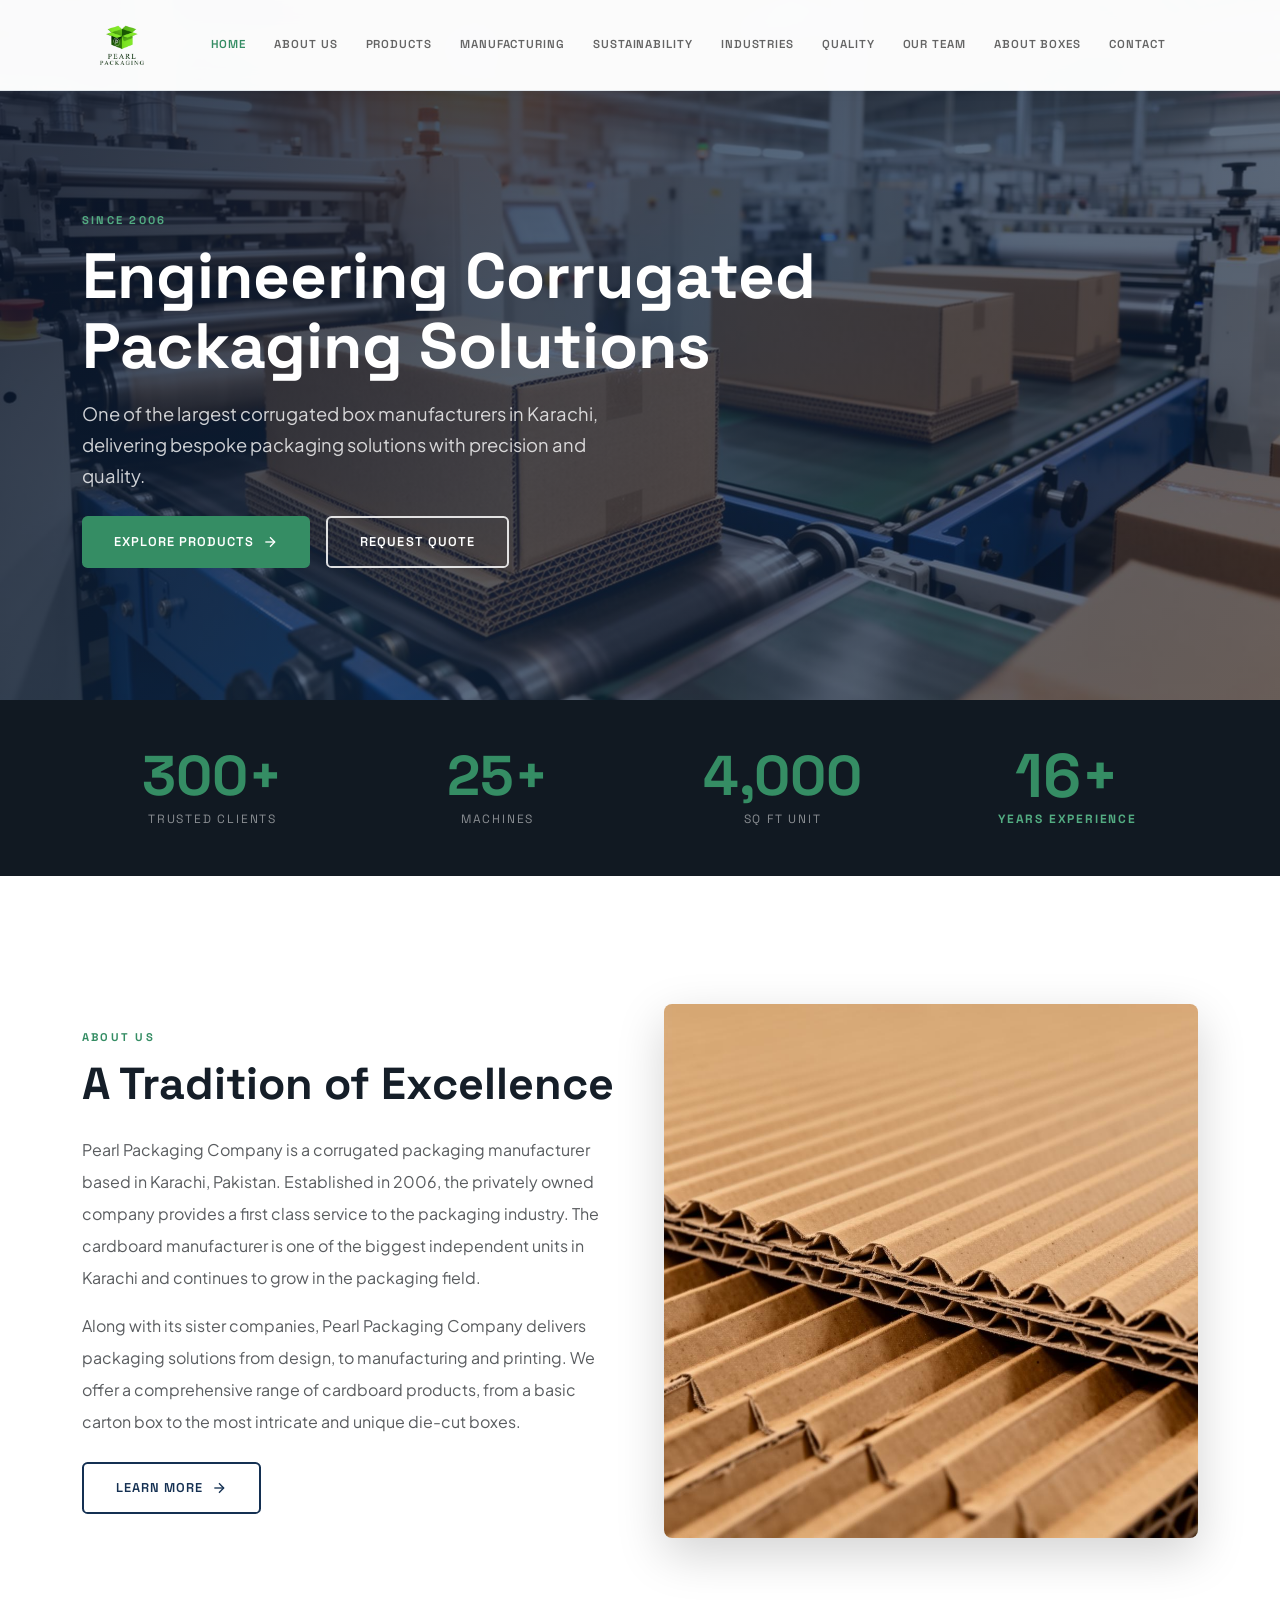
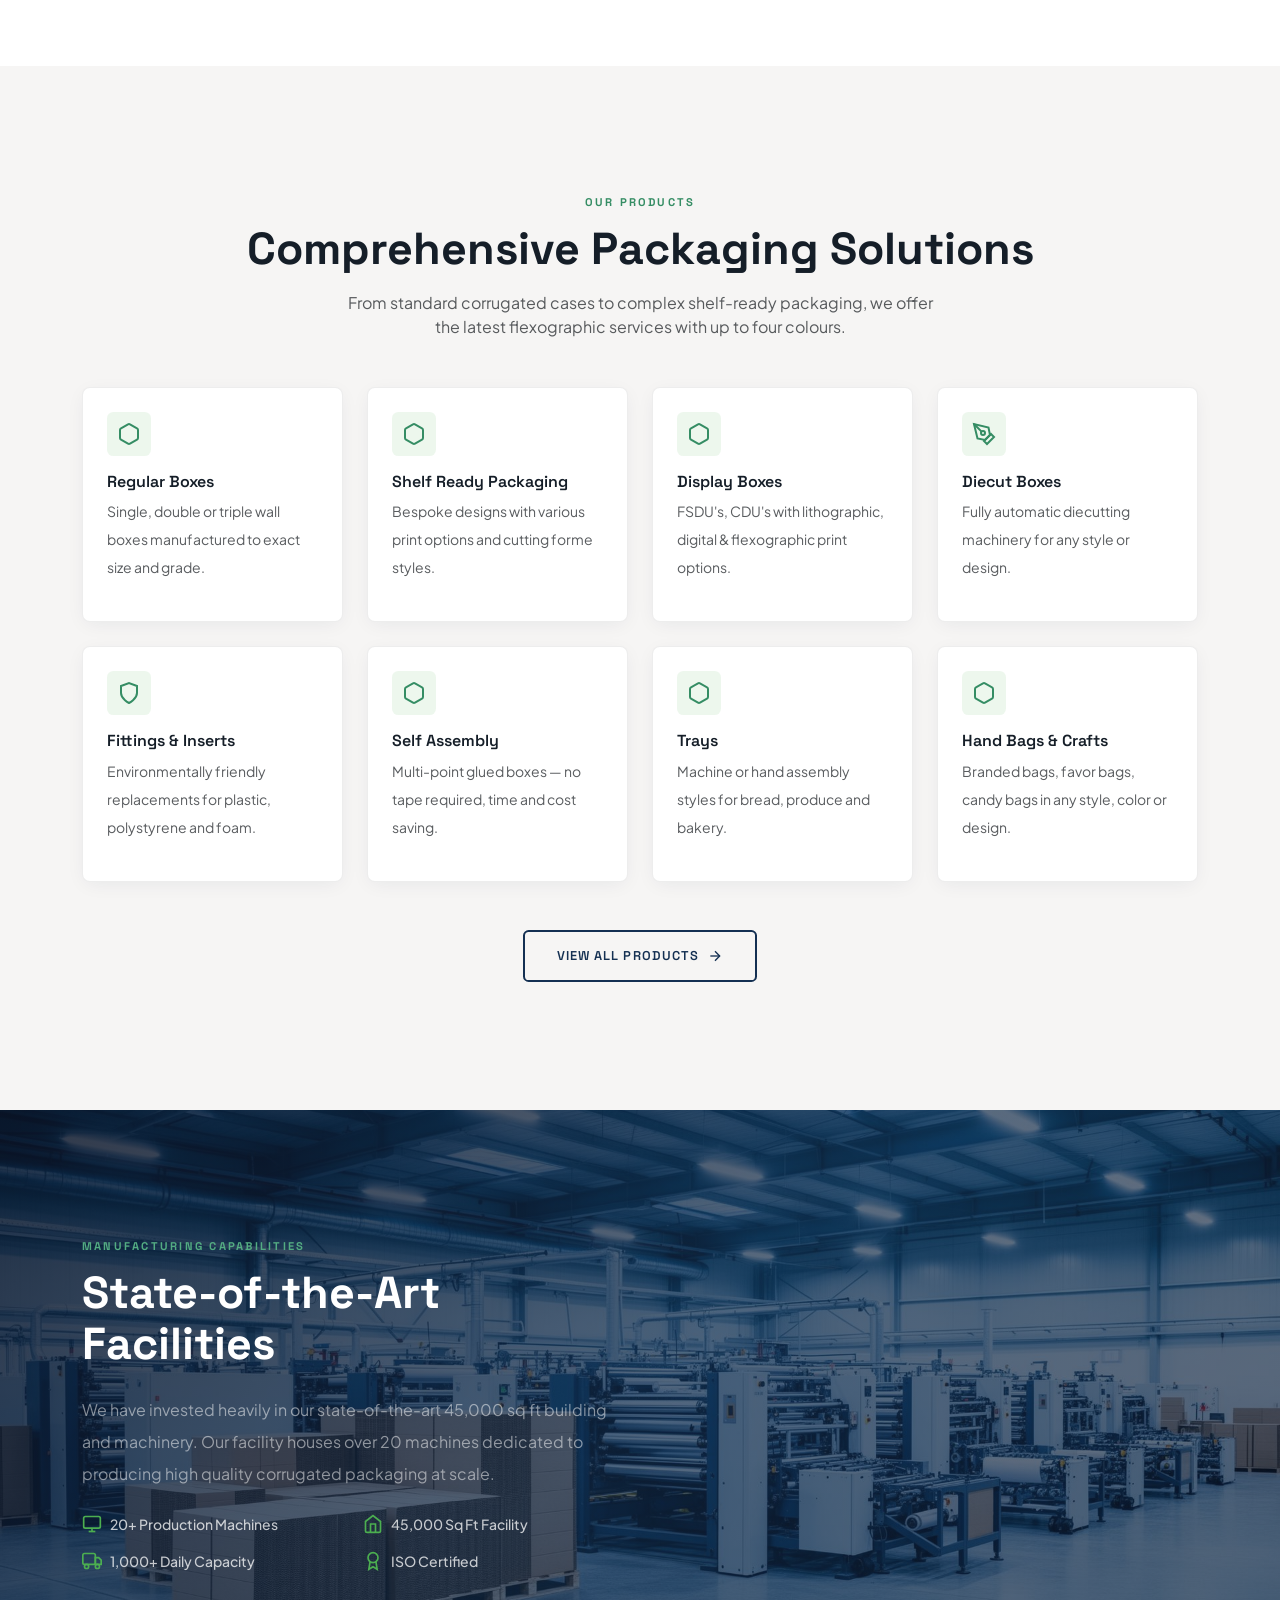
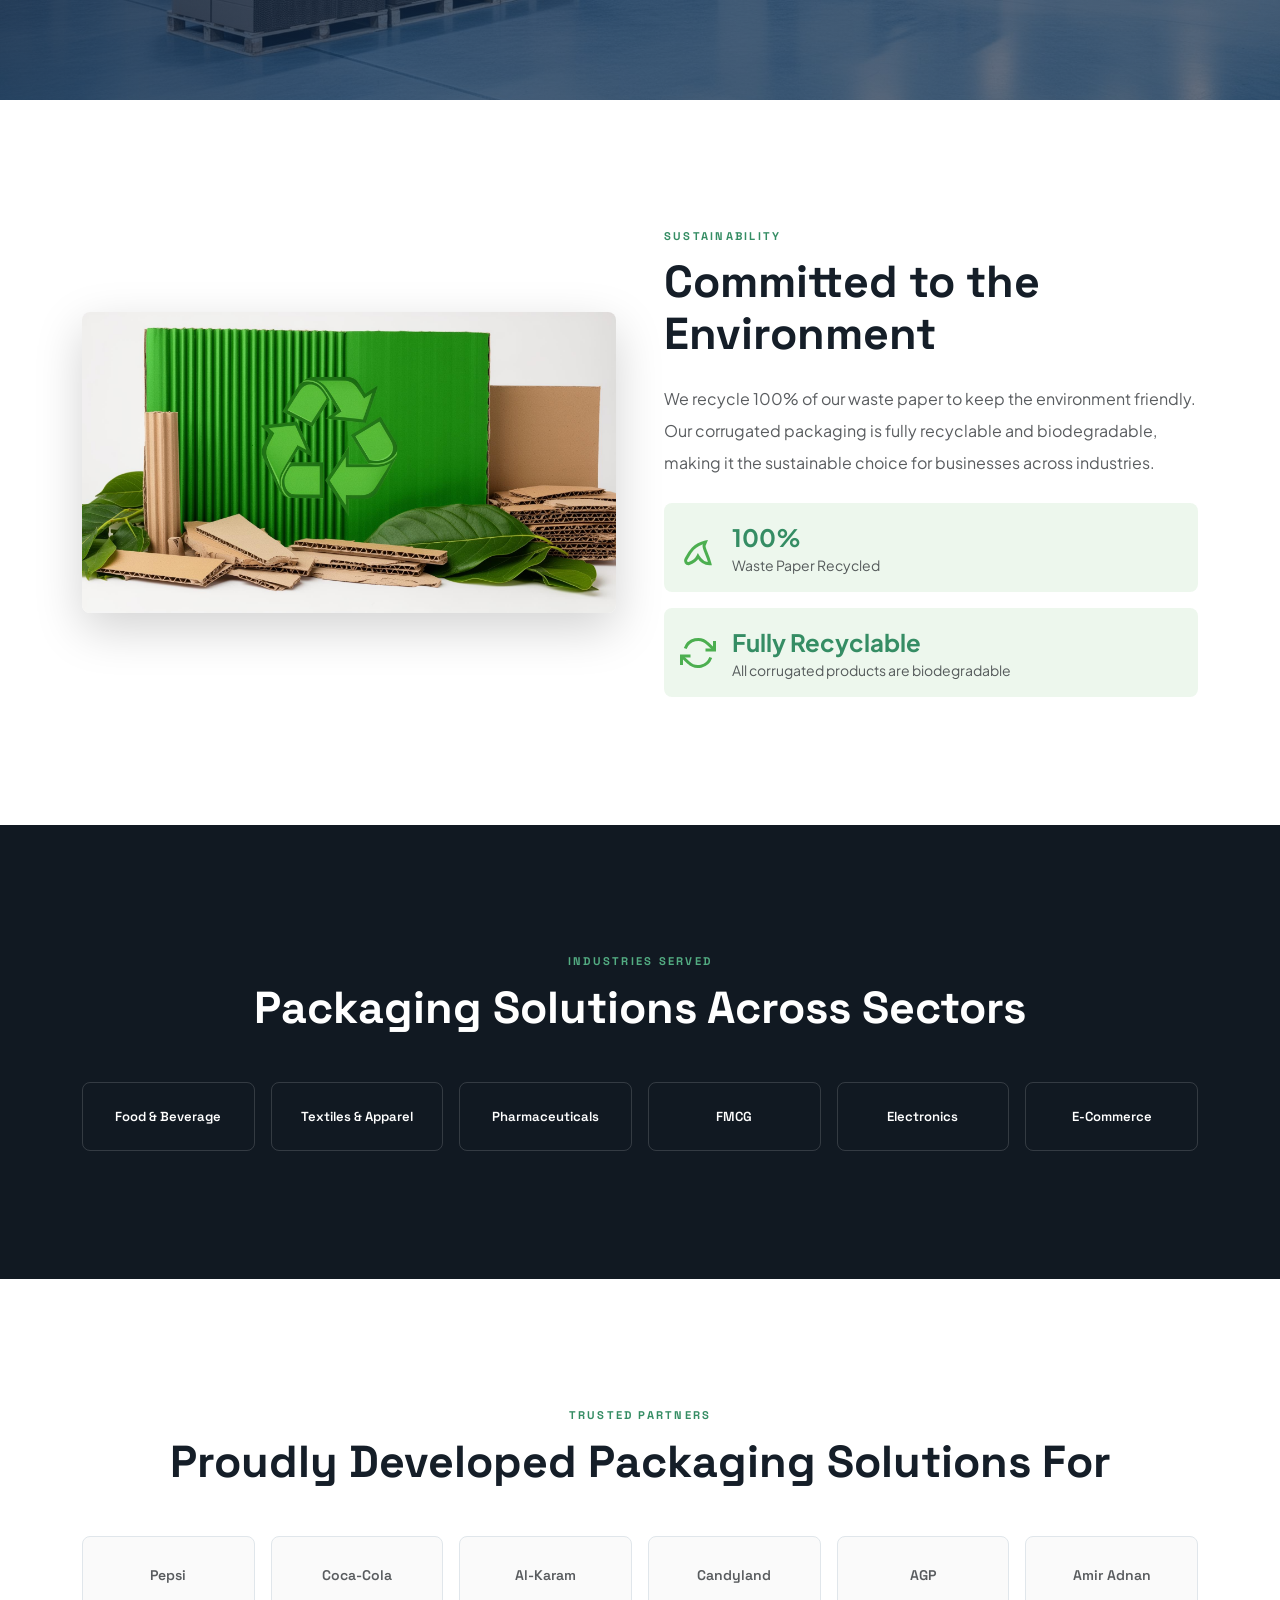
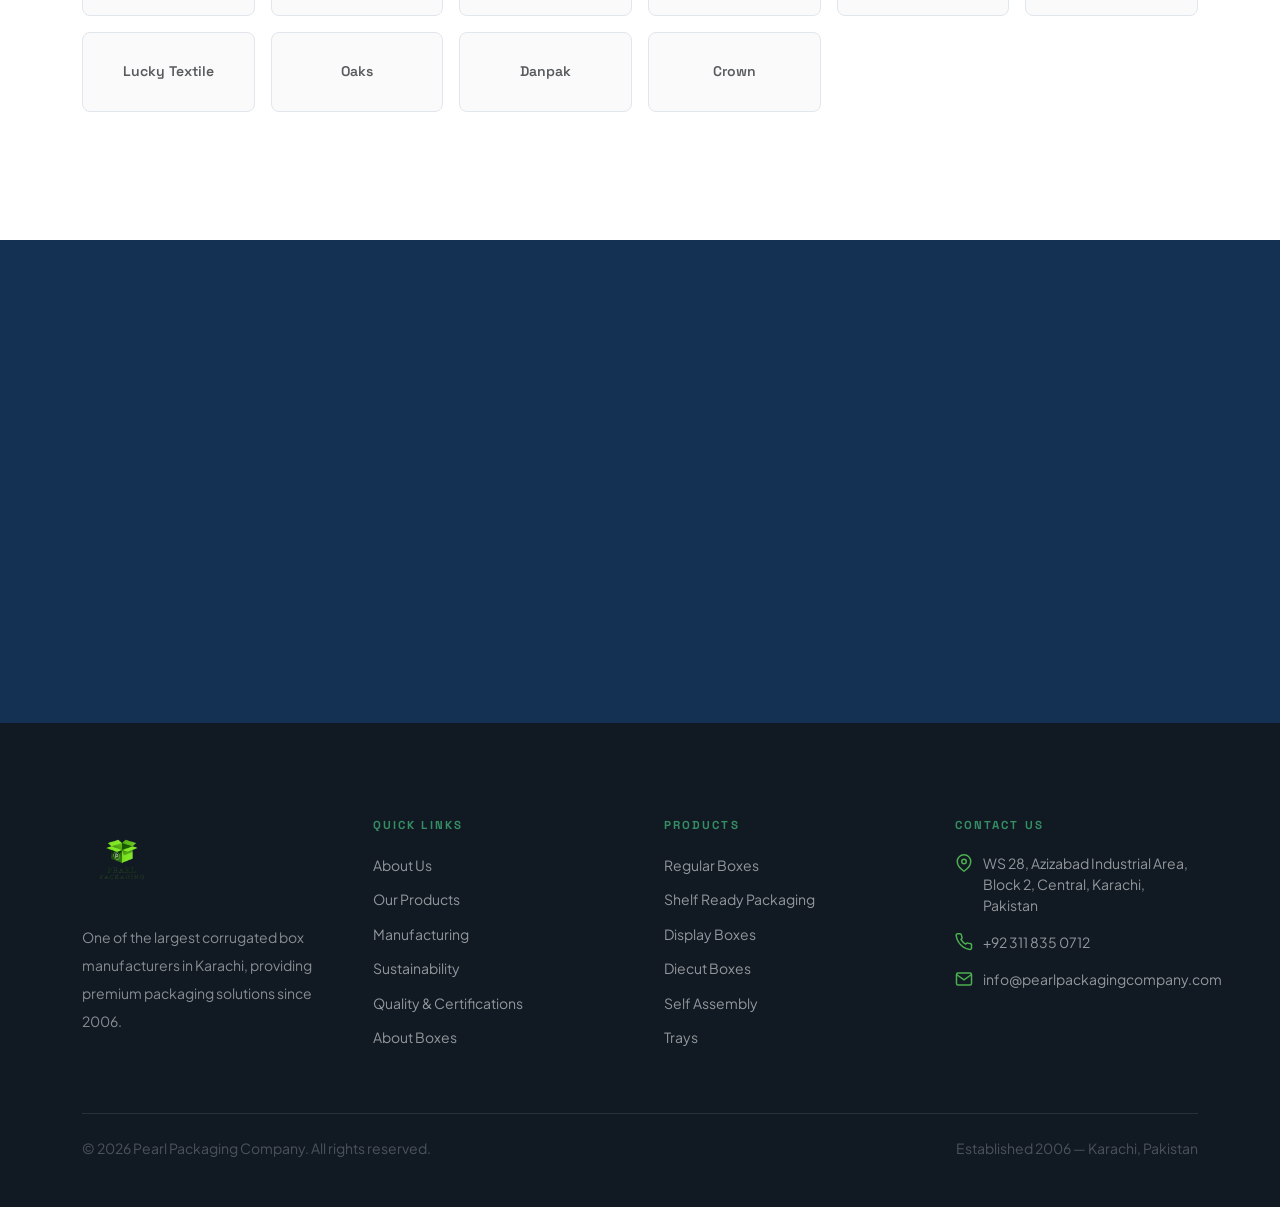
<file: index.html>
<!DOCTYPE html>
<html lang="en">
<head>
  <meta charset="UTF-8" />
  <meta name="viewport" content="width=device-width, initial-scale=1.0" />
  <title>Pearl Packaging Company – Engineering Corrugated Packaging Solutions</title>
  <link href="https://cdn.jsdelivr.net/npm/bootstrap@5.3.3/dist/css/bootstrap.min.css" rel="stylesheet" />
  <link href="https://fonts.googleapis.com/css2?family=Plus+Jakarta+Sans:wght@300;400;500;600;700;800&family=Space+Grotesk:wght@400;500;600;700&display=swap" rel="stylesheet" />
  <link href="style.css" rel="stylesheet" />
</head>
<body>

<!-- NAVBAR -->
<nav class="navbar navbar-expand-xl fixed-top pp-navbar">
  <div class="container-xl">
    <a class="navbar-brand" href="index.html">
      <img src="assets/pearl-logo.png" alt="Pearl Packaging" class="pp-logo" />
    </a>
    <button class="navbar-toggler border-0" type="button" data-bs-toggle="collapse" data-bs-target="#mainNav">
      <span class="navbar-toggler-icon"></span>
    </button>
    <div class="collapse navbar-collapse" id="mainNav">
      <ul class="navbar-nav mx-auto gap-1">
        <li class="nav-item"><a class="nav-link pp-nav-link active" href="index.html">Home</a></li>
        <li class="nav-item"><a class="nav-link pp-nav-link" href="about.html">About Us</a></li>
        <li class="nav-item"><a class="nav-link pp-nav-link" href="products.html">Products</a></li>
        <li class="nav-item"><a class="nav-link pp-nav-link" href="manufacturing.html">Manufacturing</a></li>
        <li class="nav-item"><a class="nav-link pp-nav-link" href="sustainability.html">Sustainability</a></li>
        <li class="nav-item"><a class="nav-link pp-nav-link" href="industries.html">Industries</a></li>
        <li class="nav-item"><a class="nav-link pp-nav-link" href="quality.html">Quality</a></li>
        <li class="nav-item"><a class="nav-link pp-nav-link" href="team.html">Our Team</a></li>
        <li class="nav-item"><a class="nav-link pp-nav-link" href="about-boxes.html">About Boxes</a></li>
        <li class="nav-item"><a class="nav-link pp-nav-link" href="contact.html">Contact</a></li>
      </ul>
      <!-- <a href="tel:+923118350712" class="d-none d-lg-flex align-items-center gap-2 text-decoration-none pp-phone">
        <svg xmlns="http://www.w3.org/2000/svg" width="16" height="16" fill="none" stroke="currentColor" stroke-width="2" viewBox="0 0 24 24" class="text-eco-green"><path d="M22 16.92v3a2 2 0 0 1-2.18 2 19.79 19.79 0 0 1-8.63-3.07A19.5 19.5 0 0 1 4.69 12 19.79 19.79 0 0 1 1.61 3.42 2 2 0 0 1 3.58 1h3a2 2 0 0 1 2 1.72c.127.96.361 1.903.7 2.81a2 2 0 0 1-.45 2.11L7.91 8.54a16 16 0 0 0 6.29 6.29l.91-.91a2 2 0 0 1 2.11-.45c.907.339 1.85.573 2.81.7A2 2 0 0 1 22 16.92z"/></svg>
        <span class="fw-semibold small">+92 311 835 0712</span>
      </a> -->
    </div>
  </div>
</nav>

<!-- HERO -->
<section class="pp-hero d-flex align-items-center">
  <img src="assets/hero-factory.jpg" alt="Pearl Packaging production line" class="pp-hero-bg" />
  <div class="pp-hero-overlay"></div>
  <div class="container-xl position-relative z-1">
    <div class="pp-hero-content fade-in-up">
      <p class="section-label text-eco-green-light">Since 2006</p>
      <h1 class="pp-hero-title">Engineering Corrugated<br>Packaging Solutions</h1>
      <p class="pp-hero-sub">One of the largest corrugated box manufacturers in Karachi, delivering bespoke packaging solutions with precision and quality.</p>
      <div class="d-flex flex-wrap gap-3 mt-4">
        <a href="products.html" class="btn-pp-primary">Explore Products <svg xmlns="http://www.w3.org/2000/svg" width="16" height="16" fill="none" stroke="currentColor" stroke-width="2" viewBox="0 0 24 24"><line x1="5" y1="12" x2="19" y2="12"/><polyline points="12 5 19 12 12 19"/></svg></a>
        <a href="contact.html" class="btn-pp-secondary">Request Quote</a>
      </div>
    </div>
  </div>
</section>

<!-- STATS BAR -->
<section class="pp-stats-bar py-5">
  <div class="container-xl">
    <div class="row g-4 text-center">
      <div class="col-6 col-md-3 fade-in-up">
        <div class="stat-number">300+</div>
        <p class="stat-label">Trusted Clients</p>
      </div>
      <div class="col-6 col-md-3 fade-in-up">
        <div class="stat-number">25+</div>
        <p class="stat-label">Machines</p>
      </div>
      <div class="col-6 col-md-3 fade-in-up">
        <div class="stat-number">4,000</div>
        <p class="stat-label">Sq Ft Unit</p>
      </div>
      <div class="col-6 col-md-3 fade-in-up">
        <div class="stat-number text-eco-green" style="transform:scale(1.1)">16+</div>
        <p class="stat-label text-eco-green-light fw-bold">Years Experience</p>
      </div>
    </div>
  </div>
</section>

<!-- ABOUT SECTION -->
<section class="section-padding">
  <div class="container-xl">
    <div class="row g-5 align-items-center">
      <div class="col-lg-6 fade-in-up">
        <p class="section-label">About Us</p>
        <h2 class="section-title mb-4">A Tradition of Excellence</h2>
        <p class="text-muted mb-3 lh-lg">Pearl Packaging Company is a corrugated packaging manufacturer based in Karachi, Pakistan. Established in 2006, the privately owned company provides a first class service to the packaging industry. The cardboard manufacturer is one of the biggest independent units in Karachi and continues to grow in the packaging field.</p>
        <p class="text-muted mb-4 lh-lg">Along with its sister companies, Pearl Packaging Company delivers packaging solutions from design, to manufacturing and printing. We offer a comprehensive range of cardboard products, from a basic carton box to the most intricate and unique die-cut boxes.</p>
        <a href="about.html" class="btn-pp-outline">Learn More <svg xmlns="http://www.w3.org/2000/svg" width="16" height="16" fill="none" stroke="currentColor" stroke-width="2" viewBox="0 0 24 24"><line x1="5" y1="12" x2="19" y2="12"/><polyline points="12 5 19 12 12 19"/></svg></a>
      </div>
      <div class="col-lg-6 fade-in-up">
        <img src="assets/corrugated-detail.jpg" alt="Corrugated cardboard detail" class="img-fluid rounded-3 shadow-lg w-100" style="aspect-ratio:1/1;object-fit:cover;" />
      </div>
    </div>
  </div>
</section>

<!-- PRODUCTS -->
<section class="section-padding pp-section-warm">
  <div class="container-xl">
    <div class="text-center mb-5 fade-in-up">
      <p class="section-label">Our Products</p>
      <h2 class="section-title mb-3">Comprehensive Packaging Solutions</h2>
      <p class="text-muted mx-auto" style="max-width:600px">From standard corrugated cases to complex shelf-ready packaging, we offer the latest flexographic services with up to four colours.</p>
    </div>
    <div class="row g-4">
      <div class="col-sm-6 col-lg-3 fade-in-up"><div class="pp-card h-100 p-4"><div class="pp-card-icon mb-3"><svg xmlns="http://www.w3.org/2000/svg" width="24" height="24" fill="none" stroke="currentColor" stroke-width="2" viewBox="0 0 24 24"><path d="M21 16V8a2 2 0 0 0-1-1.73l-7-4a2 2 0 0 0-2 0l-7 4A2 2 0 0 0 3 8v8a2 2 0 0 0 1 1.73l7 4a2 2 0 0 0 2 0l7-4A2 2 0 0 0 21 16z"/></svg></div><h5 class="pp-card-title">Regular Boxes</h5><p class="text-muted small lh-lg">Single, double or triple wall boxes manufactured to exact size and grade.</p></div></div>
      <div class="col-sm-6 col-lg-3 fade-in-up"><div class="pp-card h-100 p-4"><div class="pp-card-icon mb-3"><svg xmlns="http://www.w3.org/2000/svg" width="24" height="24" fill="none" stroke="currentColor" stroke-width="2" viewBox="0 0 24 24"><path d="M21 16V8a2 2 0 0 0-1-1.73l-7-4a2 2 0 0 0-2 0l-7 4A2 2 0 0 0 3 8v8a2 2 0 0 0 1 1.73l7 4a2 2 0 0 0 2 0l7-4A2 2 0 0 0 21 16z"/></svg></div><h5 class="pp-card-title">Shelf Ready Packaging</h5><p class="text-muted small lh-lg">Bespoke designs with various print options and cutting forme styles.</p></div></div>
      <div class="col-sm-6 col-lg-3 fade-in-up"><div class="pp-card h-100 p-4"><div class="pp-card-icon mb-3"><svg xmlns="http://www.w3.org/2000/svg" width="24" height="24" fill="none" stroke="currentColor" stroke-width="2" viewBox="0 0 24 24"><path d="M21 16V8a2 2 0 0 0-1-1.73l-7-4a2 2 0 0 0-2 0l-7 4A2 2 0 0 0 3 8v8a2 2 0 0 0 1 1.73l7 4a2 2 0 0 0 2 0l7-4A2 2 0 0 0 21 16z"/></svg></div><h5 class="pp-card-title">Display Boxes</h5><p class="text-muted small lh-lg">FSDU's, CDU's with lithographic, digital & flexographic print options.</p></div></div>
      <div class="col-sm-6 col-lg-3 fade-in-up"><div class="pp-card h-100 p-4"><div class="pp-card-icon mb-3"><svg xmlns="http://www.w3.org/2000/svg" width="24" height="24" fill="none" stroke="currentColor" stroke-width="2" viewBox="0 0 24 24"><path d="M12 19l7-7 3 3-7 7-3-3z"/><path d="M18 13l-1.5-7.5L2 2l3.5 14.5L13 18l5-5z"/><path d="M2 2l7.586 7.586"/><circle cx="11" cy="11" r="2"/></svg></div><h5 class="pp-card-title">Diecut Boxes</h5><p class="text-muted small lh-lg">Fully automatic diecutting machinery for any style or design.</p></div></div>
      <div class="col-sm-6 col-lg-3 fade-in-up"><div class="pp-card h-100 p-4"><div class="pp-card-icon mb-3"><svg xmlns="http://www.w3.org/2000/svg" width="24" height="24" fill="none" stroke="currentColor" stroke-width="2" viewBox="0 0 24 24"><path d="M12 22s8-4 8-10V5l-8-3-8 3v7c0 6 8 10 8 10z"/></svg></div><h5 class="pp-card-title">Fittings & Inserts</h5><p class="text-muted small lh-lg">Environmentally friendly replacements for plastic, polystyrene and foam.</p></div></div>
      <div class="col-sm-6 col-lg-3 fade-in-up"><div class="pp-card h-100 p-4"><div class="pp-card-icon mb-3"><svg xmlns="http://www.w3.org/2000/svg" width="24" height="24" fill="none" stroke="currentColor" stroke-width="2" viewBox="0 0 24 24"><path d="M21 16V8a2 2 0 0 0-1-1.73l-7-4a2 2 0 0 0-2 0l-7 4A2 2 0 0 0 3 8v8a2 2 0 0 0 1 1.73l7 4a2 2 0 0 0 2 0l7-4A2 2 0 0 0 21 16z"/></svg></div><h5 class="pp-card-title">Self Assembly</h5><p class="text-muted small lh-lg">Multi-point glued boxes — no tape required, time and cost saving.</p></div></div>
      <div class="col-sm-6 col-lg-3 fade-in-up"><div class="pp-card h-100 p-4"><div class="pp-card-icon mb-3"><svg xmlns="http://www.w3.org/2000/svg" width="24" height="24" fill="none" stroke="currentColor" stroke-width="2" viewBox="0 0 24 24"><path d="M21 16V8a2 2 0 0 0-1-1.73l-7-4a2 2 0 0 0-2 0l-7 4A2 2 0 0 0 3 8v8a2 2 0 0 0 1 1.73l7 4a2 2 0 0 0 2 0l7-4A2 2 0 0 0 21 16z"/></svg></div><h5 class="pp-card-title">Trays</h5><p class="text-muted small lh-lg">Machine or hand assembly styles for bread, produce and bakery.</p></div></div>
      <div class="col-sm-6 col-lg-3 fade-in-up"><div class="pp-card h-100 p-4"><div class="pp-card-icon mb-3"><svg xmlns="http://www.w3.org/2000/svg" width="24" height="24" fill="none" stroke="currentColor" stroke-width="2" viewBox="0 0 24 24"><path d="M21 16V8a2 2 0 0 0-1-1.73l-7-4a2 2 0 0 0-2 0l-7 4A2 2 0 0 0 3 8v8a2 2 0 0 0 1 1.73l7 4a2 2 0 0 0 2 0l7-4A2 2 0 0 0 21 16z"/></svg></div><h5 class="pp-card-title">Hand Bags & Crafts</h5><p class="text-muted small lh-lg">Branded bags, favor bags, candy bags in any style, color or design.</p></div></div>
    </div>
    <div class="text-center mt-5 fade-in-up">
      <a href="products.html" class="btn-pp-outline">View All Products <svg xmlns="http://www.w3.org/2000/svg" width="16" height="16" fill="none" stroke="currentColor" stroke-width="2" viewBox="0 0 24 24"><line x1="5" y1="12" x2="19" y2="12"/><polyline points="12 5 19 12 12 19"/></svg></a>
    </div>
  </div>
</section>

<!-- MANUFACTURING BG SECTION -->
<section class="pp-bg-section section-padding position-relative">
  <img src="assets/facility.jpg" alt="Manufacturing facility" class="pp-hero-bg" />
  <div class="pp-hero-overlay"></div>
  <div class="container-xl position-relative z-1">
    <div class="row">
      <div class="col-lg-6 fade-in-up">
        <p class="section-label text-eco-green-light">Manufacturing Capabilities</p>
        <h2 class="section-title text-white mb-4">State-of-the-Art Facilities</h2>
        <p class="text-white-50 lh-lg mb-4">We have invested heavily in our state-of-the-art 45,000 sq ft building and machinery. Our facility houses over 20 machines dedicated to producing high quality corrugated packaging at scale.</p>
        <div class="row g-3">
          <div class="col-6"><div class="d-flex align-items-center gap-2"><svg xmlns="http://www.w3.org/2000/svg" width="20" height="20" fill="none" stroke="#4caf50" stroke-width="2" viewBox="0 0 24 24"><rect x="2" y="3" width="20" height="14" rx="2"/><line x1="8" y1="21" x2="16" y2="21"/><line x1="12" y1="17" x2="12" y2="21"/></svg><span class="text-white-75 small fw-medium">20+ Production Machines</span></div></div>
          <div class="col-6"><div class="d-flex align-items-center gap-2"><svg xmlns="http://www.w3.org/2000/svg" width="20" height="20" fill="none" stroke="#4caf50" stroke-width="2" viewBox="0 0 24 24"><path d="M3 9l9-7 9 7v11a2 2 0 0 1-2 2H5a2 2 0 0 1-2-2z"/><polyline points="9 22 9 12 15 12 15 22"/></svg><span class="text-white-75 small fw-medium">45,000 Sq Ft Facility</span></div></div>
          <div class="col-6"><div class="d-flex align-items-center gap-2"><svg xmlns="http://www.w3.org/2000/svg" width="20" height="20" fill="none" stroke="#4caf50" stroke-width="2" viewBox="0 0 24 24"><rect x="1" y="3" width="15" height="13" rx="2"/><polygon points="16 8 20 8 23 11 23 16 16 16 16 8"/><circle cx="5.5" cy="18.5" r="2.5"/><circle cx="18.5" cy="18.5" r="2.5"/></svg><span class="text-white-75 small fw-medium">1,000+ Daily Capacity</span></div></div>
          <div class="col-6"><div class="d-flex align-items-center gap-2"><svg xmlns="http://www.w3.org/2000/svg" width="20" height="20" fill="none" stroke="#4caf50" stroke-width="2" viewBox="0 0 24 24"><circle cx="12" cy="8" r="6"/><path d="M15.477 12.89 17 22l-5-3-5 3 1.523-9.11"/></svg><span class="text-white-75 small fw-medium">ISO Certified</span></div></div>
        </div>
      </div>
    </div>
  </div>
</section>

<!-- SUSTAINABILITY -->
<section class="section-padding">
  <div class="container-xl">
    <div class="row g-5 align-items-center">
      <div class="col-lg-6 fade-in-up order-lg-1 order-2">
        <img src="assets/sustainability.jpg" alt="Sustainability" class="img-fluid rounded-3 shadow-lg w-100" style="aspect-ratio:16/9;object-fit:cover;" />
      </div>
      <div class="col-lg-6 fade-in-up order-lg-2 order-1">
        <p class="section-label">Sustainability</p>
        <h2 class="section-title mb-4">Committed to the Environment</h2>
        <p class="text-muted lh-lg mb-4">We recycle 100% of our waste paper to keep the environment friendly. Our corrugated packaging is fully recyclable and biodegradable, making it the sustainable choice for businesses across industries.</p>
        <div class="d-flex align-items-center gap-3 p-3 rounded-3 mb-3" style="background:rgba(76,175,80,0.1)">
          <div class="flex-shrink-0"><svg xmlns="http://www.w3.org/2000/svg" width="36" height="36" fill="none" stroke="#4caf50" stroke-width="2" viewBox="0 0 24 24"><path d="M17 8C8 10 5.9 16.17 3.82 19.82A2 2 0 0 0 5.6 22.5c2.63-.91 5.17-2.41 6.4-5 1.46 2.47 4.32 5.13 8 5-1.5-6-4-9.5-4-12z"/></svg></div>
          <div><div class="fw-bold fs-4 text-eco-green">100%</div><p class="text-muted small mb-0">Waste Paper Recycled</p></div>
        </div>
        <div class="d-flex align-items-center gap-3 p-3 rounded-3" style="background:rgba(76,175,80,0.1)">
          <div class="flex-shrink-0"><svg xmlns="http://www.w3.org/2000/svg" width="36" height="36" fill="none" stroke="#4caf50" stroke-width="2" viewBox="0 0 24 24"><polyline points="23 4 23 10 17 10"/><polyline points="1 20 1 14 7 14"/><path d="M3.51 9a9 9 0 0 1 14.85-3.36L23 10M1 14l4.64 4.36A9 9 0 0 0 20.49 15"/></svg></div>
          <div><div class="fw-bold fs-4 text-eco-green">Fully Recyclable</div><p class="text-muted small mb-0">All corrugated products are biodegradable</p></div>
        </div>
      </div>
    </div>
  </div>
</section>

<!-- INDUSTRIES -->
<section class="section-padding pp-section-dark">
  <div class="container-xl">
    <div class="text-center mb-5 fade-in-up">
      <p class="section-label text-eco-green-light">Industries Served</p>
      <h2 class="section-title text-white mb-3">Packaging Solutions Across Sectors</h2>
    </div>
    <div class="row g-3 justify-content-center">
      <div class="col-6 col-md-4 col-lg-2 fade-in-up"><div class="pp-industry-tile text-center p-4">Food & Beverage</div></div>
      <div class="col-6 col-md-4 col-lg-2 fade-in-up"><div class="pp-industry-tile text-center p-4">Textiles & Apparel</div></div>
      <div class="col-6 col-md-4 col-lg-2 fade-in-up"><div class="pp-industry-tile text-center p-4">Pharmaceuticals</div></div>
      <div class="col-6 col-md-4 col-lg-2 fade-in-up"><div class="pp-industry-tile text-center p-4">FMCG</div></div>
      <div class="col-6 col-md-4 col-lg-2 fade-in-up"><div class="pp-industry-tile text-center p-4">Electronics</div></div>
      <div class="col-6 col-md-4 col-lg-2 fade-in-up"><div class="pp-industry-tile text-center p-4">E-Commerce</div></div>
    </div>
  </div>
</section>

<!-- CLIENTS -->
<section class="section-padding">
  <div class="container-xl">
    <div class="text-center mb-5 fade-in-up">
      <p class="section-label">Trusted Partners</p>
      <h2 class="section-title mb-3">Proudly Developed Packaging Solutions For</h2>
    </div>
    <div class="row g-3">
      <div class="col-4 col-md-3 col-lg-2 fade-in-up"><div class="pp-client-tile d-flex align-items-center justify-content-center h-100 py-4 px-2"><span class="fw-semibold text-muted small text-center">Pepsi</span></div></div>
      <div class="col-4 col-md-3 col-lg-2 fade-in-up"><div class="pp-client-tile d-flex align-items-center justify-content-center h-100 py-4 px-2"><span class="fw-semibold text-muted small text-center">Coca-Cola</span></div></div>
      <div class="col-4 col-md-3 col-lg-2 fade-in-up"><div class="pp-client-tile d-flex align-items-center justify-content-center h-100 py-4 px-2"><span class="fw-semibold text-muted small text-center">Al-Karam</span></div></div>
      <div class="col-4 col-md-3 col-lg-2 fade-in-up"><div class="pp-client-tile d-flex align-items-center justify-content-center h-100 py-4 px-2"><span class="fw-semibold text-muted small text-center">Candyland</span></div></div>
      <div class="col-4 col-md-3 col-lg-2 fade-in-up"><div class="pp-client-tile d-flex align-items-center justify-content-center h-100 py-4 px-2"><span class="fw-semibold text-muted small text-center">AGP</span></div></div>
      <div class="col-4 col-md-3 col-lg-2 fade-in-up"><div class="pp-client-tile d-flex align-items-center justify-content-center h-100 py-4 px-2"><span class="fw-semibold text-muted small text-center">Amir Adnan</span></div></div>
      <div class="col-4 col-md-3 col-lg-2 fade-in-up"><div class="pp-client-tile d-flex align-items-center justify-content-center h-100 py-4 px-2"><span class="fw-semibold text-muted small text-center">Lucky Textile</span></div></div>
      <div class="col-4 col-md-3 col-lg-2 fade-in-up"><div class="pp-client-tile d-flex align-items-center justify-content-center h-100 py-4 px-2"><span class="fw-semibold text-muted small text-center">Oaks</span></div></div>
      <div class="col-4 col-md-3 col-lg-2 fade-in-up"><div class="pp-client-tile d-flex align-items-center justify-content-center h-100 py-4 px-2"><span class="fw-semibold text-muted small text-center">Danpak</span></div></div>
      <div class="col-4 col-md-3 col-lg-2 fade-in-up"><div class="pp-client-tile d-flex align-items-center justify-content-center h-100 py-4 px-2"><span class="fw-semibold text-muted small text-center">Crown</span></div></div>
      <div class="col-4 col-md-3 col-lg-2 fade-in-up"><div class="pp-client-tile d-flex align-items-center justify-content-center h-100 py-4 px-2"><span class="fw-semibold text-muted small text-center">Slice</span></div></div>
      <div class="col-4 col-md-3 col-lg-2 fade-in-up"><div class="pp-client-tile d-flex align-items-center justify-content-center h-100 py-4 px-2"><span class="fw-semibold text-muted small text-center">Karam</span></div></div>
    </div>
  </div>
</section>

<!-- CTA -->
<section class="section-padding pp-section-blue text-center">
  <div class="container-xl fade-in-up">
    <h2 class="section-title text-white mb-3">Ready to Elevate Your Packaging?</h2>
    <p class="text-white-50 fs-5 mb-5 mx-auto" style="max-width:520px">Get in touch with our team to discuss your packaging requirements and receive a competitive quote.</p>
    <div class="d-flex flex-wrap justify-content-center gap-3">
      <a href="contact.html" class="btn-pp-primary">Contact Us <svg xmlns="http://www.w3.org/2000/svg" width="16" height="16" fill="none" stroke="currentColor" stroke-width="2" viewBox="0 0 24 24"><line x1="5" y1="12" x2="19" y2="12"/><polyline points="12 5 19 12 12 19"/></svg></a>
      <a href="products.html" class="btn-pp-secondary">View Products</a>
    </div>
  </div>
</section>

<!-- FOOTER -->
<footer class="pp-section-dark pt-5">
  <div class="container-xl py-5">
    <div class="row g-5">
      <div class="col-lg-3 col-md-6">
        <a href="index.html" class="d-inline-block mb-4"><img src="assets/pearl-logo.png" alt="Pearl Packaging" class="pp-logo" /></a>
        <p class="text-white-50 small lh-lg">One of the largest corrugated box manufacturers in Karachi, providing premium packaging solutions since 2006.</p>
      </div>
      <div class="col-lg-3 col-md-6">
        <h5 class="pp-footer-heading">Quick Links</h5>
        <ul class="list-unstyled pp-footer-links">
          <li><a href="about.html">About Us</a></li>
          <li><a href="products.html">Our Products</a></li>
          <li><a href="manufacturing.html">Manufacturing</a></li>
          <li><a href="sustainability.html">Sustainability</a></li>
          <li><a href="quality.html">Quality & Certifications</a></li>
          <li><a href="about-boxes.html">About Boxes</a></li>
        </ul>
      </div>
      <div class="col-lg-3 col-md-6">
        <h5 class="pp-footer-heading">Products</h5>
        <ul class="list-unstyled pp-footer-links">
          <li><a href="products.html">Regular Boxes</a></li>
          <li><a href="products.html">Shelf Ready Packaging</a></li>
          <li><a href="products.html">Display Boxes</a></li>
          <li><a href="products.html">Diecut Boxes</a></li>
          <li><a href="products.html">Self Assembly</a></li>
          <li><a href="products.html">Trays</a></li>
        </ul>
      </div>
      <div class="col-lg-3 col-md-6">
        <h5 class="pp-footer-heading">Contact Us</h5>
        <ul class="list-unstyled pp-footer-contact">
          <li><svg xmlns="http://www.w3.org/2000/svg" width="18" height="18" fill="none" stroke="#4caf50" stroke-width="2" viewBox="0 0 24 24"><path d="M21 10c0 7-9 13-9 13s-9-6-9-13a9 9 0 0 1 18 0z"/><circle cx="12" cy="10" r="3"/></svg><span>WS 28, Azizabad Industrial Area, Block 2, Central, Karachi, Pakistan</span></li>
          <li><svg xmlns="http://www.w3.org/2000/svg" width="18" height="18" fill="none" stroke="#4caf50" stroke-width="2" viewBox="0 0 24 24"><path d="M22 16.92v3a2 2 0 0 1-2.18 2 19.79 19.79 0 0 1-8.63-3.07A19.5 19.5 0 0 1 4.69 12 19.79 19.79 0 0 1 1.61 3.42 2 2 0 0 1 3.58 1h3a2 2 0 0 1 2 1.72c.127.96.361 1.903.7 2.81a2 2 0 0 1-.45 2.11L7.91 8.54a16 16 0 0 0 6.29 6.29l.91-.91a2 2 0 0 1 2.11-.45c.907.339 1.85.573 2.81.7A2 2 0 0 1 22 16.92z"/></svg><a href="tel:+923118350712">+92 311 835 0712</a></li>
          <li><svg xmlns="http://www.w3.org/2000/svg" width="18" height="18" fill="none" stroke="#4caf50" stroke-width="2" viewBox="0 0 24 24"><path d="M4 4h16c1.1 0 2 .9 2 2v12c0 1.1-.9 2-2 2H4c-1.1 0-2-.9-2-2V6c0-1.1.9-2 2-2z"/><polyline points="22,6 12,13 2,6"/></svg><a href="mailto:info@pearlpackagingcompany.com">info@pearlpackagingcompany.com</a></li>
        </ul>
      </div>
    </div>
    <hr class="border-secondary mt-5 mb-4" />
    <div class="d-flex flex-column flex-md-row justify-content-between align-items-center gap-2">
      <p class="text-white-25 small mb-0">© <span id="yr"></span> Pearl Packaging Company. All rights reserved.</p>
      <p class="text-white-25 small mb-0">Established 2006 — Karachi, Pakistan</p>
    </div>
  </div>
</footer>

<script src="https://cdn.jsdelivr.net/npm/bootstrap@5.3.3/dist/js/bootstrap.bundle.min.js"></script>
<script src="script.js"></script>
</body>
</html>
</file>
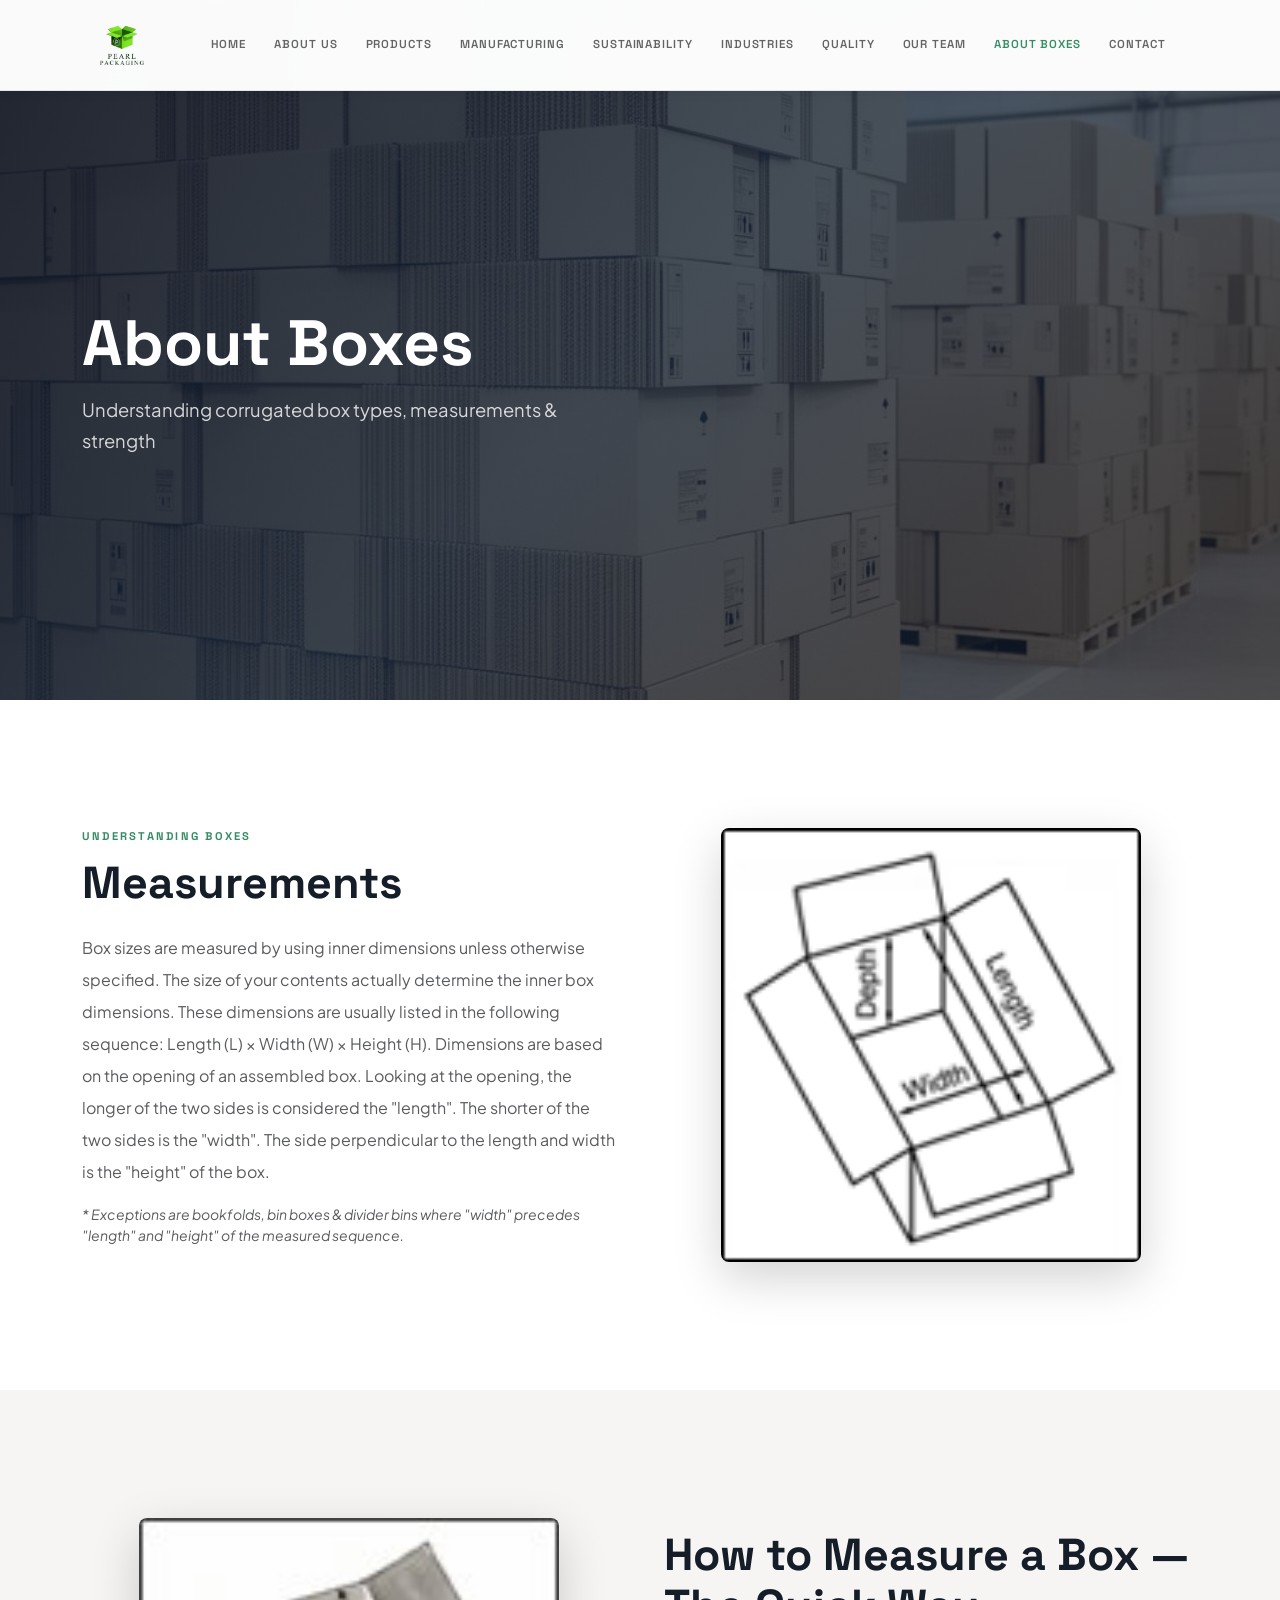
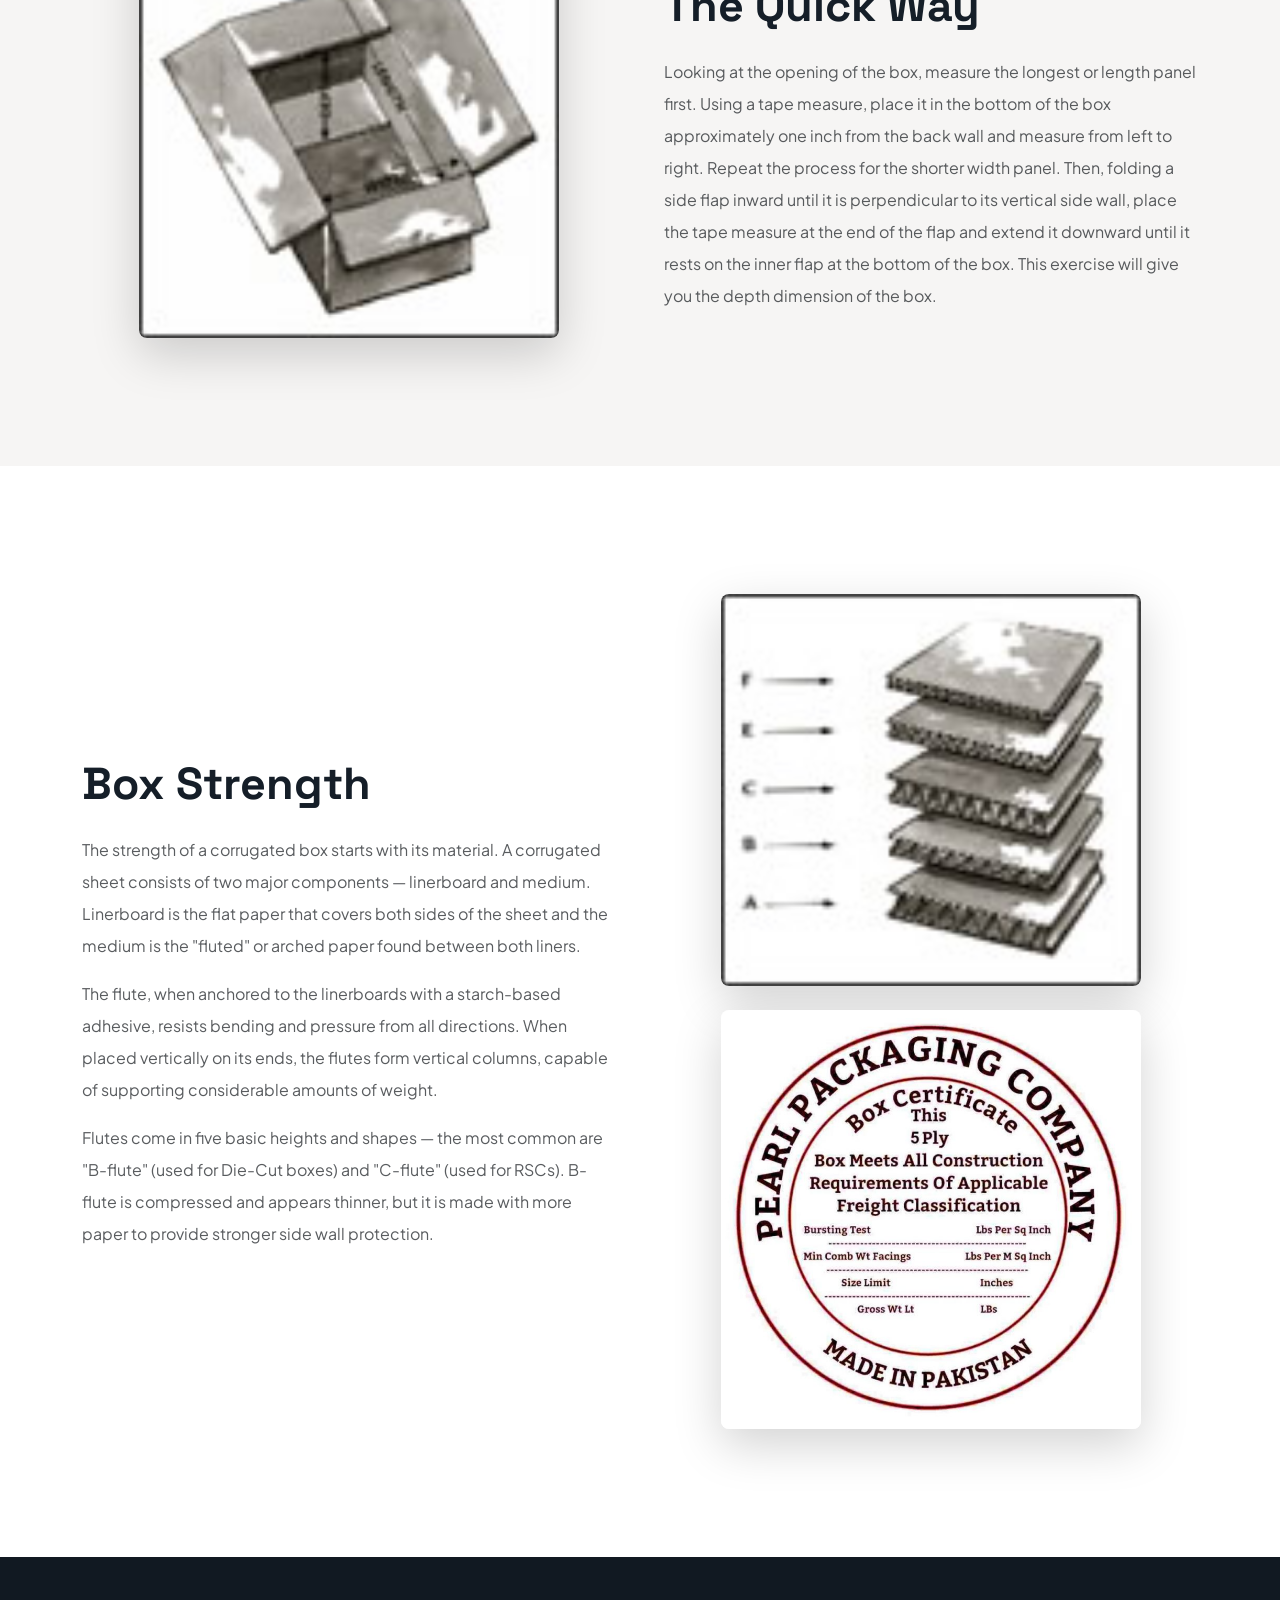
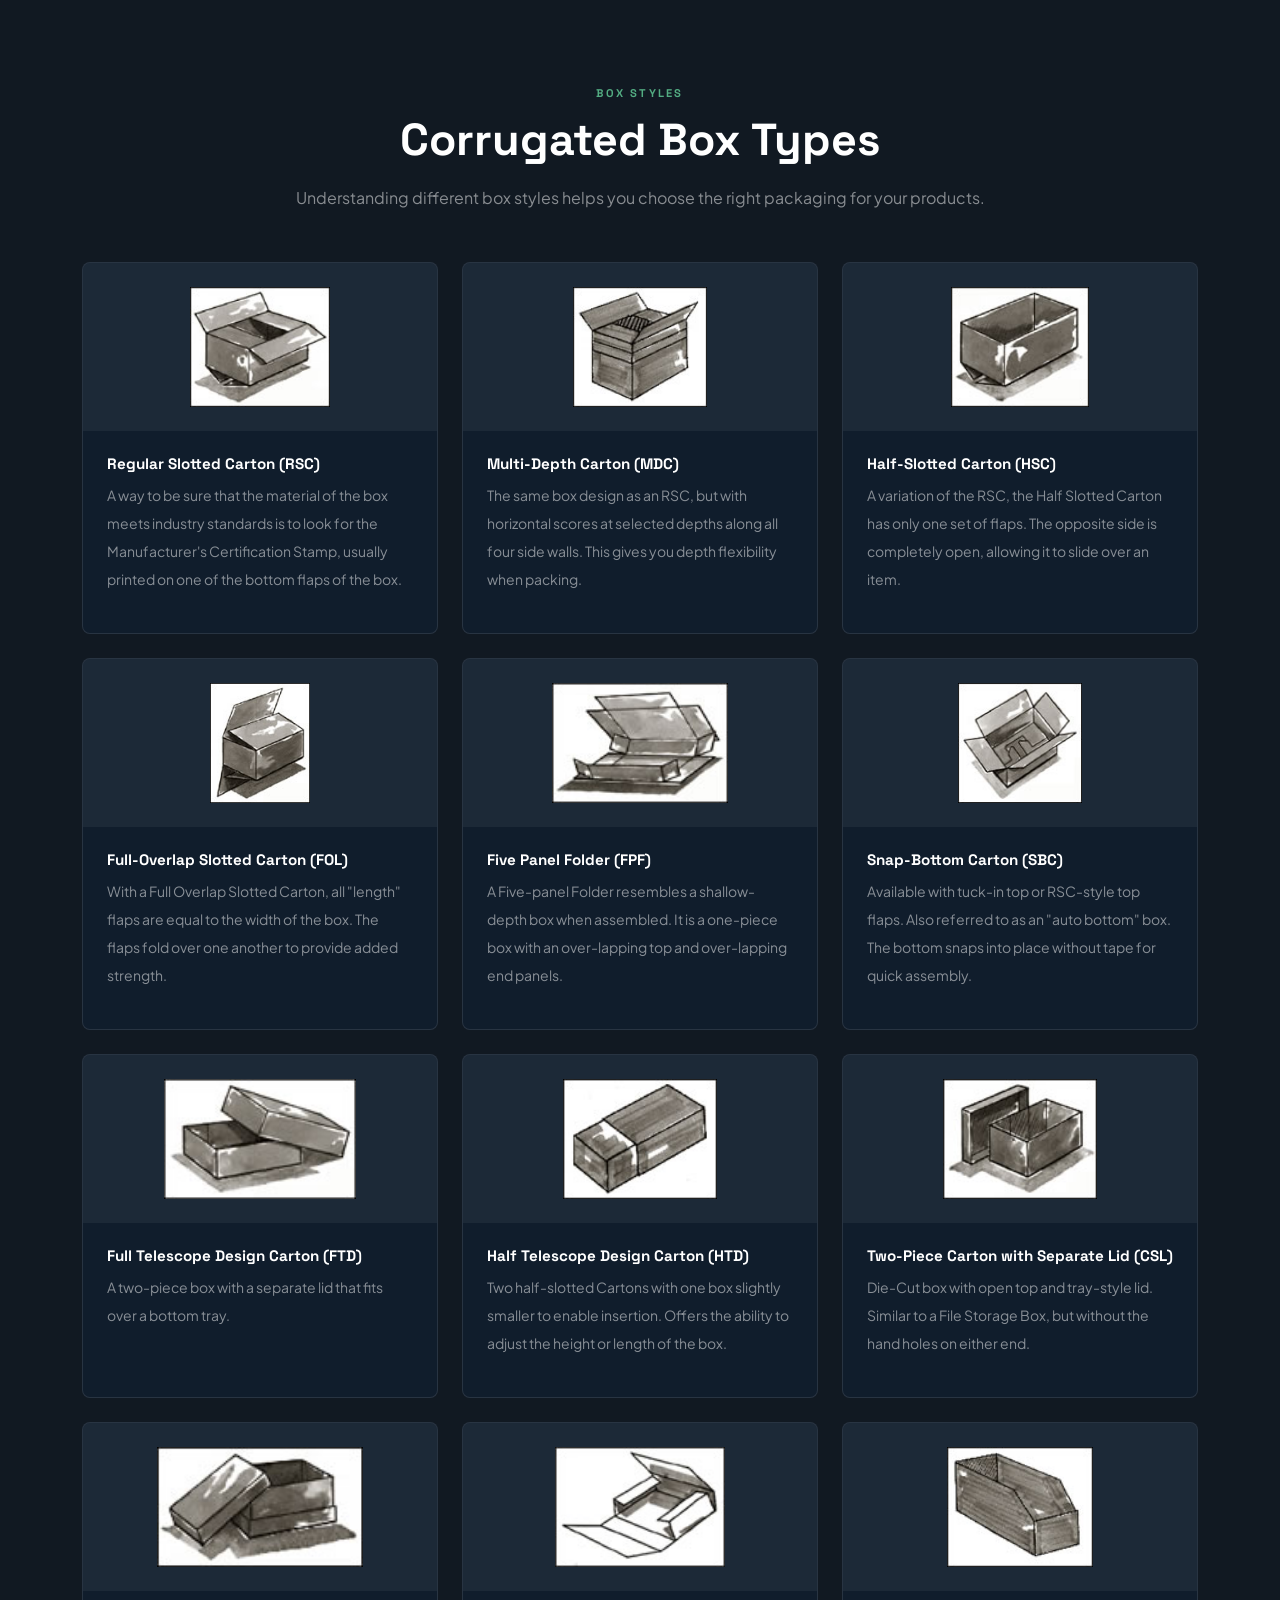
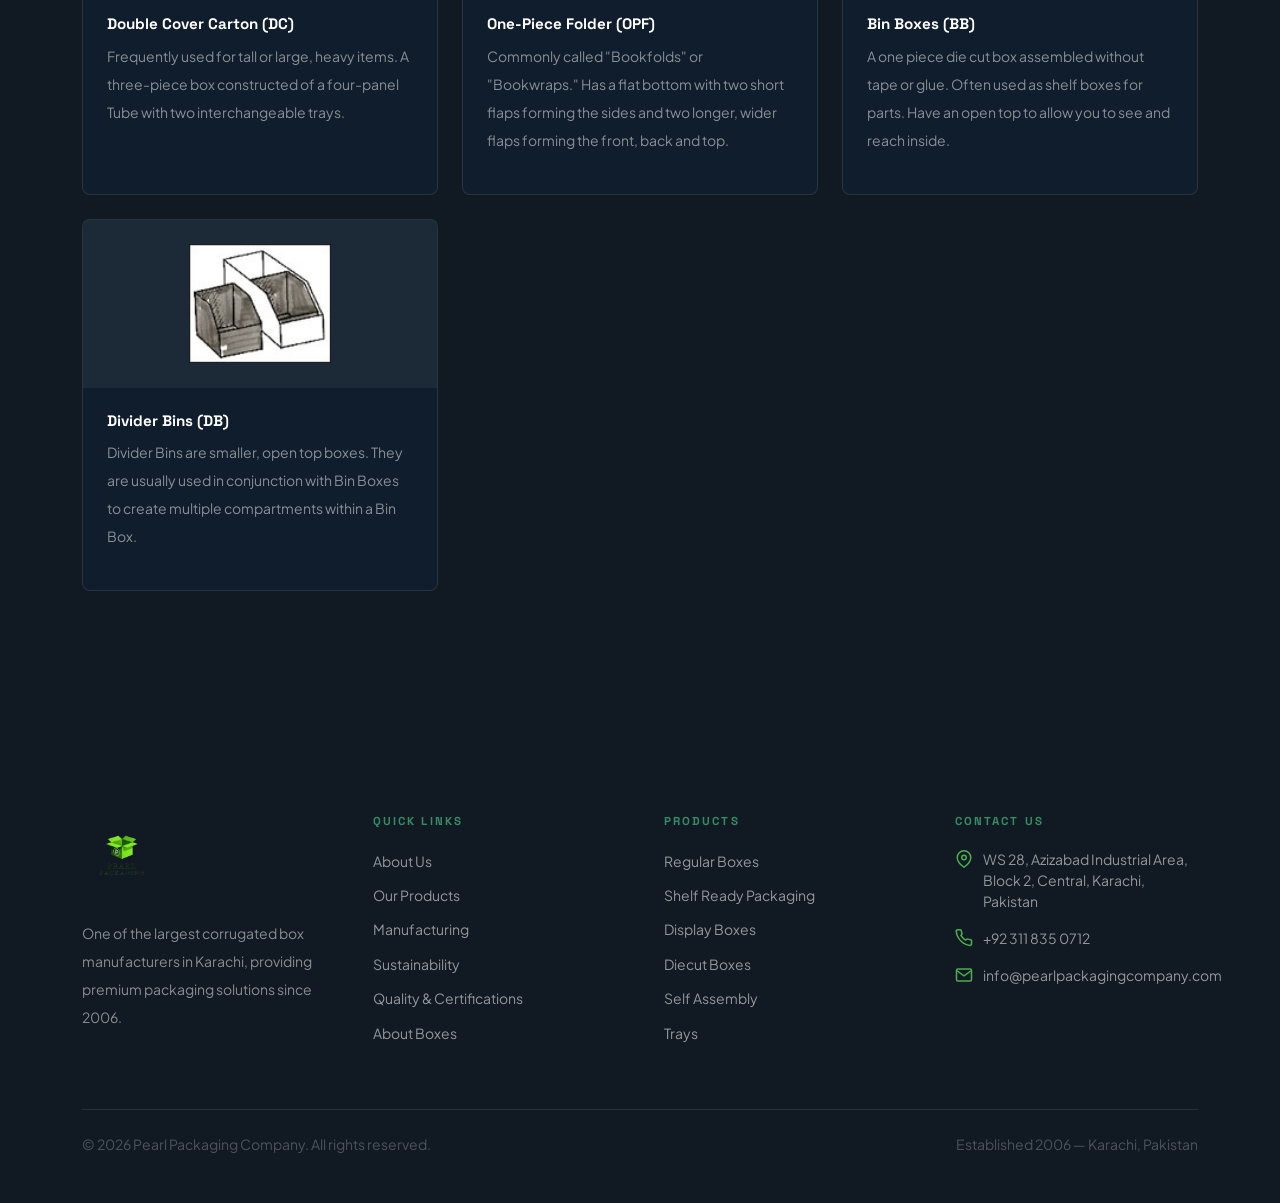
<file: about-boxes.html>
<!DOCTYPE html>
<html lang="en">
<head><meta charset="UTF-8"/><meta name="viewport" content="width=device-width,initial-scale=1.0"/>
<title>About Boxes – Pearl Packaging Company</title>
<link href="https://cdn.jsdelivr.net/npm/bootstrap@5.3.3/dist/css/bootstrap.min.css" rel="stylesheet"/>
<link href="https://fonts.googleapis.com/css2?family=Plus+Jakarta+Sans:wght@300;400;500;600;700;800&family=Space+Grotesk:wght@400;500;600;700&display=swap" rel="stylesheet"/>
<link href="style.css" rel="stylesheet"/></head>
<body>
<nav class="navbar navbar-expand-xl fixed-top pp-navbar"><div class="container-xl"><a class="navbar-brand" href="index.html"><img src="assets/pearl-logo.png" alt="Pearl Packaging" class="pp-logo"/></a><button class="navbar-toggler border-0" type="button" data-bs-toggle="collapse" data-bs-target="#mainNav"><span class="navbar-toggler-icon"></span></button><div class="collapse navbar-collapse" id="mainNav"><ul class="navbar-nav mx-auto gap-1"><li class="nav-item"><a class="nav-link pp-nav-link" href="index.html">Home</a></li><li class="nav-item"><a class="nav-link pp-nav-link" href="about.html">About Us</a></li><li class="nav-item"><a class="nav-link pp-nav-link" href="products.html">Products</a></li><li class="nav-item"><a class="nav-link pp-nav-link" href="manufacturing.html">Manufacturing</a></li><li class="nav-item"><a class="nav-link pp-nav-link" href="sustainability.html">Sustainability</a></li><li class="nav-item"><a class="nav-link pp-nav-link" href="industries.html">Industries</a></li><li class="nav-item"><a class="nav-link pp-nav-link" href="quality.html">Quality</a></li><li class="nav-item"><a class="nav-link pp-nav-link" href="team.html">Our Team</a></li><li class="nav-item"><a class="nav-link pp-nav-link active" href="about-boxes.html">About Boxes</a></li><li class="nav-item"><a class="nav-link pp-nav-link" href="contact.html">Contact</a></li></ul></div></div></nav>

<section class="pp-page-hero"><img src="assets/products-boxes.jpg" alt="About Boxes" class="pp-hero-bg"/><div class="pp-hero-overlay"></div><div class="container-xl position-relative z-1"><div class="fade-in-up"><h1 class="pp-hero-title">About Boxes</h1><p class="pp-hero-sub">Understanding corrugated box types, measurements & strength</p></div></div></section>

<!-- MEASUREMENTS -->
<section class="section-padding">
  <div class="container-xl">
    <div class="row g-5 align-items-center">
      <div class="col-lg-6 fade-in-up">
        <p class="section-label">Understanding Boxes</p>
        <h2 class="section-title mb-4">Measurements</h2>
        <p class="text-muted lh-lg mb-3">Box sizes are measured by using inner dimensions unless otherwise specified. The size of your contents actually determine the inner box dimensions. These dimensions are usually listed in the following sequence: Length (L) × Width (W) × Height (H). Dimensions are based on the opening of an assembled box. Looking at the opening, the longer of the two sides is considered the "length". The shorter of the two sides is the "width". The side perpendicular to the length and width is the "height" of the box.</p>
        <p class="text-muted small fst-italic">* Exceptions are bookfolds, bin boxes & divider bins where "width" precedes "length" and "height" of the measured sequence.</p>
      </div>
      <div class="col-lg-6 fade-in-up d-flex justify-content-center">
        <img src="assets/boxes/measurements.gif" alt="Box measurements" class="img-fluid rounded-3 shadow-lg" style="max-width:420px;width:100%;"/>
      </div>
    </div>
  </div>
</section>

<!-- HOW TO MEASURE -->
<section class="section-padding pp-section-warm">
  <div class="container-xl">
    <div class="row g-5 align-items-center">
      <div class="col-lg-6 fade-in-up d-flex justify-content-center">
        <img src="assets/boxes/measure-quick.jpg" alt="How to measure a box" class="img-fluid rounded-3 shadow-lg" style="max-width:420px;width:100%;"/>
      </div>
      <div class="col-lg-6 fade-in-up">
        <h2 class="section-title mb-4">How to Measure a Box — The Quick Way</h2>
        <p class="text-muted lh-lg">Looking at the opening of the box, measure the longest or length panel first. Using a tape measure, place it in the bottom of the box approximately one inch from the back wall and measure from left to right. Repeat the process for the shorter width panel. Then, folding a side flap inward until it is perpendicular to its vertical side wall, place the tape measure at the end of the flap and extend it downward until it rests on the inner flap at the bottom of the box. This exercise will give you the depth dimension of the box.</p>
      </div>
    </div>
  </div>
</section>

<!-- BOX STRENGTH -->
<section class="section-padding">
  <div class="container-xl">
    <div class="row g-5 align-items-center">
      <div class="col-lg-6 fade-in-up">
        <h2 class="section-title mb-4">Box Strength</h2>
        <p class="text-muted lh-lg mb-3">The strength of a corrugated box starts with its material. A corrugated sheet consists of two major components — linerboard and medium. Linerboard is the flat paper that covers both sides of the sheet and the medium is the "fluted" or arched paper found between both liners.</p>
        <p class="text-muted lh-lg mb-3">The flute, when anchored to the linerboards with a starch-based adhesive, resists bending and pressure from all directions. When placed vertically on its ends, the flutes form vertical columns, capable of supporting considerable amounts of weight.</p>
        <p class="text-muted lh-lg">Flutes come in five basic heights and shapes — the most common are "B-flute" (used for Die-Cut boxes) and "C-flute" (used for RSCs). B-flute is compressed and appears thinner, but it is made with more paper to provide stronger side wall protection.</p>
      </div>
      <div class="col-lg-6 fade-in-up d-flex flex-column gap-4 align-items-center">
        <img src="assets/boxes/box-strength.jpg" alt="Box strength" class="img-fluid rounded-3 shadow-lg" style="max-width:420px;width:100%;"/>
        <img src="assets/boxes/flute-chart.jpg" alt="Flute chart" class="img-fluid rounded-3 shadow-lg" style="max-width:420px;width:100%;"/>
      </div>
    </div>
  </div>
</section>

<!-- BOX STYLES -->
<section class="section-padding pp-section-dark">
  <div class="container-xl">
    <div class="text-center mb-5 fade-in-up" style="max-width:700px;margin:0 auto 3rem">
      <p class="section-label text-eco-green-light">Box Styles</p>
      <h2 class="section-title text-white mb-3">Corrugated Box Types</h2>
      <p class="text-white-50 lh-lg">Understanding different box styles helps you choose the right packaging for your products.</p>
    </div>
    <div class="row g-4">
      <div class="col-md-6 col-lg-4 fade-in-up"><div class="pp-box-card"><div class="p-4 d-flex justify-content-center" style="background:rgba(255,255,255,0.05)"><img src="assets/boxes/rsc.jpg" alt="RSC" class="img-fluid" style="height:120px;object-fit:contain"/></div><div class="p-4"><h5 class="fw-bold text-white mb-2" style="font-family:'Space Grotesk',sans-serif;font-size:0.95rem">Regular Slotted Carton (RSC)</h5><p class="text-white-50 small lh-lg">A way to be sure that the material of the box meets industry standards is to look for the Manufacturer's Certification Stamp, usually printed on one of the bottom flaps of the box.</p></div></div></div>
      <div class="col-md-6 col-lg-4 fade-in-up"><div class="pp-box-card"><div class="p-4 d-flex justify-content-center" style="background:rgba(255,255,255,0.05)"><img src="assets/boxes/mdc.jpg" alt="MDC" class="img-fluid" style="height:120px;object-fit:contain"/></div><div class="p-4"><h5 class="fw-bold text-white mb-2" style="font-family:'Space Grotesk',sans-serif;font-size:0.95rem">Multi-Depth Carton (MDC)</h5><p class="text-white-50 small lh-lg">The same box design as an RSC, but with horizontal scores at selected depths along all four side walls. This gives you depth flexibility when packing.</p></div></div></div>
      <div class="col-md-6 col-lg-4 fade-in-up"><div class="pp-box-card"><div class="p-4 d-flex justify-content-center" style="background:rgba(255,255,255,0.05)"><img src="assets/boxes/hsc.jpg" alt="HSC" class="img-fluid" style="height:120px;object-fit:contain"/></div><div class="p-4"><h5 class="fw-bold text-white mb-2" style="font-family:'Space Grotesk',sans-serif;font-size:0.95rem">Half-Slotted Carton (HSC)</h5><p class="text-white-50 small lh-lg">A variation of the RSC, the Half Slotted Carton has only one set of flaps. The opposite side is completely open, allowing it to slide over an item.</p></div></div></div>
      <div class="col-md-6 col-lg-4 fade-in-up"><div class="pp-box-card"><div class="p-4 d-flex justify-content-center" style="background:rgba(255,255,255,0.05)"><img src="assets/boxes/fol.jpg" alt="FOL" class="img-fluid" style="height:120px;object-fit:contain"/></div><div class="p-4"><h5 class="fw-bold text-white mb-2" style="font-family:'Space Grotesk',sans-serif;font-size:0.95rem">Full-Overlap Slotted Carton (FOL)</h5><p class="text-white-50 small lh-lg">With a Full Overlap Slotted Carton, all "length" flaps are equal to the width of the box. The flaps fold over one another to provide added strength.</p></div></div></div>
      <div class="col-md-6 col-lg-4 fade-in-up"><div class="pp-box-card"><div class="p-4 d-flex justify-content-center" style="background:rgba(255,255,255,0.05)"><img src="assets/boxes/fpf.jpg" alt="FPF" class="img-fluid" style="height:120px;object-fit:contain"/></div><div class="p-4"><h5 class="fw-bold text-white mb-2" style="font-family:'Space Grotesk',sans-serif;font-size:0.95rem">Five Panel Folder (FPF)</h5><p class="text-white-50 small lh-lg">A Five-panel Folder resembles a shallow-depth box when assembled. It is a one-piece box with an over-lapping top and over-lapping end panels.</p></div></div></div>
      <div class="col-md-6 col-lg-4 fade-in-up"><div class="pp-box-card"><div class="p-4 d-flex justify-content-center" style="background:rgba(255,255,255,0.05)"><img src="assets/boxes/sbc.jpg" alt="SBC" class="img-fluid" style="height:120px;object-fit:contain"/></div><div class="p-4"><h5 class="fw-bold text-white mb-2" style="font-family:'Space Grotesk',sans-serif;font-size:0.95rem">Snap-Bottom Carton (SBC)</h5><p class="text-white-50 small lh-lg">Available with tuck-in top or RSC-style top flaps. Also referred to as an "auto bottom" box. The bottom snaps into place without tape for quick assembly.</p></div></div></div>
      <div class="col-md-6 col-lg-4 fade-in-up"><div class="pp-box-card"><div class="p-4 d-flex justify-content-center" style="background:rgba(255,255,255,0.05)"><img src="assets/boxes/ftd.jpg" alt="FTD" class="img-fluid" style="height:120px;object-fit:contain"/></div><div class="p-4"><h5 class="fw-bold text-white mb-2" style="font-family:'Space Grotesk',sans-serif;font-size:0.95rem">Full Telescope Design Carton (FTD)</h5><p class="text-white-50 small lh-lg">A two-piece box with a separate lid that fits over a bottom tray.</p></div></div></div>
      <div class="col-md-6 col-lg-4 fade-in-up"><div class="pp-box-card"><div class="p-4 d-flex justify-content-center" style="background:rgba(255,255,255,0.05)"><img src="assets/boxes/htd.jpg" alt="HTD" class="img-fluid" style="height:120px;object-fit:contain"/></div><div class="p-4"><h5 class="fw-bold text-white mb-2" style="font-family:'Space Grotesk',sans-serif;font-size:0.95rem">Half Telescope Design Carton (HTD)</h5><p class="text-white-50 small lh-lg">Two half-slotted Cartons with one box slightly smaller to enable insertion. Offers the ability to adjust the height or length of the box.</p></div></div></div>
      <div class="col-md-6 col-lg-4 fade-in-up"><div class="pp-box-card"><div class="p-4 d-flex justify-content-center" style="background:rgba(255,255,255,0.05)"><img src="assets/boxes/csl.jpg" alt="CSL" class="img-fluid" style="height:120px;object-fit:contain"/></div><div class="p-4"><h5 class="fw-bold text-white mb-2" style="font-family:'Space Grotesk',sans-serif;font-size:0.95rem">Two-Piece Carton with Separate Lid (CSL)</h5><p class="text-white-50 small lh-lg">Die-Cut box with open top and tray-style lid. Similar to a File Storage Box, but without the hand holes on either end.</p></div></div></div>
      <div class="col-md-6 col-lg-4 fade-in-up"><div class="pp-box-card"><div class="p-4 d-flex justify-content-center" style="background:rgba(255,255,255,0.05)"><img src="assets/boxes/dc.jpg" alt="DC" class="img-fluid" style="height:120px;object-fit:contain"/></div><div class="p-4"><h5 class="fw-bold text-white mb-2" style="font-family:'Space Grotesk',sans-serif;font-size:0.95rem">Double Cover Carton (DC)</h5><p class="text-white-50 small lh-lg">Frequently used for tall or large, heavy items. A three-piece box constructed of a four-panel Tube with two interchangeable trays.</p></div></div></div>
      <div class="col-md-6 col-lg-4 fade-in-up"><div class="pp-box-card"><div class="p-4 d-flex justify-content-center" style="background:rgba(255,255,255,0.05)"><img src="assets/boxes/opf.jpg" alt="OPF" class="img-fluid" style="height:120px;object-fit:contain"/></div><div class="p-4"><h5 class="fw-bold text-white mb-2" style="font-family:'Space Grotesk',sans-serif;font-size:0.95rem">One-Piece Folder (OPF)</h5><p class="text-white-50 small lh-lg">Commonly called "Bookfolds" or "Bookwraps." Has a flat bottom with two short flaps forming the sides and two longer, wider flaps forming the front, back and top.</p></div></div></div>
      <div class="col-md-6 col-lg-4 fade-in-up"><div class="pp-box-card"><div class="p-4 d-flex justify-content-center" style="background:rgba(255,255,255,0.05)"><img src="assets/boxes/bb.jpg" alt="BB" class="img-fluid" style="height:120px;object-fit:contain"/></div><div class="p-4"><h5 class="fw-bold text-white mb-2" style="font-family:'Space Grotesk',sans-serif;font-size:0.95rem">Bin Boxes (BB)</h5><p class="text-white-50 small lh-lg">A one piece die cut box assembled without tape or glue. Often used as shelf boxes for parts. Have an open top to allow you to see and reach inside.</p></div></div></div>
      <div class="col-md-6 col-lg-4 fade-in-up"><div class="pp-box-card"><div class="p-4 d-flex justify-content-center" style="background:rgba(255,255,255,0.05)"><img src="assets/boxes/db.jpg" alt="DB" class="img-fluid" style="height:120px;object-fit:contain"/></div><div class="p-4"><h5 class="fw-bold text-white mb-2" style="font-family:'Space Grotesk',sans-serif;font-size:0.95rem">Divider Bins (DB)</h5><p class="text-white-50 small lh-lg">Divider Bins are smaller, open top boxes. They are usually used in conjunction with Bin Boxes to create multiple compartments within a Bin Box.</p></div></div></div>
    </div>
  </div>
</section>

<footer class="pp-section-dark pt-5"><div class="container-xl py-5"><div class="row g-5"><div class="col-lg-3 col-md-6"><a href="index.html" class="d-inline-block mb-4"><img src="assets/pearl-logo.png" alt="Pearl Packaging" class="pp-logo"/></a><p class="text-white-50 small lh-lg">One of the largest corrugated box manufacturers in Karachi, providing premium packaging solutions since 2006.</p></div><div class="col-lg-3 col-md-6"><h5 class="pp-footer-heading">Quick Links</h5><ul class="list-unstyled pp-footer-links"><li><a href="about.html">About Us</a></li><li><a href="products.html">Our Products</a></li><li><a href="manufacturing.html">Manufacturing</a></li><li><a href="sustainability.html">Sustainability</a></li><li><a href="quality.html">Quality &amp; Certifications</a></li><li><a href="about-boxes.html">About Boxes</a></li></ul></div><div class="col-lg-3 col-md-6"><h5 class="pp-footer-heading">Products</h5><ul class="list-unstyled pp-footer-links"><li><a href="products.html">Regular Boxes</a></li><li><a href="products.html">Shelf Ready Packaging</a></li><li><a href="products.html">Display Boxes</a></li><li><a href="products.html">Diecut Boxes</a></li><li><a href="products.html">Self Assembly</a></li><li><a href="products.html">Trays</a></li></ul></div><div class="col-lg-3 col-md-6"><h5 class="pp-footer-heading">Contact Us</h5><ul class="list-unstyled pp-footer-contact"><li><svg xmlns="http://www.w3.org/2000/svg" width="18" height="18" fill="none" stroke="#4caf50" stroke-width="2" viewBox="0 0 24 24"><path d="M21 10c0 7-9 13-9 13s-9-6-9-13a9 9 0 0 1 18 0z"/><circle cx="12" cy="10" r="3"/></svg><span>WS 28, Azizabad Industrial Area, Block 2, Central, Karachi, Pakistan</span></li><li><svg xmlns="http://www.w3.org/2000/svg" width="18" height="18" fill="none" stroke="#4caf50" stroke-width="2" viewBox="0 0 24 24"><path d="M22 16.92v3a2 2 0 0 1-2.18 2 19.79 19.79 0 0 1-8.63-3.07A19.5 19.5 0 0 1 4.69 12 19.79 19.79 0 0 1 1.61 3.42 2 2 0 0 1 3.58 1h3a2 2 0 0 1 2 1.72c.127.96.361 1.903.7 2.81a2 2 0 0 1-.45 2.11L7.91 8.54a16 16 0 0 0 6.29 6.29l.91-.91a2 2 0 0 1 2.11-.45c.907.339 1.85.573 2.81.7A2 2 0 0 1 22 16.92z"/></svg><a href="tel:+923118350712">+92 311 835 0712</a></li><li><svg xmlns="http://www.w3.org/2000/svg" width="18" height="18" fill="none" stroke="#4caf50" stroke-width="2" viewBox="0 0 24 24"><path d="M4 4h16c1.1 0 2 .9 2 2v12c0 1.1-.9 2-2 2H4c-1.1 0-2-.9-2-2V6c0-1.1.9-2 2-2z"/><polyline points="22,6 12,13 2,6"/></svg><a href="mailto:info@pearlpackagingcompany.com">info@pearlpackagingcompany.com</a></li></ul></div></div><hr class="border-secondary mt-5 mb-4"/><div class="d-flex flex-column flex-md-row justify-content-between align-items-center gap-2"><p class="text-white-25 small mb-0">© <span id="yr"></span> Pearl Packaging Company. All rights reserved.</p><p class="text-white-25 small mb-0">Established 2006 — Karachi, Pakistan</p></div></div></footer>
<script src="https://cdn.jsdelivr.net/npm/bootstrap@5.3.3/dist/js/bootstrap.bundle.min.js"></script><script src="script.js"></script>
</body></html>
</file>
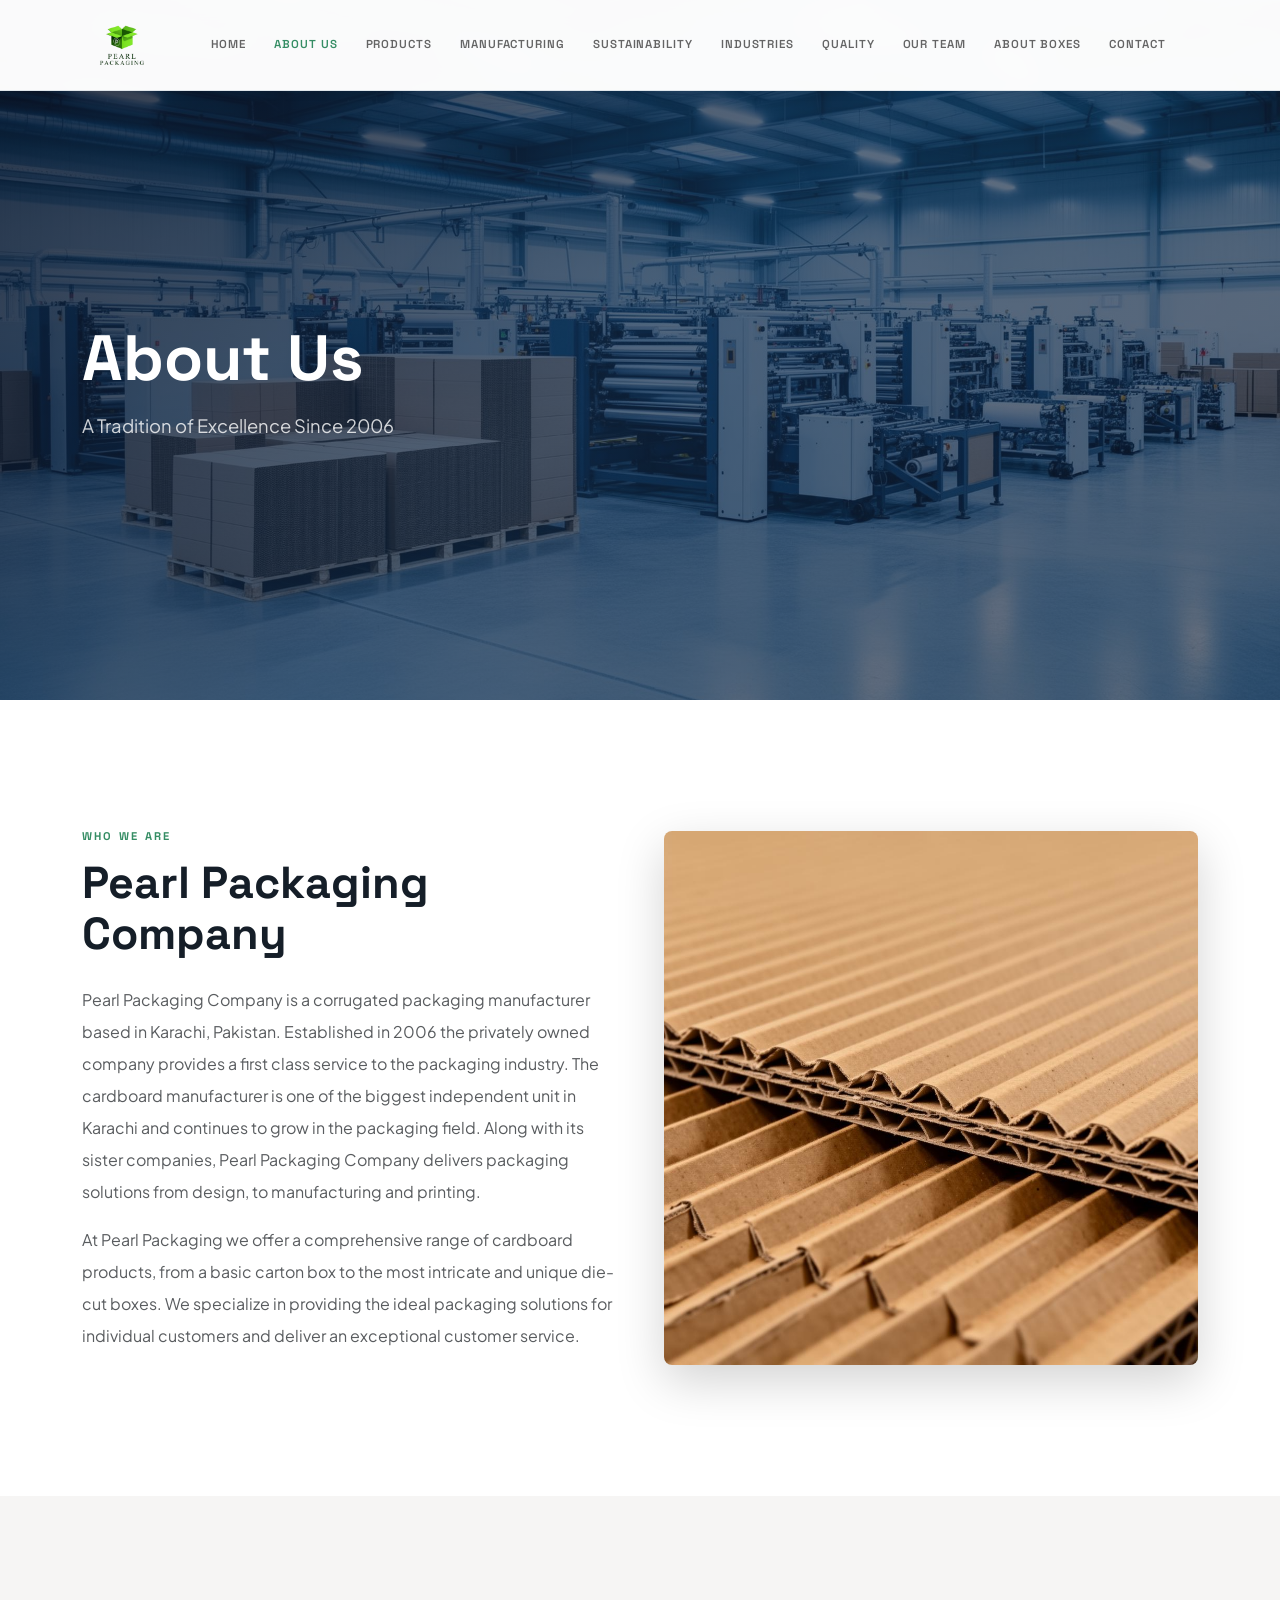
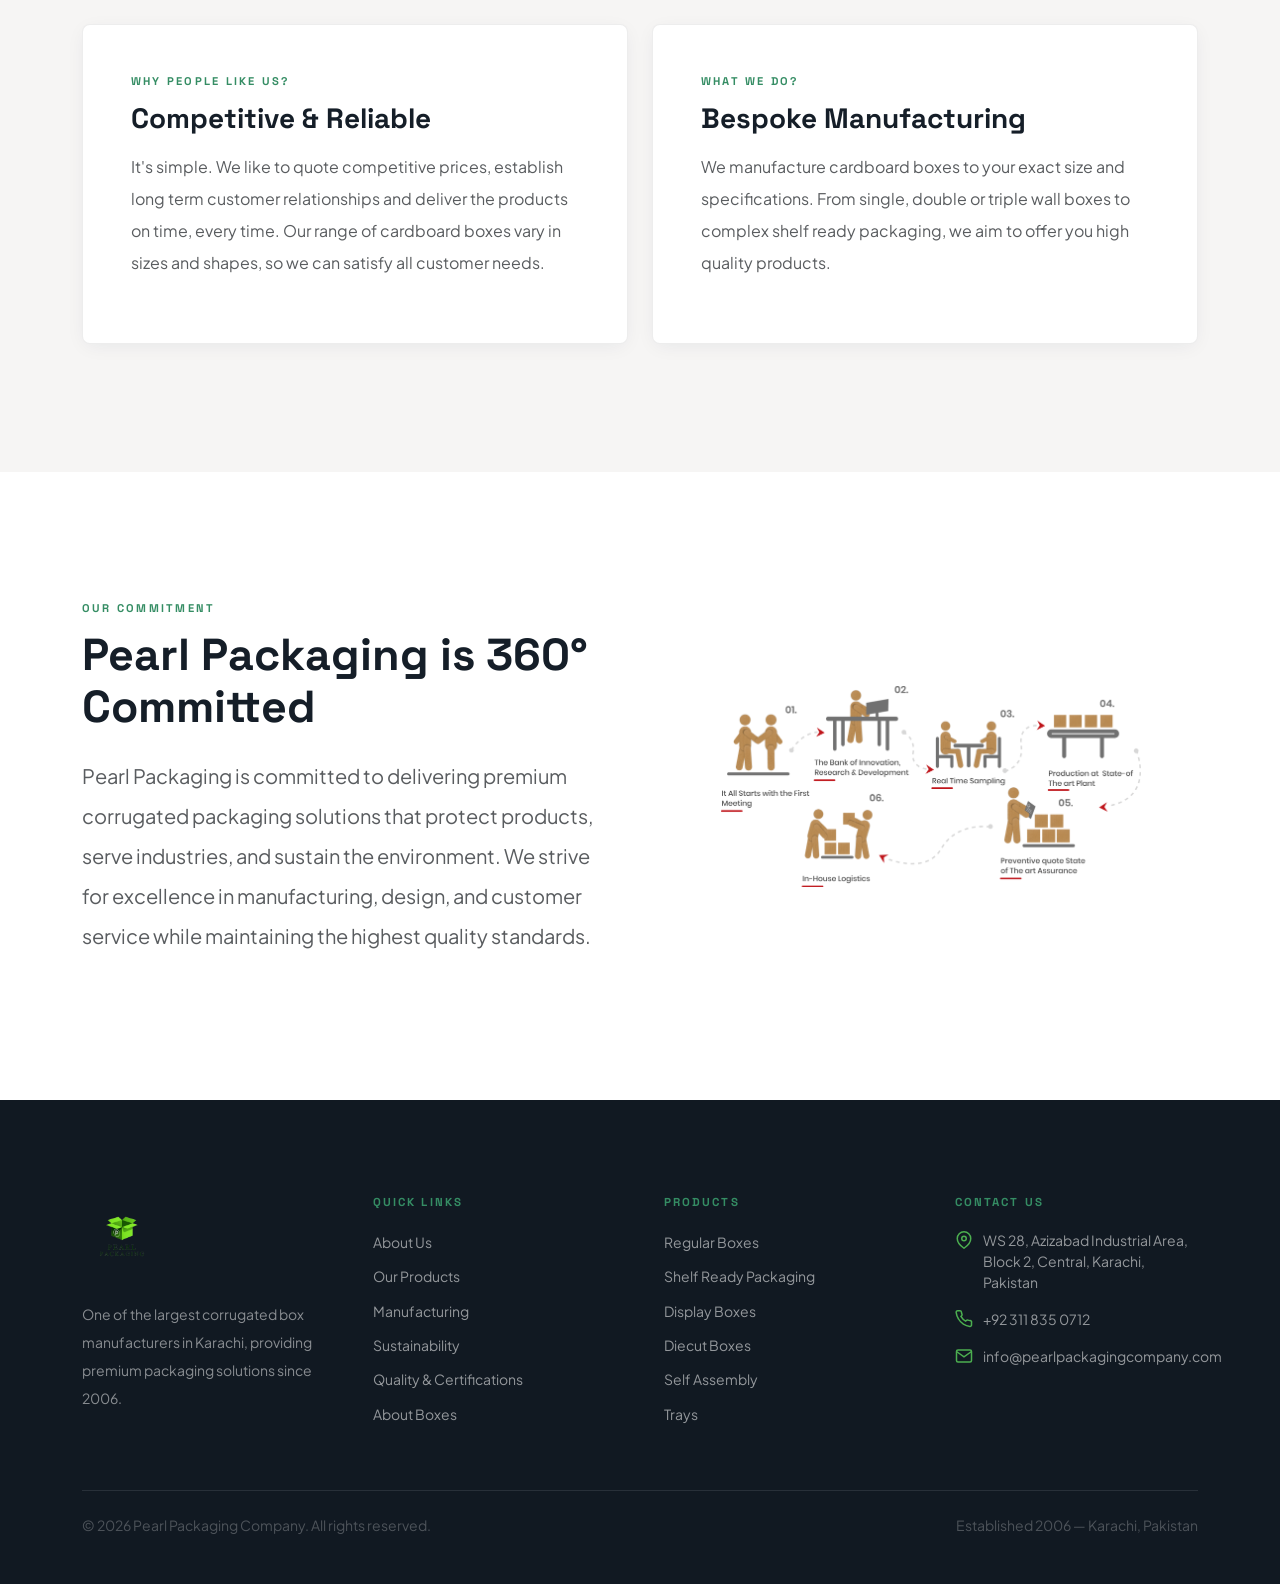
<file: about.html>
<!DOCTYPE html>
<html lang="en">
<head>
  <meta charset="UTF-8" /><meta name="viewport" content="width=device-width, initial-scale=1.0" />
  <title>About Us – Pearl Packaging Company</title>
  <link href="https://cdn.jsdelivr.net/npm/bootstrap@5.3.3/dist/css/bootstrap.min.css" rel="stylesheet" />
  <link href="https://fonts.googleapis.com/css2?family=Plus+Jakarta+Sans:wght@300;400;500;600;700;800&family=Space+Grotesk:wght@400;500;600;700&display=swap" rel="stylesheet" />
  <link href="style.css" rel="stylesheet" />
</head>
<body>
<nav class="navbar navbar-expand-xl fixed-top pp-navbar">
  <div class="container-xl">
    <a class="navbar-brand" href="index.html"><img src="assets/pearl-logo.png" alt="Pearl Packaging" class="pp-logo" /></a>
    <button class="navbar-toggler border-0" type="button" data-bs-toggle="collapse" data-bs-target="#mainNav"><span class="navbar-toggler-icon"></span></button>
    <div class="collapse navbar-collapse" id="mainNav">
      <ul class="navbar-nav mx-auto gap-1">
        <li class="nav-item"><a class="nav-link pp-nav-link" href="index.html">Home</a></li>
        <li class="nav-item"><a class="nav-link pp-nav-link active" href="about.html">About Us</a></li>
        <li class="nav-item"><a class="nav-link pp-nav-link" href="products.html">Products</a></li>
        <li class="nav-item"><a class="nav-link pp-nav-link" href="manufacturing.html">Manufacturing</a></li>
        <li class="nav-item"><a class="nav-link pp-nav-link" href="sustainability.html">Sustainability</a></li>
        <li class="nav-item"><a class="nav-link pp-nav-link" href="industries.html">Industries</a></li>
        <li class="nav-item"><a class="nav-link pp-nav-link" href="quality.html">Quality</a></li>
        <li class="nav-item"><a class="nav-link pp-nav-link" href="team.html">Our Team</a></li>
        <li class="nav-item"><a class="nav-link pp-nav-link" href="about-boxes.html">About Boxes</a></li>
        <li class="nav-item"><a class="nav-link pp-nav-link" href="contact.html">Contact</a></li>
      </ul>
     </div>
  </div>
</nav>

<!-- PAGE HERO -->
<section class="pp-page-hero">
  <img src="assets/facility.jpg" alt="About Us" class="pp-hero-bg" />
  <div class="pp-hero-overlay"></div>
  <div class="container-xl position-relative z-1">
    <div class="fade-in-up">
      <h1 class="pp-hero-title">About Us</h1>
      <p class="pp-hero-sub">A Tradition of Excellence Since 2006</p>
    </div>
  </div>
</section>

<!-- WHO WE ARE -->
<section class="section-padding">
  <div class="container-xl">
    <div class="row g-5 align-items-center">
      <div class="col-lg-6 fade-in-up">
        <p class="section-label">Who We Are</p>
        <h2 class="section-title mb-4">Pearl Packaging Company</h2>
        <p class="text-muted lh-lg mb-3">Pearl Packaging Company is a corrugated packaging manufacturer based in Karachi, Pakistan. Established in 2006 the privately owned company provides a first class service to the packaging industry. The cardboard manufacturer is one of the biggest independent unit in Karachi and continues to grow in the packaging field. Along with its sister companies, Pearl Packaging Company delivers packaging solutions from design, to manufacturing and printing.</p>
        <p class="text-muted lh-lg">At Pearl Packaging we offer a comprehensive range of cardboard products, from a basic carton box to the most intricate and unique die-cut boxes. We specialize in providing the ideal packaging solutions for individual customers and deliver an exceptional customer service.</p>
      </div>
      <div class="col-lg-6 fade-in-up">
        <img src="assets/corrugated-detail.jpg" alt="Corrugated packaging" class="img-fluid rounded-3 shadow-lg w-100" style="aspect-ratio:1/1;object-fit:cover;" />
      </div>
    </div>
  </div>
</section>

<!-- WHY US / WHAT WE DO -->
<section class="section-padding pp-section-warm">
  <div class="container-xl">
    <div class="row g-4">
      <div class="col-md-6 fade-in-up">
        <div class="pp-card h-100 p-5">
          <p class="section-label">Why People Like Us?</p>
          <h3 class="fw-bold mb-3" style="font-family:'Space Grotesk',sans-serif">Competitive & Reliable</h3>
          <p class="text-muted lh-lg">It's simple. We like to quote competitive prices, establish long term customer relationships and deliver the products on time, every time. Our range of cardboard boxes vary in sizes and shapes, so we can satisfy all customer needs.</p>
        </div>
      </div>
      <div class="col-md-6 fade-in-up">
        <div class="pp-card h-100 p-5">
          <p class="section-label">What We Do?</p>
          <h3 class="fw-bold mb-3" style="font-family:'Space Grotesk',sans-serif">Bespoke Manufacturing</h3>
          <p class="text-muted lh-lg">We manufacture cardboard boxes to your exact size and specifications. From single, double or triple wall boxes to complex shelf ready packaging, we aim to offer you high quality products.</p>
        </div>
      </div>
    </div>
  </div>
</section>

<!-- 360 COMMITMENT -->
<section class="section-padding">
  <div class="container-xl">
    <div class="row g-5 align-items-center">
      <div class="col-lg-6 fade-in-up">
        <p class="section-label">Our Commitment</p>
        <h2 class="section-title mb-4">Pearl Packaging is 360° Committed</h2>
        <p class="text-muted lh-lg fs-5">Pearl Packaging is committed to delivering premium corrugated packaging solutions that protect products, serve industries, and sustain the environment. We strive for excellence in manufacturing, design, and customer service while maintaining the highest quality standards.</p>
      </div>
      <div class="col-lg-6 fade-in-up d-flex justify-content-center">
        <img src="assets/committed-360.png" alt="Pearl Packaging 360° Committed" class="img-fluid" style="max-width:420px;width:100%;" />
      </div>
    </div>
  </div>
</section>

<!-- FOOTER -->
<footer class="pp-section-dark pt-5">
  <div class="container-xl py-5">
    <div class="row g-5">
      <div class="col-lg-3 col-md-6"><a href="index.html" class="d-inline-block mb-4"><img src="assets/pearl-logo.png" alt="Pearl Packaging" class="pp-logo" /></a><p class="text-white-50 small lh-lg">One of the largest corrugated box manufacturers in Karachi, providing premium packaging solutions since 2006.</p></div>
      <div class="col-lg-3 col-md-6"><h5 class="pp-footer-heading">Quick Links</h5><ul class="list-unstyled pp-footer-links"><li><a href="about.html">About Us</a></li><li><a href="products.html">Our Products</a></li><li><a href="manufacturing.html">Manufacturing</a></li><li><a href="sustainability.html">Sustainability</a></li><li><a href="quality.html">Quality & Certifications</a></li><li><a href="about-boxes.html">About Boxes</a></li></ul></div>
      <div class="col-lg-3 col-md-6"><h5 class="pp-footer-heading">Products</h5><ul class="list-unstyled pp-footer-links"><li><a href="products.html">Regular Boxes</a></li><li><a href="products.html">Shelf Ready Packaging</a></li><li><a href="products.html">Display Boxes</a></li><li><a href="products.html">Diecut Boxes</a></li><li><a href="products.html">Self Assembly</a></li><li><a href="products.html">Trays</a></li></ul></div>
      <div class="col-lg-3 col-md-6"><h5 class="pp-footer-heading">Contact Us</h5><ul class="list-unstyled pp-footer-contact"><li><svg xmlns="http://www.w3.org/2000/svg" width="18" height="18" fill="none" stroke="#4caf50" stroke-width="2" viewBox="0 0 24 24"><path d="M21 10c0 7-9 13-9 13s-9-6-9-13a9 9 0 0 1 18 0z"/><circle cx="12" cy="10" r="3"/></svg><span>WS 28, Azizabad Industrial Area, Block 2, Central, Karachi, Pakistan</span></li><li><svg xmlns="http://www.w3.org/2000/svg" width="18" height="18" fill="none" stroke="#4caf50" stroke-width="2" viewBox="0 0 24 24"><path d="M22 16.92v3a2 2 0 0 1-2.18 2 19.79 19.79 0 0 1-8.63-3.07A19.5 19.5 0 0 1 4.69 12 19.79 19.79 0 0 1 1.61 3.42 2 2 0 0 1 3.58 1h3a2 2 0 0 1 2 1.72c.127.96.361 1.903.7 2.81a2 2 0 0 1-.45 2.11L7.91 8.54a16 16 0 0 0 6.29 6.29l.91-.91a2 2 0 0 1 2.11-.45c.907.339 1.85.573 2.81.7A2 2 0 0 1 22 16.92z"/></svg><a href="tel:+923118350712">+92 311 835 0712</a></li><li><svg xmlns="http://www.w3.org/2000/svg" width="18" height="18" fill="none" stroke="#4caf50" stroke-width="2" viewBox="0 0 24 24"><path d="M4 4h16c1.1 0 2 .9 2 2v12c0 1.1-.9 2-2 2H4c-1.1 0-2-.9-2-2V6c0-1.1.9-2 2-2z"/><polyline points="22,6 12,13 2,6"/></svg><a href="mailto:info@pearlpackagingcompany.com">info@pearlpackagingcompany.com</a></li></ul></div>
    </div>
    <hr class="border-secondary mt-5 mb-4" />
    <div class="d-flex flex-column flex-md-row justify-content-between align-items-center gap-2">
      <p class="text-white-25 small mb-0">© <span id="yr"></span> Pearl Packaging Company. All rights reserved.</p>
      <p class="text-white-25 small mb-0">Established 2006 — Karachi, Pakistan</p>
    </div>
  </div>
</footer>
<script src="https://cdn.jsdelivr.net/npm/bootstrap@5.3.3/dist/js/bootstrap.bundle.min.js"></script>
<script src="script.js"></script>
</body>
</html>
</file>
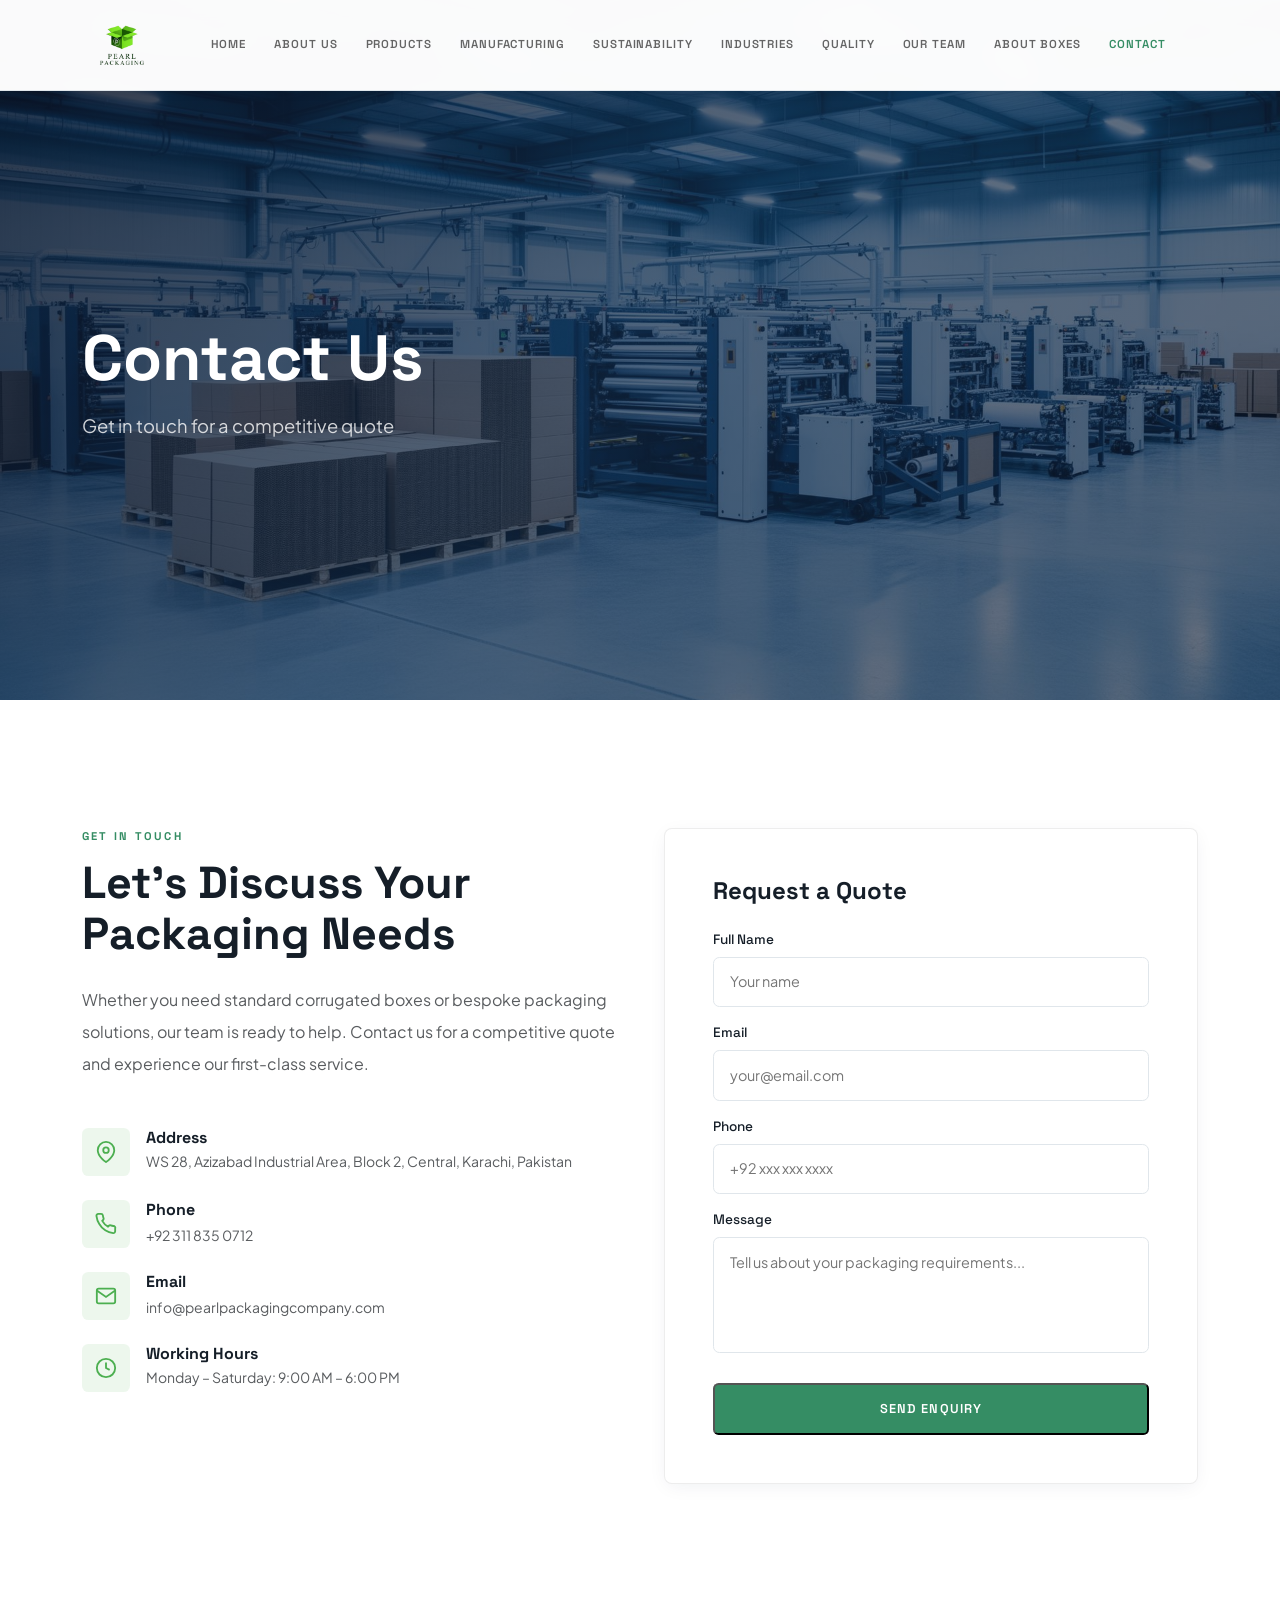
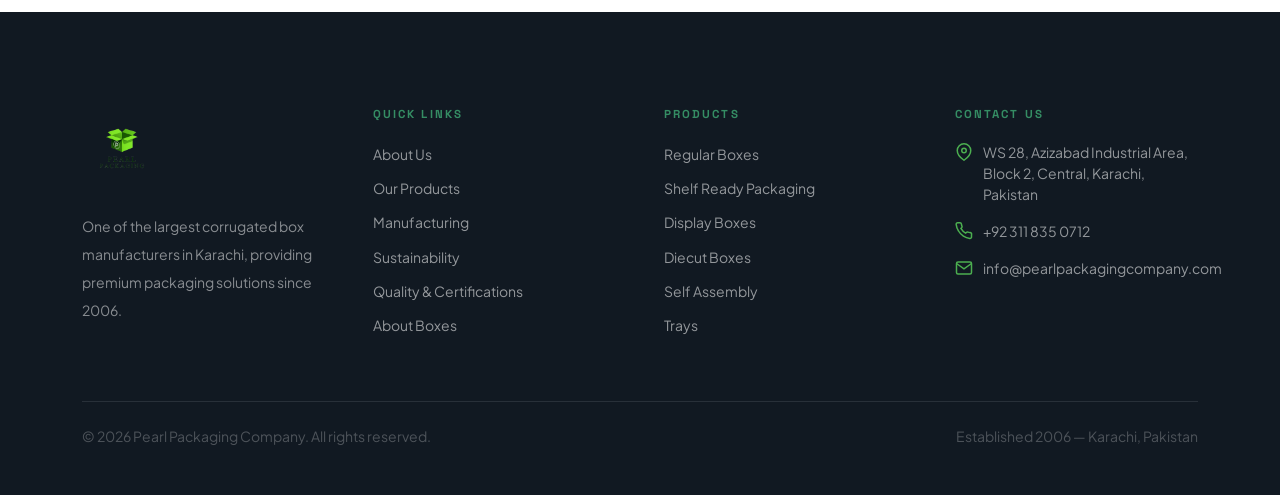
<file: contact.html>
<!DOCTYPE html>
<html lang="en">
<head><meta charset="UTF-8"/><meta name="viewport" content="width=device-width,initial-scale=1.0"/>
<title>Contact – Pearl Packaging Company</title>
<link href="https://cdn.jsdelivr.net/npm/bootstrap@5.3.3/dist/css/bootstrap.min.css" rel="stylesheet"/>
<link href="https://fonts.googleapis.com/css2?family=Plus+Jakarta+Sans:wght@300;400;500;600;700;800&family=Space+Grotesk:wght@400;500;600;700&display=swap" rel="stylesheet"/>
<link href="style.css" rel="stylesheet"/></head>
<body>
<nav class="navbar navbar-expand-xl fixed-top pp-navbar"><div class="container-xl"><a class="navbar-brand" href="index.html"><img src="assets/pearl-logo.png" alt="Pearl Packaging" class="pp-logo"/></a><button class="navbar-toggler border-0" type="button" data-bs-toggle="collapse" data-bs-target="#mainNav"><span class="navbar-toggler-icon"></span></button><div class="collapse navbar-collapse" id="mainNav"><ul class="navbar-nav mx-auto gap-1"><li class="nav-item"><a class="nav-link pp-nav-link" href="index.html">Home</a></li><li class="nav-item"><a class="nav-link pp-nav-link" href="about.html">About Us</a></li><li class="nav-item"><a class="nav-link pp-nav-link" href="products.html">Products</a></li><li class="nav-item"><a class="nav-link pp-nav-link" href="manufacturing.html">Manufacturing</a></li><li class="nav-item"><a class="nav-link pp-nav-link" href="sustainability.html">Sustainability</a></li><li class="nav-item"><a class="nav-link pp-nav-link" href="industries.html">Industries</a></li><li class="nav-item"><a class="nav-link pp-nav-link" href="quality.html">Quality</a></li><li class="nav-item"><a class="nav-link pp-nav-link" href="team.html">Our Team</a></li><li class="nav-item"><a class="nav-link pp-nav-link" href="about-boxes.html">About Boxes</a></li><li class="nav-item"><a class="nav-link pp-nav-link active" href="contact.html">Contact</a></li></ul></div></div></nav>

<section class="pp-page-hero"><img src="assets/facility.jpg" alt="Contact" class="pp-hero-bg"/><div class="pp-hero-overlay"></div><div class="container-xl position-relative z-1"><div class="fade-in-up"><h1 class="pp-hero-title">Contact Us</h1><p class="pp-hero-sub">Get in touch for a competitive quote</p></div></div></section>

<section class="section-padding">
  <div class="container-xl">
    <div class="row g-5">
      <div class="col-lg-6 fade-in-up">
        <p class="section-label">Get In Touch</p>
        <h2 class="section-title mb-4">Let's Discuss Your Packaging Needs</h2>
        <p class="text-muted lh-lg mb-5">Whether you need standard corrugated boxes or bespoke packaging solutions, our team is ready to help. Contact us for a competitive quote and experience our first-class service.</p>
        <div class="d-flex flex-column gap-4">
          <div class="d-flex align-items-start gap-3">
            <div style="width:48px;height:48px;border-radius:0.4rem;background:rgba(76,175,80,0.1);display:flex;align-items:center;justify-content:center;flex-shrink:0"><svg xmlns="http://www.w3.org/2000/svg" width="22" height="22" fill="none" stroke="#4caf50" stroke-width="2" viewBox="0 0 24 24"><path d="M21 10c0 7-9 13-9 13s-9-6-9-13a9 9 0 0 1 18 0z"/><circle cx="12" cy="10" r="3"/></svg></div>
            <div><h6 class="fw-bold mb-1" style="font-family:'Space Grotesk',sans-serif">Address</h6><p class="text-muted small mb-0">WS 28, Azizabad Industrial Area, Block 2, Central, Karachi, Pakistan</p></div>
          </div>
          <div class="d-flex align-items-start gap-3">
            <div style="width:48px;height:48px;border-radius:0.4rem;background:rgba(76,175,80,0.1);display:flex;align-items:center;justify-content:center;flex-shrink:0"><svg xmlns="http://www.w3.org/2000/svg" width="22" height="22" fill="none" stroke="#4caf50" stroke-width="2" viewBox="0 0 24 24"><path d="M22 16.92v3a2 2 0 0 1-2.18 2 19.79 19.79 0 0 1-8.63-3.07A19.5 19.5 0 0 1 4.69 12 19.79 19.79 0 0 1 1.61 3.42 2 2 0 0 1 3.58 1h3a2 2 0 0 1 2 1.72c.127.96.361 1.903.7 2.81a2 2 0 0 1-.45 2.11L7.91 8.54a16 16 0 0 0 6.29 6.29l.91-.91a2 2 0 0 1 2.11-.45c.907.339 1.85.573 2.81.7A2 2 0 0 1 22 16.92z"/></svg></div>
            <div><h6 class="fw-bold mb-1" style="font-family:'Space Grotesk',sans-serif">Phone</h6><a href="tel:+923118350712" class="text-muted small text-decoration-none hover-green">+92 311 835 0712</a></div>
          </div>
          <div class="d-flex align-items-start gap-3">
            <div style="width:48px;height:48px;border-radius:0.4rem;background:rgba(76,175,80,0.1);display:flex;align-items:center;justify-content:center;flex-shrink:0"><svg xmlns="http://www.w3.org/2000/svg" width="22" height="22" fill="none" stroke="#4caf50" stroke-width="2" viewBox="0 0 24 24"><path d="M4 4h16c1.1 0 2 .9 2 2v12c0 1.1-.9 2-2 2H4c-1.1 0-2-.9-2-2V6c0-1.1.9-2 2-2z"/><polyline points="22,6 12,13 2,6"/></svg></div>
            <div><h6 class="fw-bold mb-1" style="font-family:'Space Grotesk',sans-serif">Email</h6><a href="mailto:info@pearlpackagingcompany.com" class="text-muted small text-decoration-none">info@pearlpackagingcompany.com</a></div>
          </div>
          <div class="d-flex align-items-start gap-3">
            <div style="width:48px;height:48px;border-radius:0.4rem;background:rgba(76,175,80,0.1);display:flex;align-items:center;justify-content:center;flex-shrink:0"><svg xmlns="http://www.w3.org/2000/svg" width="22" height="22" fill="none" stroke="#4caf50" stroke-width="2" viewBox="0 0 24 24"><circle cx="12" cy="12" r="10"/><polyline points="12 6 12 12 16 14"/></svg></div>
            <div><h6 class="fw-bold mb-1" style="font-family:'Space Grotesk',sans-serif">Working Hours</h6><p class="text-muted small mb-0">Monday – Saturday: 9:00 AM – 6:00 PM</p></div>
          </div>
        </div>
      </div>
      <div class="col-lg-6 fade-in-up">
        <div class="pp-card p-5">
          <h4 class="fw-bold mb-4" style="font-family:'Space Grotesk',sans-serif">Request a Quote</h4>
          <div class="d-flex flex-column gap-3">
            <div>
              <label class="pp-form-label">Full Name</label>
              <input type="text" class="pp-form-control" placeholder="Your name" />
            </div>
            <div>
              <label class="pp-form-label">Email</label>
              <input type="email" class="pp-form-control" placeholder="your@email.com" />
            </div>
            <div>
              <label class="pp-form-label">Phone</label>
              <input type="tel" class="pp-form-control" placeholder="+92 xxx xxx xxxx" />
            </div>
            <div>
              <label class="pp-form-label">Message</label>
              <textarea class="pp-form-control" rows="4" placeholder="Tell us about your packaging requirements..." style="resize:none"></textarea>
            </div>
            <button type="button" class="btn-pp-primary w-100 justify-content-center mt-2" onclick="alert('Thank you! We will get back to you shortly.')">Send Enquiry</button>
          </div>
        </div>
      </div>
    </div>
  </div>
</section>

<footer class="pp-section-dark pt-5"><div class="container-xl py-5"><div class="row g-5"><div class="col-lg-3 col-md-6"><a href="index.html" class="d-inline-block mb-4"><img src="assets/pearl-logo.png" alt="Pearl Packaging" class="pp-logo"/></a><p class="text-white-50 small lh-lg">One of the largest corrugated box manufacturers in Karachi, providing premium packaging solutions since 2006.</p></div><div class="col-lg-3 col-md-6"><h5 class="pp-footer-heading">Quick Links</h5><ul class="list-unstyled pp-footer-links"><li><a href="about.html">About Us</a></li><li><a href="products.html">Our Products</a></li><li><a href="manufacturing.html">Manufacturing</a></li><li><a href="sustainability.html">Sustainability</a></li><li><a href="quality.html">Quality &amp; Certifications</a></li><li><a href="about-boxes.html">About Boxes</a></li></ul></div><div class="col-lg-3 col-md-6"><h5 class="pp-footer-heading">Products</h5><ul class="list-unstyled pp-footer-links"><li><a href="products.html">Regular Boxes</a></li><li><a href="products.html">Shelf Ready Packaging</a></li><li><a href="products.html">Display Boxes</a></li><li><a href="products.html">Diecut Boxes</a></li><li><a href="products.html">Self Assembly</a></li><li><a href="products.html">Trays</a></li></ul></div><div class="col-lg-3 col-md-6"><h5 class="pp-footer-heading">Contact Us</h5><ul class="list-unstyled pp-footer-contact"><li><svg xmlns="http://www.w3.org/2000/svg" width="18" height="18" fill="none" stroke="#4caf50" stroke-width="2" viewBox="0 0 24 24"><path d="M21 10c0 7-9 13-9 13s-9-6-9-13a9 9 0 0 1 18 0z"/><circle cx="12" cy="10" r="3"/></svg><span>WS 28, Azizabad Industrial Area, Block 2, Central, Karachi, Pakistan</span></li><li><svg xmlns="http://www.w3.org/2000/svg" width="18" height="18" fill="none" stroke="#4caf50" stroke-width="2" viewBox="0 0 24 24"><path d="M22 16.92v3a2 2 0 0 1-2.18 2 19.79 19.79 0 0 1-8.63-3.07A19.5 19.5 0 0 1 4.69 12 19.79 19.79 0 0 1 1.61 3.42 2 2 0 0 1 3.58 1h3a2 2 0 0 1 2 1.72c.127.96.361 1.903.7 2.81a2 2 0 0 1-.45 2.11L7.91 8.54a16 16 0 0 0 6.29 6.29l.91-.91a2 2 0 0 1 2.11-.45c.907.339 1.85.573 2.81.7A2 2 0 0 1 22 16.92z"/></svg><a href="tel:+923118350712">+92 311 835 0712</a></li><li><svg xmlns="http://www.w3.org/2000/svg" width="18" height="18" fill="none" stroke="#4caf50" stroke-width="2" viewBox="0 0 24 24"><path d="M4 4h16c1.1 0 2 .9 2 2v12c0 1.1-.9 2-2 2H4c-1.1 0-2-.9-2-2V6c0-1.1.9-2 2-2z"/><polyline points="22,6 12,13 2,6"/></svg><a href="mailto:info@pearlpackagingcompany.com">info@pearlpackagingcompany.com</a></li></ul></div></div><hr class="border-secondary mt-5 mb-4"/><div class="d-flex flex-column flex-md-row justify-content-between align-items-center gap-2"><p class="text-white-25 small mb-0">© <span id="yr"></span> Pearl Packaging Company. All rights reserved.</p><p class="text-white-25 small mb-0">Established 2006 — Karachi, Pakistan</p></div></div></footer>
<script src="https://cdn.jsdelivr.net/npm/bootstrap@5.3.3/dist/js/bootstrap.bundle.min.js"></script><script src="script.js"></script>
</body></html>
</file>
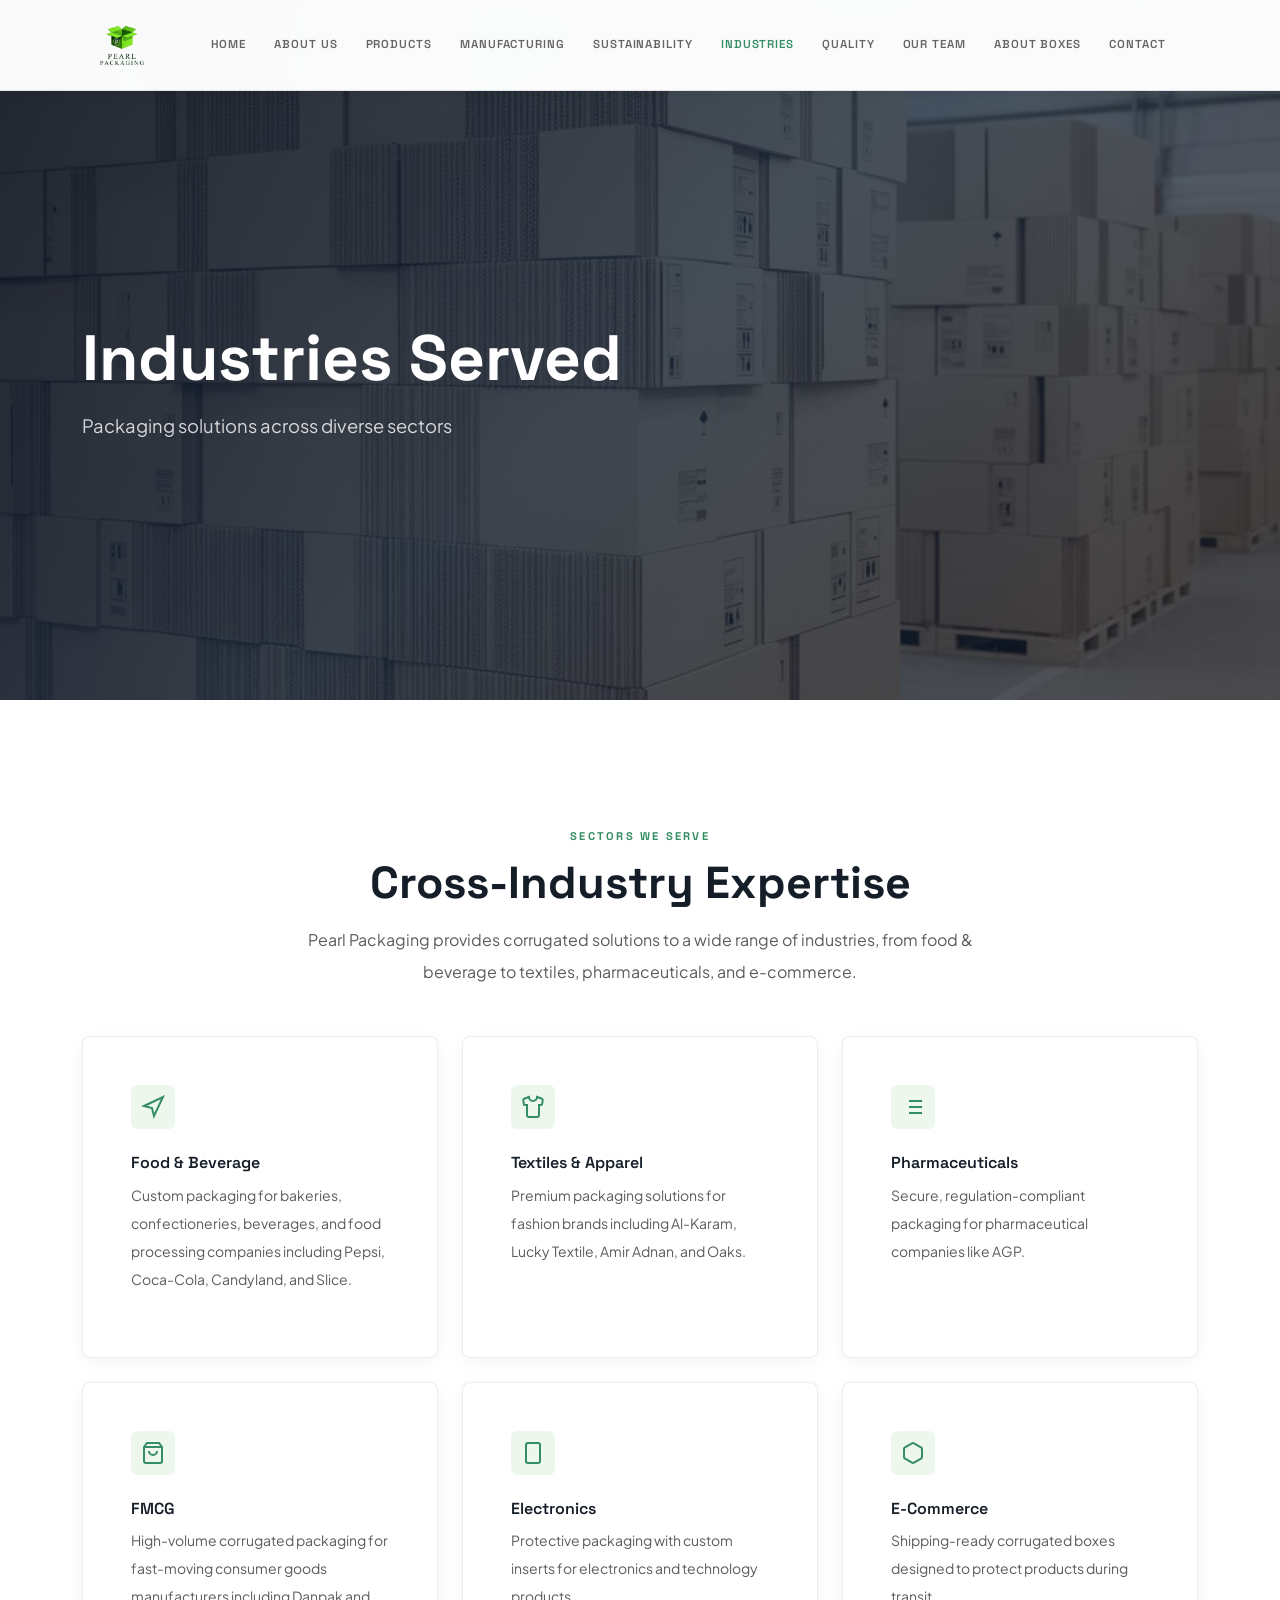
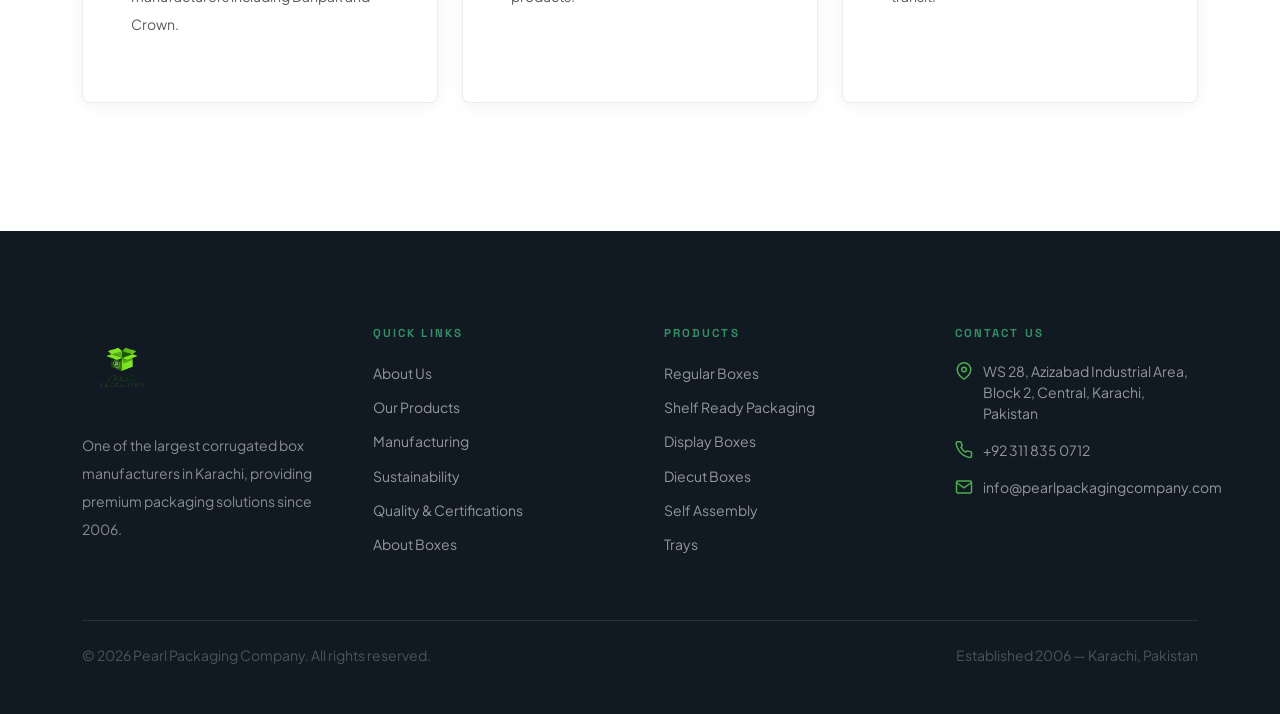
<file: industries.html>
<!DOCTYPE html>
<html lang="en">
<head><meta charset="UTF-8"/><meta name="viewport" content="width=device-width,initial-scale=1.0"/>
<title>Industries – Pearl Packaging Company</title>
<link href="https://cdn.jsdelivr.net/npm/bootstrap@5.3.3/dist/css/bootstrap.min.css" rel="stylesheet"/>
<link href="https://fonts.googleapis.com/css2?family=Plus+Jakarta+Sans:wght@300;400;500;600;700;800&family=Space+Grotesk:wght@400;500;600;700&display=swap" rel="stylesheet"/>
<link href="style.css" rel="stylesheet"/></head>
<body>
<nav class="navbar navbar-expand-xl fixed-top pp-navbar"><div class="container-xl"><a class="navbar-brand" href="index.html"><img src="assets/pearl-logo.png" alt="Pearl Packaging" class="pp-logo"/></a><button class="navbar-toggler border-0" type="button" data-bs-toggle="collapse" data-bs-target="#mainNav"><span class="navbar-toggler-icon"></span></button><div class="collapse navbar-collapse" id="mainNav"><ul class="navbar-nav mx-auto gap-1"><li class="nav-item"><a class="nav-link pp-nav-link" href="index.html">Home</a></li><li class="nav-item"><a class="nav-link pp-nav-link" href="about.html">About Us</a></li><li class="nav-item"><a class="nav-link pp-nav-link" href="products.html">Products</a></li><li class="nav-item"><a class="nav-link pp-nav-link" href="manufacturing.html">Manufacturing</a></li><li class="nav-item"><a class="nav-link pp-nav-link" href="sustainability.html">Sustainability</a></li><li class="nav-item"><a class="nav-link pp-nav-link active" href="industries.html">Industries</a></li><li class="nav-item"><a class="nav-link pp-nav-link" href="quality.html">Quality</a></li><li class="nav-item"><a class="nav-link pp-nav-link" href="team.html">Our Team</a></li><li class="nav-item"><a class="nav-link pp-nav-link" href="about-boxes.html">About Boxes</a></li><li class="nav-item"><a class="nav-link pp-nav-link" href="contact.html">Contact</a></li></ul></div></div></nav>

<section class="pp-page-hero"><img src="assets/products-boxes.jpg" alt="Industries" class="pp-hero-bg"/><div class="pp-hero-overlay"></div><div class="container-xl position-relative z-1"><div class="fade-in-up"><h1 class="pp-hero-title">Industries Served</h1><p class="pp-hero-sub">Packaging solutions across diverse sectors</p></div></div></section>

<section class="section-padding">
  <div class="container-xl">
    <div class="text-center mb-5 fade-in-up" style="max-width:700px;margin:0 auto 3rem">
      <p class="section-label">Sectors We Serve</p>
      <h2 class="section-title mb-3">Cross-Industry Expertise</h2>
      <p class="text-muted lh-lg">Pearl Packaging provides corrugated solutions to a wide range of industries, from food & beverage to textiles, pharmaceuticals, and e-commerce.</p>
    </div>
    <div class="row g-4">
      <div class="col-md-6 col-lg-4 fade-in-up">
        <div class="pp-card h-100 p-5">
          <div class="pp-card-icon mb-4"><svg xmlns="http://www.w3.org/2000/svg" width="24" height="24" fill="none" stroke="#4caf50" stroke-width="2" viewBox="0 0 24 24"><path d="M3 11l19-9-9 19-2-8-8-2z"/></svg></div>
          <h4 class="pp-card-title mb-2">Food & Beverage</h4>
          <p class="text-muted small lh-lg">Custom packaging for bakeries, confectioneries, beverages, and food processing companies including Pepsi, Coca-Cola, Candyland, and Slice.</p>
        </div>
      </div>
      <div class="col-md-6 col-lg-4 fade-in-up">
        <div class="pp-card h-100 p-5">
          <div class="pp-card-icon mb-4"><svg xmlns="http://www.w3.org/2000/svg" width="24" height="24" fill="none" stroke="#4caf50" stroke-width="2" viewBox="0 0 24 24"><path d="M20.38 3.46L16 2a4 4 0 0 1-8 0L3.62 3.46a2 2 0 0 0-1.34 2.23l.58 3.57a1 1 0 0 0 .99.84H6v10c0 1.1.9 2 2 2h8a2 2 0 0 0 2-2V10h2.15a1 1 0 0 0 .99-.84l.58-3.57a2 2 0 0 0-1.34-2.23z"/></svg></div>
          <h4 class="pp-card-title mb-2">Textiles & Apparel</h4>
          <p class="text-muted small lh-lg">Premium packaging solutions for fashion brands including Al-Karam, Lucky Textile, Amir Adnan, and Oaks.</p>
        </div>
      </div>
      <div class="col-md-6 col-lg-4 fade-in-up">
        <div class="pp-card h-100 p-5">
          <div class="pp-card-icon mb-4"><svg xmlns="http://www.w3.org/2000/svg" width="24" height="24" fill="none" stroke="#4caf50" stroke-width="2" viewBox="0 0 24 24"><path d="M8 6h13M8 12h13M8 18h13M3 6h.01M3 12h.01M3 18h.01"/></svg></div>
          <h4 class="pp-card-title mb-2">Pharmaceuticals</h4>
          <p class="text-muted small lh-lg">Secure, regulation-compliant packaging for pharmaceutical companies like AGP.</p>
        </div>
      </div>
      <div class="col-md-6 col-lg-4 fade-in-up">
        <div class="pp-card h-100 p-5">
          <div class="pp-card-icon mb-4"><svg xmlns="http://www.w3.org/2000/svg" width="24" height="24" fill="none" stroke="#4caf50" stroke-width="2" viewBox="0 0 24 24"><path d="M6 2 3 6v14a2 2 0 0 0 2 2h14a2 2 0 0 0 2-2V6l-3-4z"/><line x1="3" y1="6" x2="21" y2="6"/><path d="M16 10a4 4 0 0 1-8 0"/></svg></div>
          <h4 class="pp-card-title mb-2">FMCG</h4>
          <p class="text-muted small lh-lg">High-volume corrugated packaging for fast-moving consumer goods manufacturers including Danpak and Crown.</p>
        </div>
      </div>
      <div class="col-md-6 col-lg-4 fade-in-up">
        <div class="pp-card h-100 p-5">
          <div class="pp-card-icon mb-4"><svg xmlns="http://www.w3.org/2000/svg" width="24" height="24" fill="none" stroke="#4caf50" stroke-width="2" viewBox="0 0 24 24"><rect x="5" y="2" width="14" height="20" rx="2" ry="2"/><line x1="12" y1="18" x2="12.01" y2="18"/></svg></div>
          <h4 class="pp-card-title mb-2">Electronics</h4>
          <p class="text-muted small lh-lg">Protective packaging with custom inserts for electronics and technology products.</p>
        </div>
      </div>
      <div class="col-md-6 col-lg-4 fade-in-up">
        <div class="pp-card h-100 p-5">
          <div class="pp-card-icon mb-4"><svg xmlns="http://www.w3.org/2000/svg" width="24" height="24" fill="none" stroke="#4caf50" stroke-width="2" viewBox="0 0 24 24"><path d="M21 16V8a2 2 0 0 0-1-1.73l-7-4a2 2 0 0 0-2 0l-7 4A2 2 0 0 0 3 8v8a2 2 0 0 0 1 1.73l7 4a2 2 0 0 0 2 0l7-4A2 2 0 0 0 21 16z"/></svg></div>
          <h4 class="pp-card-title mb-2">E-Commerce</h4>
          <p class="text-muted small lh-lg">Shipping-ready corrugated boxes designed to protect products during transit.</p>
        </div>
      </div>
    </div>
  </div>
</section>

<footer class="pp-section-dark pt-5"><div class="container-xl py-5"><div class="row g-5"><div class="col-lg-3 col-md-6"><a href="index.html" class="d-inline-block mb-4"><img src="assets/pearl-logo.png" alt="Pearl Packaging" class="pp-logo"/></a><p class="text-white-50 small lh-lg">One of the largest corrugated box manufacturers in Karachi, providing premium packaging solutions since 2006.</p></div><div class="col-lg-3 col-md-6"><h5 class="pp-footer-heading">Quick Links</h5><ul class="list-unstyled pp-footer-links"><li><a href="about.html">About Us</a></li><li><a href="products.html">Our Products</a></li><li><a href="manufacturing.html">Manufacturing</a></li><li><a href="sustainability.html">Sustainability</a></li><li><a href="quality.html">Quality &amp; Certifications</a></li><li><a href="about-boxes.html">About Boxes</a></li></ul></div><div class="col-lg-3 col-md-6"><h5 class="pp-footer-heading">Products</h5><ul class="list-unstyled pp-footer-links"><li><a href="products.html">Regular Boxes</a></li><li><a href="products.html">Shelf Ready Packaging</a></li><li><a href="products.html">Display Boxes</a></li><li><a href="products.html">Diecut Boxes</a></li><li><a href="products.html">Self Assembly</a></li><li><a href="products.html">Trays</a></li></ul></div><div class="col-lg-3 col-md-6"><h5 class="pp-footer-heading">Contact Us</h5><ul class="list-unstyled pp-footer-contact"><li><svg xmlns="http://www.w3.org/2000/svg" width="18" height="18" fill="none" stroke="#4caf50" stroke-width="2" viewBox="0 0 24 24"><path d="M21 10c0 7-9 13-9 13s-9-6-9-13a9 9 0 0 1 18 0z"/><circle cx="12" cy="10" r="3"/></svg><span>WS 28, Azizabad Industrial Area, Block 2, Central, Karachi, Pakistan</span></li><li><svg xmlns="http://www.w3.org/2000/svg" width="18" height="18" fill="none" stroke="#4caf50" stroke-width="2" viewBox="0 0 24 24"><path d="M22 16.92v3a2 2 0 0 1-2.18 2 19.79 19.79 0 0 1-8.63-3.07A19.5 19.5 0 0 1 4.69 12 19.79 19.79 0 0 1 1.61 3.42 2 2 0 0 1 3.58 1h3a2 2 0 0 1 2 1.72c.127.96.361 1.903.7 2.81a2 2 0 0 1-.45 2.11L7.91 8.54a16 16 0 0 0 6.29 6.29l.91-.91a2 2 0 0 1 2.11-.45c.907.339 1.85.573 2.81.7A2 2 0 0 1 22 16.92z"/></svg><a href="tel:+923118350712">+92 311 835 0712</a></li><li><svg xmlns="http://www.w3.org/2000/svg" width="18" height="18" fill="none" stroke="#4caf50" stroke-width="2" viewBox="0 0 24 24"><path d="M4 4h16c1.1 0 2 .9 2 2v12c0 1.1-.9 2-2 2H4c-1.1 0-2-.9-2-2V6c0-1.1.9-2 2-2z"/><polyline points="22,6 12,13 2,6"/></svg><a href="mailto:info@pearlpackagingcompany.com">info@pearlpackagingcompany.com</a></li></ul></div></div><hr class="border-secondary mt-5 mb-4"/><div class="d-flex flex-column flex-md-row justify-content-between align-items-center gap-2"><p class="text-white-25 small mb-0">© <span id="yr"></span> Pearl Packaging Company. All rights reserved.</p><p class="text-white-25 small mb-0">Established 2006 — Karachi, Pakistan</p></div></div></footer>
<script src="https://cdn.jsdelivr.net/npm/bootstrap@5.3.3/dist/js/bootstrap.bundle.min.js"></script><script src="script.js"></script>
</body></html>
</file>
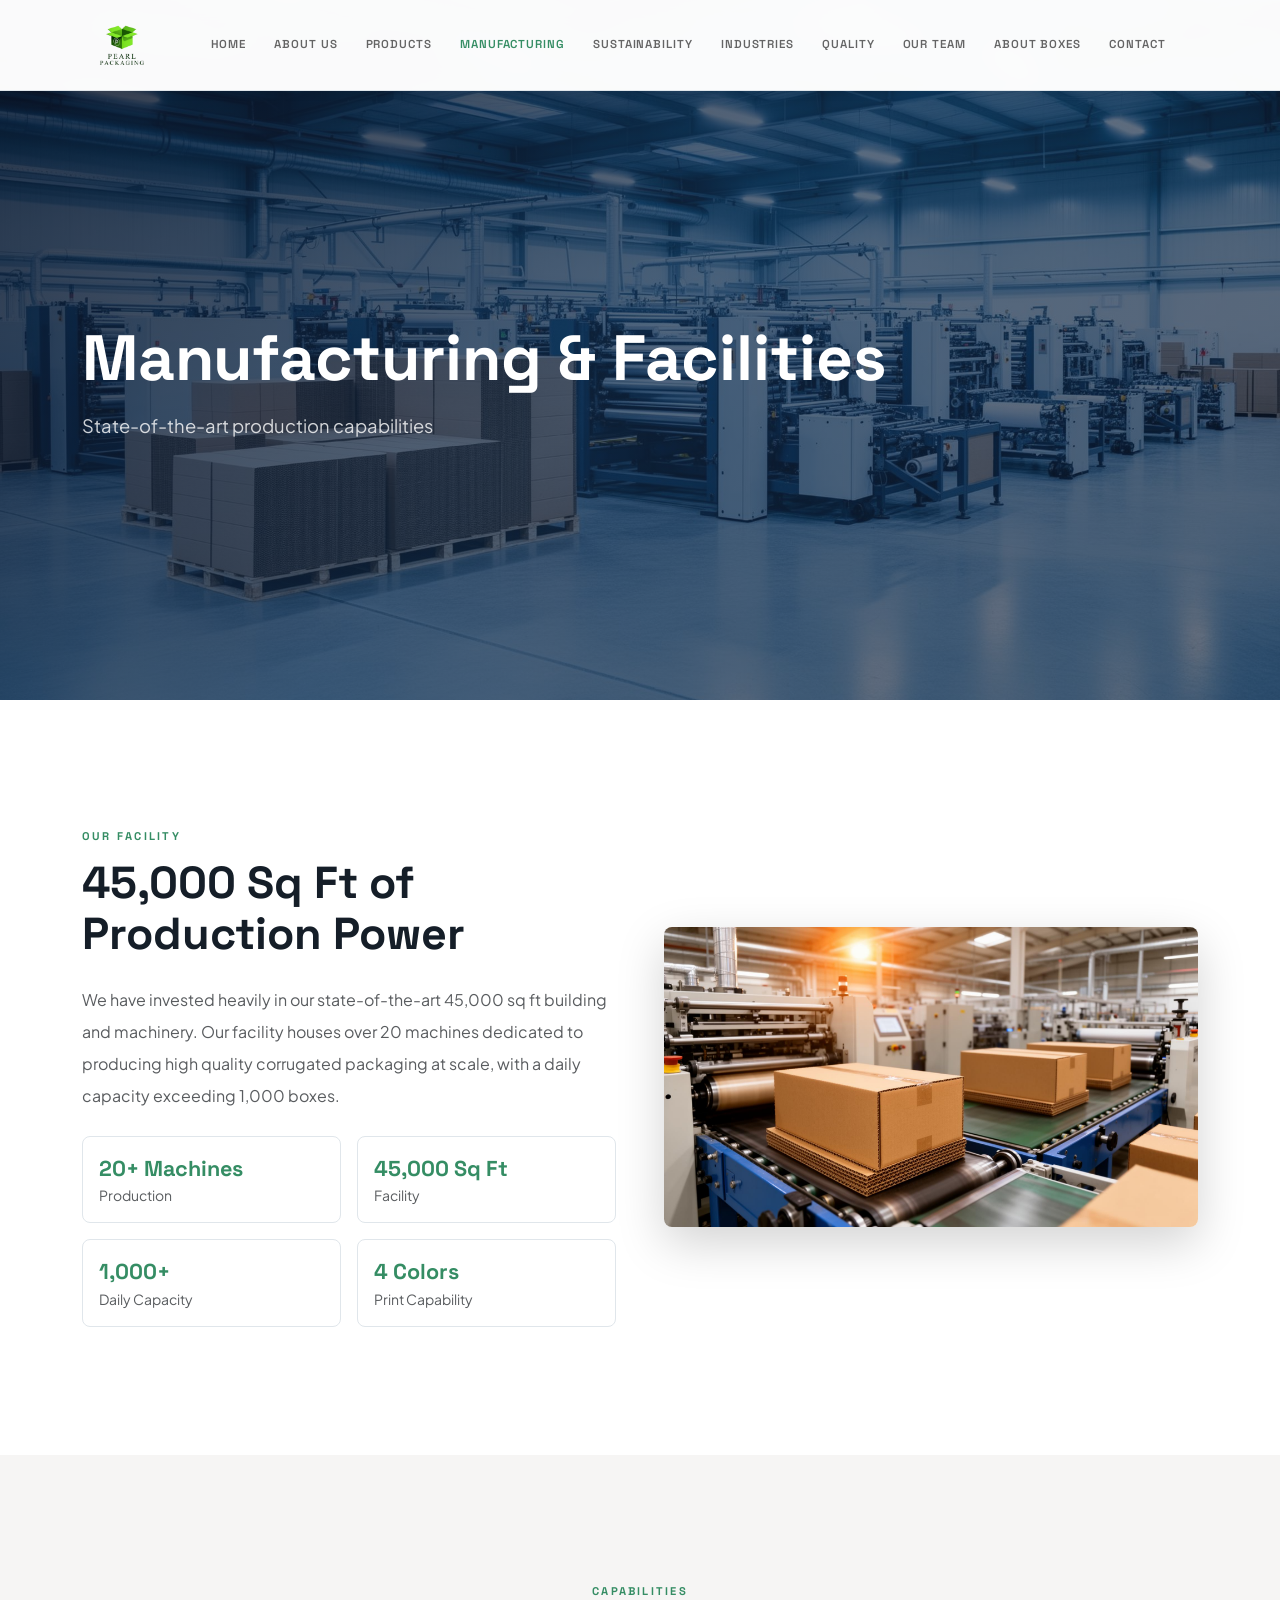
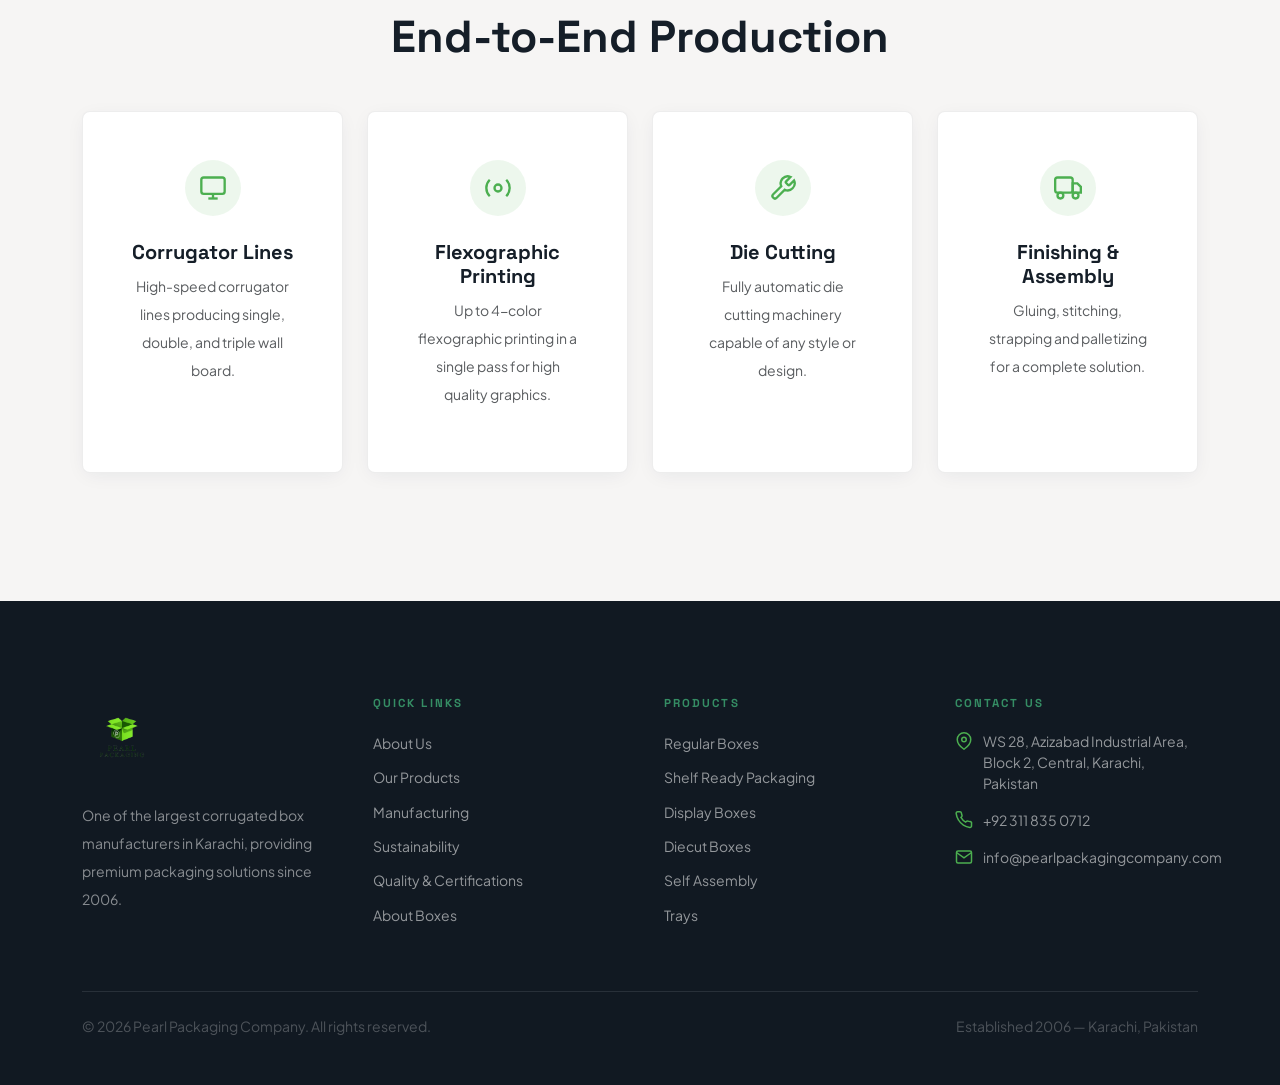
<file: manufacturing.html>
<!DOCTYPE html>
<html lang="en">
<head><meta charset="UTF-8"/><meta name="viewport" content="width=device-width,initial-scale=1.0"/>
<title>Manufacturing – Pearl Packaging Company</title>
<link href="https://cdn.jsdelivr.net/npm/bootstrap@5.3.3/dist/css/bootstrap.min.css" rel="stylesheet"/>
<link href="https://fonts.googleapis.com/css2?family=Plus+Jakarta+Sans:wght@300;400;500;600;700;800&family=Space+Grotesk:wght@400;500;600;700&display=swap" rel="stylesheet"/>
<link href="style.css" rel="stylesheet"/></head>
<body>
<nav class="navbar navbar-expand-xl fixed-top pp-navbar"><div class="container-xl"><a class="navbar-brand" href="index.html"><img src="assets/pearl-logo.png" alt="Pearl Packaging" class="pp-logo"/></a><button class="navbar-toggler border-0" type="button" data-bs-toggle="collapse" data-bs-target="#mainNav"><span class="navbar-toggler-icon"></span></button><div class="collapse navbar-collapse" id="mainNav"><ul class="navbar-nav mx-auto gap-1"><li class="nav-item"><a class="nav-link pp-nav-link" href="index.html">Home</a></li><li class="nav-item"><a class="nav-link pp-nav-link" href="about.html">About Us</a></li><li class="nav-item"><a class="nav-link pp-nav-link" href="products.html">Products</a></li><li class="nav-item"><a class="nav-link pp-nav-link active" href="manufacturing.html">Manufacturing</a></li><li class="nav-item"><a class="nav-link pp-nav-link" href="sustainability.html">Sustainability</a></li><li class="nav-item"><a class="nav-link pp-nav-link" href="industries.html">Industries</a></li><li class="nav-item"><a class="nav-link pp-nav-link" href="quality.html">Quality</a></li><li class="nav-item"><a class="nav-link pp-nav-link" href="team.html">Our Team</a></li><li class="nav-item"><a class="nav-link pp-nav-link" href="about-boxes.html">About Boxes</a></li><li class="nav-item"><a class="nav-link pp-nav-link" href="contact.html">Contact</a></li></ul></div></div></nav>

<section class="pp-page-hero"><img src="assets/facility.jpg" alt="Manufacturing" class="pp-hero-bg"/><div class="pp-hero-overlay"></div><div class="container-xl position-relative z-1"><div class="fade-in-up"><h1 class="pp-hero-title">Manufacturing & Facilities</h1><p class="pp-hero-sub">State-of-the-art production capabilities</p></div></div></section>

<section class="section-padding">
  <div class="container-xl">
    <div class="row g-5 align-items-center">
      <div class="col-lg-6 fade-in-up">
        <p class="section-label">Our Facility</p>
        <h2 class="section-title mb-4">45,000 Sq Ft of Production Power</h2>
        <p class="text-muted lh-lg mb-4">We have invested heavily in our state-of-the-art 45,000 sq ft building and machinery. Our facility houses over 20 machines dedicated to producing high quality corrugated packaging at scale, with a daily capacity exceeding 1,000 boxes.</p>
        <div class="row g-3">
          <div class="col-6"><div class="pp-stat-mini"><div class="val">20+ Machines</div><p class="text-muted small mb-0">Production</p></div></div>
          <div class="col-6"><div class="pp-stat-mini"><div class="val">45,000 Sq Ft</div><p class="text-muted small mb-0">Facility</p></div></div>
          <div class="col-6"><div class="pp-stat-mini"><div class="val">1,000+</div><p class="text-muted small mb-0">Daily Capacity</p></div></div>
          <div class="col-6"><div class="pp-stat-mini"><div class="val">4 Colors</div><p class="text-muted small mb-0">Print Capability</p></div></div>
        </div>
      </div>
      <div class="col-lg-6 fade-in-up">
        <img src="assets/hero-factory.jpg" alt="Production line" class="img-fluid rounded-3 shadow-lg w-100" style="aspect-ratio:16/9;object-fit:cover;"/>
      </div>
    </div>
  </div>
</section>

<section class="section-padding pp-section-warm">
  <div class="container-xl">
    <div class="text-center mb-5 fade-in-up">
      <p class="section-label">Capabilities</p>
      <h2 class="section-title mb-3">End-to-End Production</h2>
    </div>
    <div class="row g-4">
      <div class="col-sm-6 col-lg-3 fade-in-up">
        <div class="pp-card h-100 p-5 text-center">
          <div class="d-flex justify-content-center mb-4"><div style="width:56px;height:56px;border-radius:50%;background:rgba(76,175,80,0.1);display:flex;align-items:center;justify-content:center"><svg xmlns="http://www.w3.org/2000/svg" width="28" height="28" fill="none" stroke="#4caf50" stroke-width="2" viewBox="0 0 24 24"><rect x="2" y="3" width="20" height="14" rx="2"/><line x1="8" y1="21" x2="16" y2="21"/><line x1="12" y1="17" x2="12" y2="21"/></svg></div></div>
          <h5 class="fw-bold mb-2" style="font-family:'Space Grotesk',sans-serif">Corrugator Lines</h5>
          <p class="text-muted small lh-lg">High-speed corrugator lines producing single, double, and triple wall board.</p>
        </div>
      </div>
      <div class="col-sm-6 col-lg-3 fade-in-up">
        <div class="pp-card h-100 p-5 text-center">
          <div class="d-flex justify-content-center mb-4"><div style="width:56px;height:56px;border-radius:50%;background:rgba(76,175,80,0.1);display:flex;align-items:center;justify-content:center"><svg xmlns="http://www.w3.org/2000/svg" width="28" height="28" fill="none" stroke="#4caf50" stroke-width="2" viewBox="0 0 24 24"><circle cx="12" cy="12" r="3"/><path d="M19.07 4.93a10 10 0 0 1 0 14.14M4.93 4.93a10 10 0 0 0 0 14.14"/></svg></div></div>
          <h5 class="fw-bold mb-2" style="font-family:'Space Grotesk',sans-serif">Flexographic Printing</h5>
          <p class="text-muted small lh-lg">Up to 4-color flexographic printing in a single pass for high quality graphics.</p>
        </div>
      </div>
      <div class="col-sm-6 col-lg-3 fade-in-up">
        <div class="pp-card h-100 p-5 text-center">
          <div class="d-flex justify-content-center mb-4"><div style="width:56px;height:56px;border-radius:50%;background:rgba(76,175,80,0.1);display:flex;align-items:center;justify-content:center"><svg xmlns="http://www.w3.org/2000/svg" width="28" height="28" fill="none" stroke="#4caf50" stroke-width="2" viewBox="0 0 24 24"><path d="M14.7 6.3a1 1 0 0 0 0 1.4l1.6 1.6a1 1 0 0 0 1.4 0l3.77-3.77a6 6 0 0 1-7.94 7.94l-6.91 6.91a2.12 2.12 0 0 1-3-3l6.91-6.91a6 6 0 0 1 7.94-7.94l-3.76 3.76z"/></svg></div></div>
          <h5 class="fw-bold mb-2" style="font-family:'Space Grotesk',sans-serif">Die Cutting</h5>
          <p class="text-muted small lh-lg">Fully automatic die cutting machinery capable of any style or design.</p>
        </div>
      </div>
      <div class="col-sm-6 col-lg-3 fade-in-up">
        <div class="pp-card h-100 p-5 text-center">
          <div class="d-flex justify-content-center mb-4"><div style="width:56px;height:56px;border-radius:50%;background:rgba(76,175,80,0.1);display:flex;align-items:center;justify-content:center"><svg xmlns="http://www.w3.org/2000/svg" width="28" height="28" fill="none" stroke="#4caf50" stroke-width="2" viewBox="0 0 24 24"><rect x="1" y="3" width="15" height="13" rx="2"/><polygon points="16 8 20 8 23 11 23 16 16 16 16 8"/><circle cx="5.5" cy="18.5" r="2.5"/><circle cx="18.5" cy="18.5" r="2.5"/></svg></div></div>
          <h5 class="fw-bold mb-2" style="font-family:'Space Grotesk',sans-serif">Finishing & Assembly</h5>
          <p class="text-muted small lh-lg">Gluing, stitching, strapping and palletizing for a complete solution.</p>
        </div>
      </div>
    </div>
  </div>
</section>

<footer class="pp-section-dark pt-5"><div class="container-xl py-5"><div class="row g-5"><div class="col-lg-3 col-md-6"><a href="index.html" class="d-inline-block mb-4"><img src="assets/pearl-logo.png" alt="Pearl Packaging" class="pp-logo"/></a><p class="text-white-50 small lh-lg">One of the largest corrugated box manufacturers in Karachi, providing premium packaging solutions since 2006.</p></div><div class="col-lg-3 col-md-6"><h5 class="pp-footer-heading">Quick Links</h5><ul class="list-unstyled pp-footer-links"><li><a href="about.html">About Us</a></li><li><a href="products.html">Our Products</a></li><li><a href="manufacturing.html">Manufacturing</a></li><li><a href="sustainability.html">Sustainability</a></li><li><a href="quality.html">Quality &amp; Certifications</a></li><li><a href="about-boxes.html">About Boxes</a></li></ul></div><div class="col-lg-3 col-md-6"><h5 class="pp-footer-heading">Products</h5><ul class="list-unstyled pp-footer-links"><li><a href="products.html">Regular Boxes</a></li><li><a href="products.html">Shelf Ready Packaging</a></li><li><a href="products.html">Display Boxes</a></li><li><a href="products.html">Diecut Boxes</a></li><li><a href="products.html">Self Assembly</a></li><li><a href="products.html">Trays</a></li></ul></div><div class="col-lg-3 col-md-6"><h5 class="pp-footer-heading">Contact Us</h5><ul class="list-unstyled pp-footer-contact"><li><svg xmlns="http://www.w3.org/2000/svg" width="18" height="18" fill="none" stroke="#4caf50" stroke-width="2" viewBox="0 0 24 24"><path d="M21 10c0 7-9 13-9 13s-9-6-9-13a9 9 0 0 1 18 0z"/><circle cx="12" cy="10" r="3"/></svg><span>WS 28, Azizabad Industrial Area, Block 2, Central, Karachi, Pakistan</span></li><li><svg xmlns="http://www.w3.org/2000/svg" width="18" height="18" fill="none" stroke="#4caf50" stroke-width="2" viewBox="0 0 24 24"><path d="M22 16.92v3a2 2 0 0 1-2.18 2 19.79 19.79 0 0 1-8.63-3.07A19.5 19.5 0 0 1 4.69 12 19.79 19.79 0 0 1 1.61 3.42 2 2 0 0 1 3.58 1h3a2 2 0 0 1 2 1.72c.127.96.361 1.903.7 2.81a2 2 0 0 1-.45 2.11L7.91 8.54a16 16 0 0 0 6.29 6.29l.91-.91a2 2 0 0 1 2.11-.45c.907.339 1.85.573 2.81.7A2 2 0 0 1 22 16.92z"/></svg><a href="tel:+923118350712">+92 311 835 0712</a></li><li><svg xmlns="http://www.w3.org/2000/svg" width="18" height="18" fill="none" stroke="#4caf50" stroke-width="2" viewBox="0 0 24 24"><path d="M4 4h16c1.1 0 2 .9 2 2v12c0 1.1-.9 2-2 2H4c-1.1 0-2-.9-2-2V6c0-1.1.9-2 2-2z"/><polyline points="22,6 12,13 2,6"/></svg><a href="mailto:info@pearlpackagingcompany.com">info@pearlpackagingcompany.com</a></li></ul></div></div><hr class="border-secondary mt-5 mb-4"/><div class="d-flex flex-column flex-md-row justify-content-between align-items-center gap-2"><p class="text-white-25 small mb-0">© <span id="yr"></span> Pearl Packaging Company. All rights reserved.</p><p class="text-white-25 small mb-0">Established 2006 — Karachi, Pakistan</p></div></div></footer>
<script src="https://cdn.jsdelivr.net/npm/bootstrap@5.3.3/dist/js/bootstrap.bundle.min.js"></script><script src="script.js"></script>
</body></html>
</file>
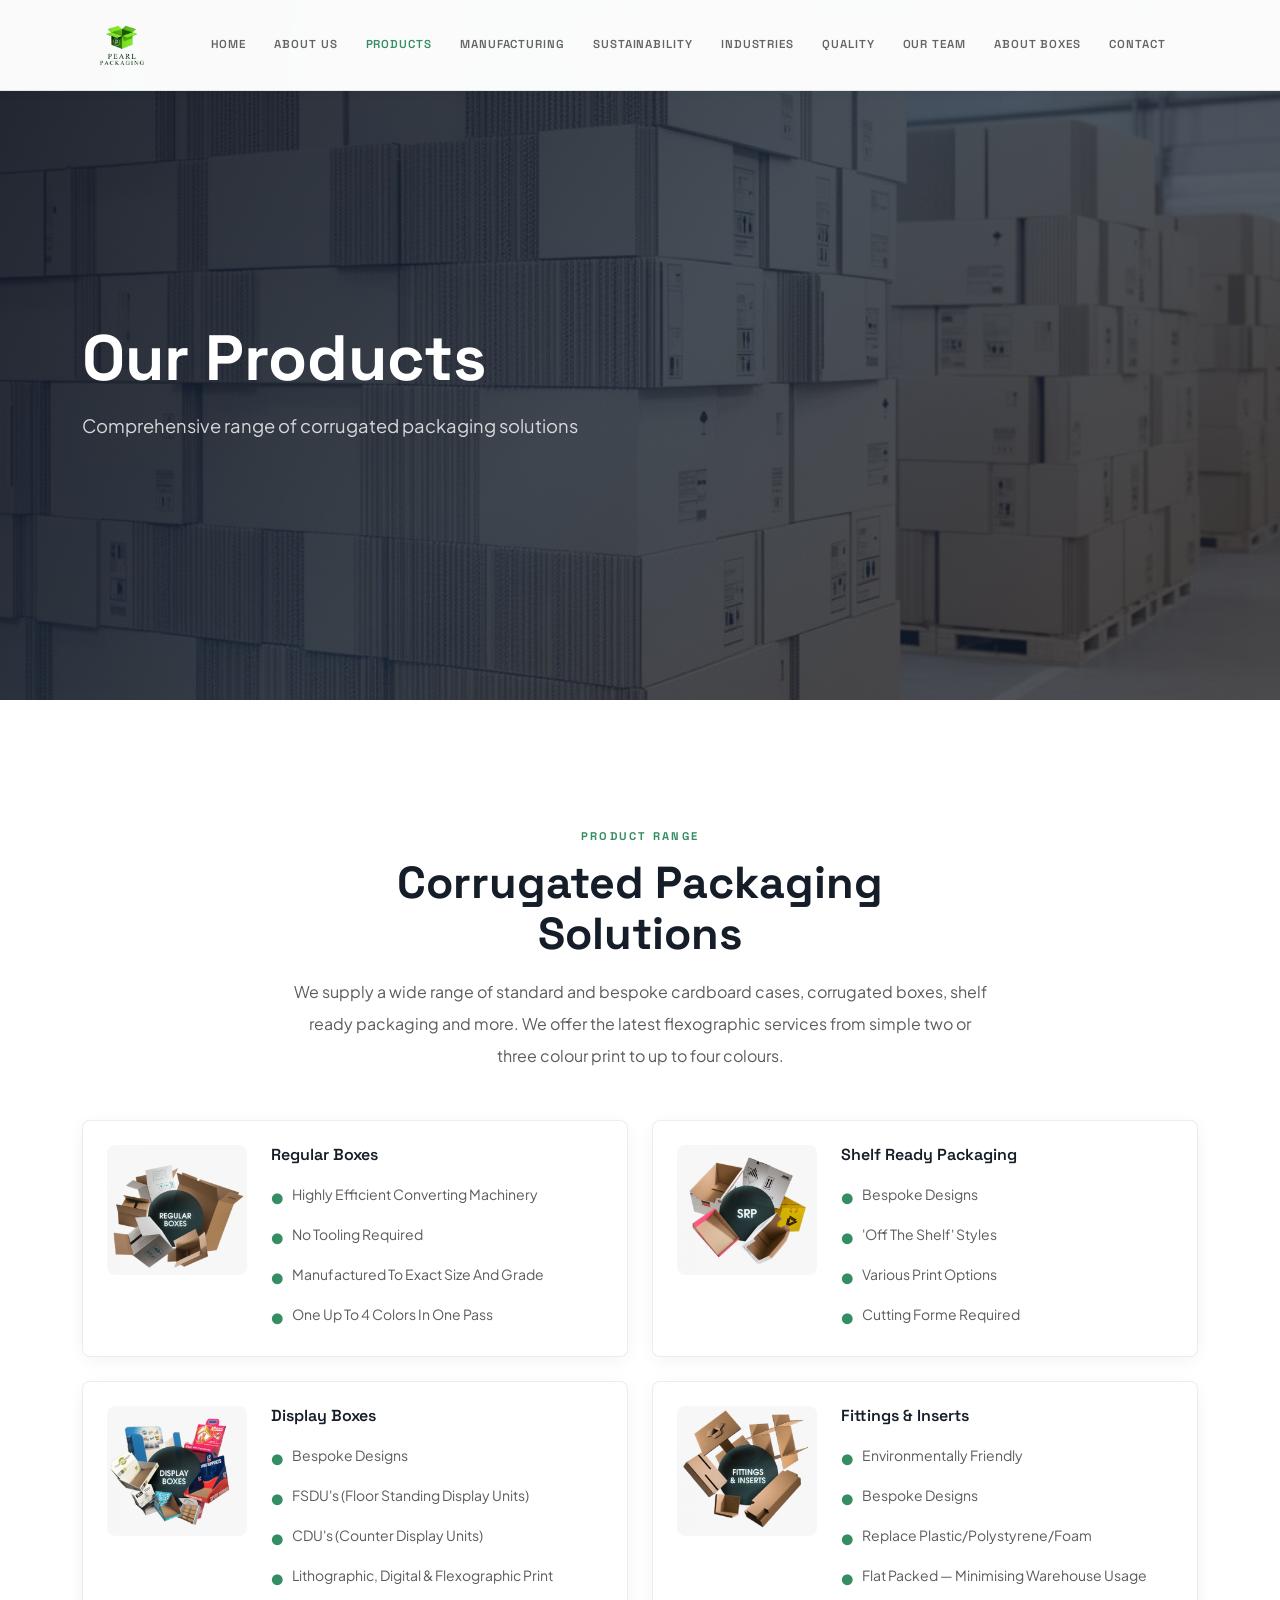
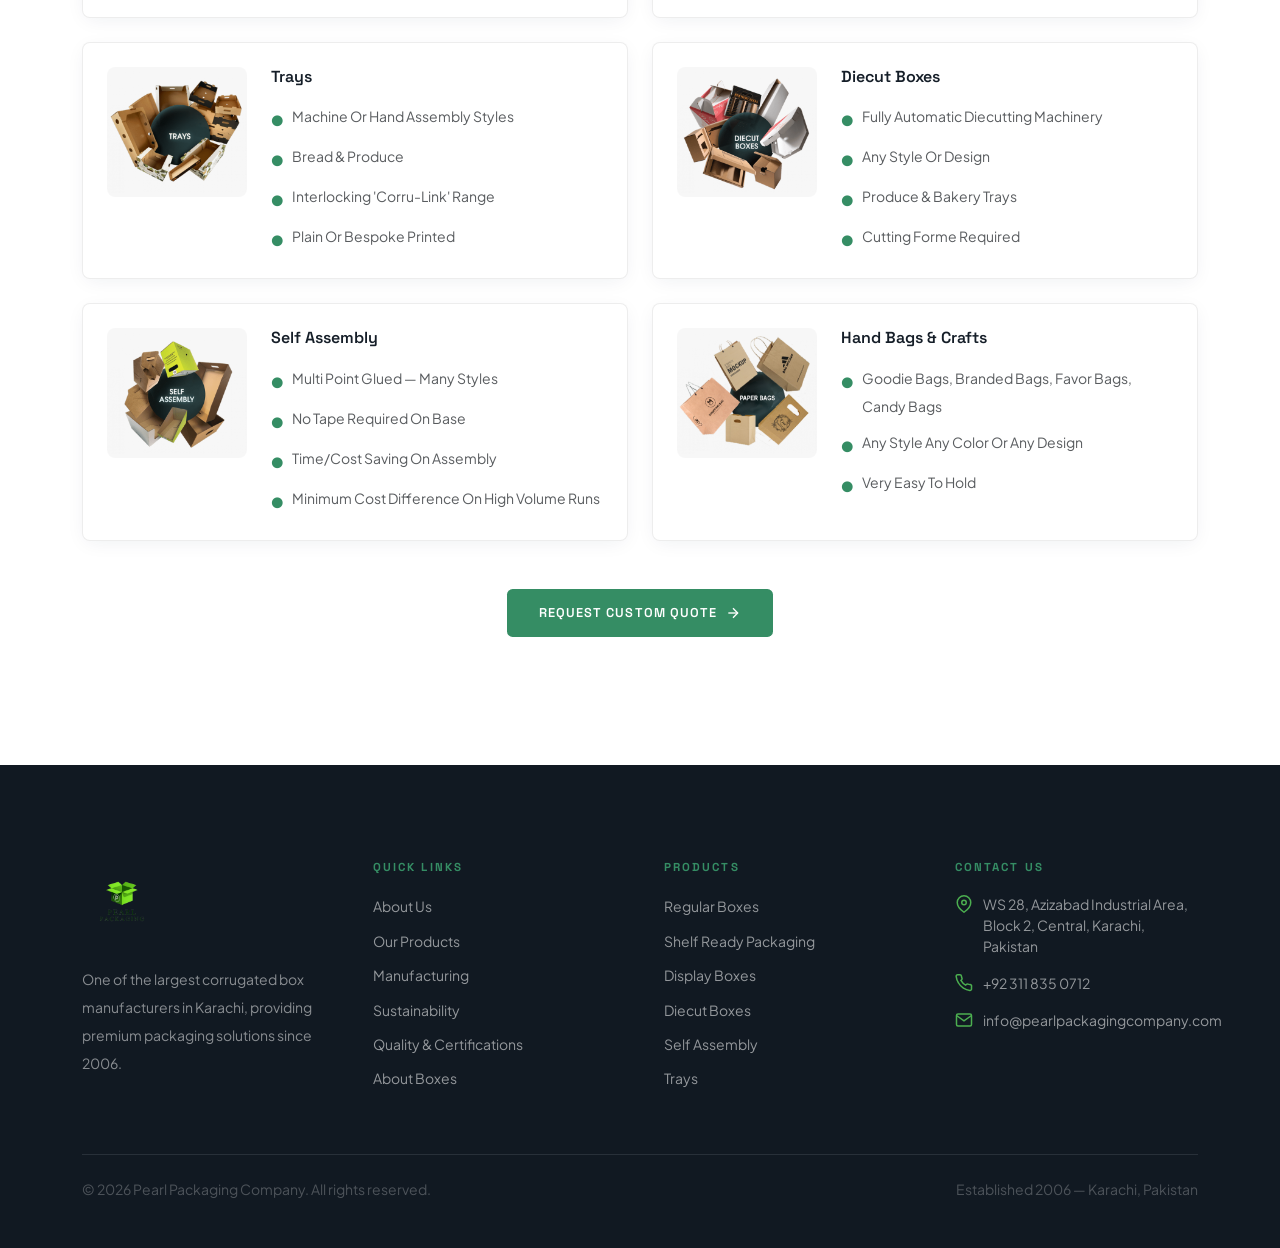
<file: products.html>
<!DOCTYPE html>
<html lang="en">
<head><meta charset="UTF-8"/><meta name="viewport" content="width=device-width,initial-scale=1.0"/>
<title>Products – Pearl Packaging Company</title>
<link href="https://cdn.jsdelivr.net/npm/bootstrap@5.3.3/dist/css/bootstrap.min.css" rel="stylesheet"/>
<link href="https://fonts.googleapis.com/css2?family=Plus+Jakarta+Sans:wght@300;400;500;600;700;800&family=Space+Grotesk:wght@400;500;600;700&display=swap" rel="stylesheet"/>
<link href="style.css" rel="stylesheet"/></head>
<body>
<nav class="navbar navbar-expand-xl fixed-top pp-navbar"><div class="container-xl"><a class="navbar-brand" href="index.html"><img src="assets/pearl-logo.png" alt="Pearl Packaging" class="pp-logo"/></a><button class="navbar-toggler border-0" type="button" data-bs-toggle="collapse" data-bs-target="#mainNav"><span class="navbar-toggler-icon"></span></button><div class="collapse navbar-collapse" id="mainNav"><ul class="navbar-nav mx-auto gap-1"><li class="nav-item"><a class="nav-link pp-nav-link" href="index.html">Home</a></li><li class="nav-item"><a class="nav-link pp-nav-link" href="about.html">About Us</a></li><li class="nav-item"><a class="nav-link pp-nav-link active" href="products.html">Products</a></li><li class="nav-item"><a class="nav-link pp-nav-link" href="manufacturing.html">Manufacturing</a></li><li class="nav-item"><a class="nav-link pp-nav-link" href="sustainability.html">Sustainability</a></li><li class="nav-item"><a class="nav-link pp-nav-link" href="industries.html">Industries</a></li><li class="nav-item"><a class="nav-link pp-nav-link" href="quality.html">Quality</a></li><li class="nav-item"><a class="nav-link pp-nav-link" href="team.html">Our Team</a></li><li class="nav-item"><a class="nav-link pp-nav-link" href="about-boxes.html">About Boxes</a></li><li class="nav-item"><a class="nav-link pp-nav-link" href="contact.html">Contact</a></li></ul></div></div></nav>

<section class="pp-page-hero"><img src="assets/products-boxes.jpg" alt="Products" class="pp-hero-bg"/><div class="pp-hero-overlay"></div><div class="container-xl position-relative z-1"><div class="fade-in-up"><h1 class="pp-hero-title">Our Products</h1><p class="pp-hero-sub">Comprehensive range of corrugated packaging solutions</p></div></div></section>

<section class="section-padding">
  <div class="container-xl">
    <div class="text-center mb-5 fade-in-up" style="max-width:700px;margin:0 auto 3rem">
      <p class="section-label">Product Range</p>
      <h2 class="section-title mb-3">Corrugated Packaging Solutions</h2>
      <p class="text-muted fs-6 lh-lg">We supply a wide range of standard and bespoke cardboard cases, corrugated boxes, shelf ready packaging and more. We offer the latest flexographic services from simple two or three colour print to up to four colours.</p>
    </div>
    <div class="row g-4">
      <div class="col-md-6 fade-in-up"><div class="pp-card h-100 p-4"><div class="d-flex flex-column flex-sm-row gap-4"><div class="flex-shrink-0"><img src="assets/products/regular-boxes.png" alt="Regular Boxes" class="rounded-3" style="width:140px;height:130px;object-fit:contain;background:rgba(0,0,0,0.03)"/></div><div><h4 class="pp-card-title mb-3">Regular Boxes</h4><ul class="list-unstyled mb-0"><li class="text-muted small lh-lg d-flex gap-2 mb-2"><span class="text-eco-green mt-1">●</span>Highly Efficient Converting Machinery</li><li class="text-muted small lh-lg d-flex gap-2 mb-2"><span class="text-eco-green mt-1">●</span>No Tooling Required</li><li class="text-muted small lh-lg d-flex gap-2 mb-2"><span class="text-eco-green mt-1">●</span>Manufactured To Exact Size And Grade</li><li class="text-muted small lh-lg d-flex gap-2"><span class="text-eco-green mt-1">●</span>One Up To 4 Colors In One Pass</li></ul></div></div></div></div>
      <div class="col-md-6 fade-in-up"><div class="pp-card h-100 p-4"><div class="d-flex flex-column flex-sm-row gap-4"><div class="flex-shrink-0"><img src="assets/products/shelf-ready.png" alt="Shelf Ready" class="rounded-3" style="width:140px;height:130px;object-fit:contain;background:rgba(0,0,0,0.03)"/></div><div><h4 class="pp-card-title mb-3">Shelf Ready Packaging</h4><ul class="list-unstyled mb-0"><li class="text-muted small lh-lg d-flex gap-2 mb-2"><span class="text-eco-green mt-1">●</span>Bespoke Designs</li><li class="text-muted small lh-lg d-flex gap-2 mb-2"><span class="text-eco-green mt-1">●</span>'Off The Shelf' Styles</li><li class="text-muted small lh-lg d-flex gap-2 mb-2"><span class="text-eco-green mt-1">●</span>Various Print Options</li><li class="text-muted small lh-lg d-flex gap-2"><span class="text-eco-green mt-1">●</span>Cutting Forme Required</li></ul></div></div></div></div>
      <div class="col-md-6 fade-in-up"><div class="pp-card h-100 p-4"><div class="d-flex flex-column flex-sm-row gap-4"><div class="flex-shrink-0"><img src="assets/products/display-boxes.png" alt="Display Boxes" class="rounded-3" style="width:140px;height:130px;object-fit:contain;background:rgba(0,0,0,0.03)"/></div><div><h4 class="pp-card-title mb-3">Display Boxes</h4><ul class="list-unstyled mb-0"><li class="text-muted small lh-lg d-flex gap-2 mb-2"><span class="text-eco-green mt-1">●</span>Bespoke Designs</li><li class="text-muted small lh-lg d-flex gap-2 mb-2"><span class="text-eco-green mt-1">●</span>FSDU's (Floor Standing Display Units)</li><li class="text-muted small lh-lg d-flex gap-2 mb-2"><span class="text-eco-green mt-1">●</span>CDU's (Counter Display Units)</li><li class="text-muted small lh-lg d-flex gap-2"><span class="text-eco-green mt-1">●</span>Lithographic, Digital & Flexographic Print</li></ul></div></div></div></div>
      <div class="col-md-6 fade-in-up"><div class="pp-card h-100 p-4"><div class="d-flex flex-column flex-sm-row gap-4"><div class="flex-shrink-0"><img src="assets/products/fittings-inserts.png" alt="Fittings" class="rounded-3" style="width:140px;height:130px;object-fit:contain;background:rgba(0,0,0,0.03)"/></div><div><h4 class="pp-card-title mb-3">Fittings & Inserts</h4><ul class="list-unstyled mb-0"><li class="text-muted small lh-lg d-flex gap-2 mb-2"><span class="text-eco-green mt-1">●</span>Environmentally Friendly</li><li class="text-muted small lh-lg d-flex gap-2 mb-2"><span class="text-eco-green mt-1">●</span>Bespoke Designs</li><li class="text-muted small lh-lg d-flex gap-2 mb-2"><span class="text-eco-green mt-1">●</span>Replace Plastic/Polystyrene/Foam</li><li class="text-muted small lh-lg d-flex gap-2"><span class="text-eco-green mt-1">●</span>Flat Packed — Minimising Warehouse Usage</li></ul></div></div></div></div>
      <div class="col-md-6 fade-in-up"><div class="pp-card h-100 p-4"><div class="d-flex flex-column flex-sm-row gap-4"><div class="flex-shrink-0"><img src="assets/products/trays.png" alt="Trays" class="rounded-3" style="width:140px;height:130px;object-fit:contain;background:rgba(0,0,0,0.03)"/></div><div><h4 class="pp-card-title mb-3">Trays</h4><ul class="list-unstyled mb-0"><li class="text-muted small lh-lg d-flex gap-2 mb-2"><span class="text-eco-green mt-1">●</span>Machine Or Hand Assembly Styles</li><li class="text-muted small lh-lg d-flex gap-2 mb-2"><span class="text-eco-green mt-1">●</span>Bread & Produce</li><li class="text-muted small lh-lg d-flex gap-2 mb-2"><span class="text-eco-green mt-1">●</span>Interlocking 'Corru-Link' Range</li><li class="text-muted small lh-lg d-flex gap-2"><span class="text-eco-green mt-1">●</span>Plain Or Bespoke Printed</li></ul></div></div></div></div>
      <div class="col-md-6 fade-in-up"><div class="pp-card h-100 p-4"><div class="d-flex flex-column flex-sm-row gap-4"><div class="flex-shrink-0"><img src="assets/products/diecut-boxes.png" alt="Diecut" class="rounded-3" style="width:140px;height:130px;object-fit:contain;background:rgba(0,0,0,0.03)"/></div><div><h4 class="pp-card-title mb-3">Diecut Boxes</h4><ul class="list-unstyled mb-0"><li class="text-muted small lh-lg d-flex gap-2 mb-2"><span class="text-eco-green mt-1">●</span>Fully Automatic Diecutting Machinery</li><li class="text-muted small lh-lg d-flex gap-2 mb-2"><span class="text-eco-green mt-1">●</span>Any Style Or Design</li><li class="text-muted small lh-lg d-flex gap-2 mb-2"><span class="text-eco-green mt-1">●</span>Produce & Bakery Trays</li><li class="text-muted small lh-lg d-flex gap-2"><span class="text-eco-green mt-1">●</span>Cutting Forme Required</li></ul></div></div></div></div>
      <div class="col-md-6 fade-in-up"><div class="pp-card h-100 p-4"><div class="d-flex flex-column flex-sm-row gap-4"><div class="flex-shrink-0"><img src="assets/products/self-assembly.png" alt="Self Assembly" class="rounded-3" style="width:140px;height:130px;object-fit:contain;background:rgba(0,0,0,0.03)"/></div><div><h4 class="pp-card-title mb-3">Self Assembly</h4><ul class="list-unstyled mb-0"><li class="text-muted small lh-lg d-flex gap-2 mb-2"><span class="text-eco-green mt-1">●</span>Multi Point Glued — Many Styles</li><li class="text-muted small lh-lg d-flex gap-2 mb-2"><span class="text-eco-green mt-1">●</span>No Tape Required On Base</li><li class="text-muted small lh-lg d-flex gap-2 mb-2"><span class="text-eco-green mt-1">●</span>Time/Cost Saving On Assembly</li><li class="text-muted small lh-lg d-flex gap-2"><span class="text-eco-green mt-1">●</span>Minimum Cost Difference On High Volume Runs</li></ul></div></div></div></div>
      <div class="col-md-6 fade-in-up"><div class="pp-card h-100 p-4"><div class="d-flex flex-column flex-sm-row gap-4"><div class="flex-shrink-0"><img src="assets/products/hand-bags.png" alt="Hand Bags" class="rounded-3" style="width:140px;height:130px;object-fit:contain;background:rgba(0,0,0,0.03)"/></div><div><h4 class="pp-card-title mb-3">Hand Bags & Crafts</h4><ul class="list-unstyled mb-0"><li class="text-muted small lh-lg d-flex gap-2 mb-2"><span class="text-eco-green mt-1">●</span>Goodie Bags, Branded Bags, Favor Bags, Candy Bags</li><li class="text-muted small lh-lg d-flex gap-2 mb-2"><span class="text-eco-green mt-1">●</span>Any Style Any Color Or Any Design</li><li class="text-muted small lh-lg d-flex gap-2"><span class="text-eco-green mt-1">●</span>Very Easy To Hold</li></ul></div></div></div></div>
    </div>
    <div class="text-center mt-5 fade-in-up"><a href="contact.html" class="btn-pp-primary">Request Custom Quote <svg xmlns="http://www.w3.org/2000/svg" width="16" height="16" fill="none" stroke="currentColor" stroke-width="2" viewBox="0 0 24 24"><line x1="5" y1="12" x2="19" y2="12"/><polyline points="12 5 19 12 12 19"/></svg></a></div>
  </div>
</section>

<footer class="pp-section-dark pt-5"><div class="container-xl py-5"><div class="row g-5"><div class="col-lg-3 col-md-6"><a href="index.html" class="d-inline-block mb-4"><img src="assets/pearl-logo.png" alt="Pearl Packaging" class="pp-logo"/></a><p class="text-white-50 small lh-lg">One of the largest corrugated box manufacturers in Karachi, providing premium packaging solutions since 2006.</p></div><div class="col-lg-3 col-md-6"><h5 class="pp-footer-heading">Quick Links</h5><ul class="list-unstyled pp-footer-links"><li><a href="about.html">About Us</a></li><li><a href="products.html">Our Products</a></li><li><a href="manufacturing.html">Manufacturing</a></li><li><a href="sustainability.html">Sustainability</a></li><li><a href="quality.html">Quality & Certifications</a></li><li><a href="about-boxes.html">About Boxes</a></li></ul></div><div class="col-lg-3 col-md-6"><h5 class="pp-footer-heading">Products</h5><ul class="list-unstyled pp-footer-links"><li><a href="products.html">Regular Boxes</a></li><li><a href="products.html">Shelf Ready Packaging</a></li><li><a href="products.html">Display Boxes</a></li><li><a href="products.html">Diecut Boxes</a></li><li><a href="products.html">Self Assembly</a></li><li><a href="products.html">Trays</a></li></ul></div><div class="col-lg-3 col-md-6"><h5 class="pp-footer-heading">Contact Us</h5><ul class="list-unstyled pp-footer-contact"><li><svg xmlns="http://www.w3.org/2000/svg" width="18" height="18" fill="none" stroke="#4caf50" stroke-width="2" viewBox="0 0 24 24"><path d="M21 10c0 7-9 13-9 13s-9-6-9-13a9 9 0 0 1 18 0z"/><circle cx="12" cy="10" r="3"/></svg><span>WS 28, Azizabad Industrial Area, Block 2, Central, Karachi, Pakistan</span></li><li><svg xmlns="http://www.w3.org/2000/svg" width="18" height="18" fill="none" stroke="#4caf50" stroke-width="2" viewBox="0 0 24 24"><path d="M22 16.92v3a2 2 0 0 1-2.18 2 19.79 19.79 0 0 1-8.63-3.07A19.5 19.5 0 0 1 4.69 12 19.79 19.79 0 0 1 1.61 3.42 2 2 0 0 1 3.58 1h3a2 2 0 0 1 2 1.72c.127.96.361 1.903.7 2.81a2 2 0 0 1-.45 2.11L7.91 8.54a16 16 0 0 0 6.29 6.29l.91-.91a2 2 0 0 1 2.11-.45c.907.339 1.85.573 2.81.7A2 2 0 0 1 22 16.92z"/></svg><a href="tel:+923118350712">+92 311 835 0712</a></li><li><svg xmlns="http://www.w3.org/2000/svg" width="18" height="18" fill="none" stroke="#4caf50" stroke-width="2" viewBox="0 0 24 24"><path d="M4 4h16c1.1 0 2 .9 2 2v12c0 1.1-.9 2-2 2H4c-1.1 0-2-.9-2-2V6c0-1.1.9-2 2-2z"/><polyline points="22,6 12,13 2,6"/></svg><a href="mailto:info@pearlpackagingcompany.com">info@pearlpackagingcompany.com</a></li></ul></div></div><hr class="border-secondary mt-5 mb-4"/><div class="d-flex flex-column flex-md-row justify-content-between align-items-center gap-2"><p class="text-white-25 small mb-0">© <span id="yr"></span> Pearl Packaging Company. All rights reserved.</p><p class="text-white-25 small mb-0">Established 2006 — Karachi, Pakistan</p></div></div></footer>
<script src="https://cdn.jsdelivr.net/npm/bootstrap@5.3.3/dist/js/bootstrap.bundle.min.js"></script><script src="script.js"></script>
</body></html>
</file>
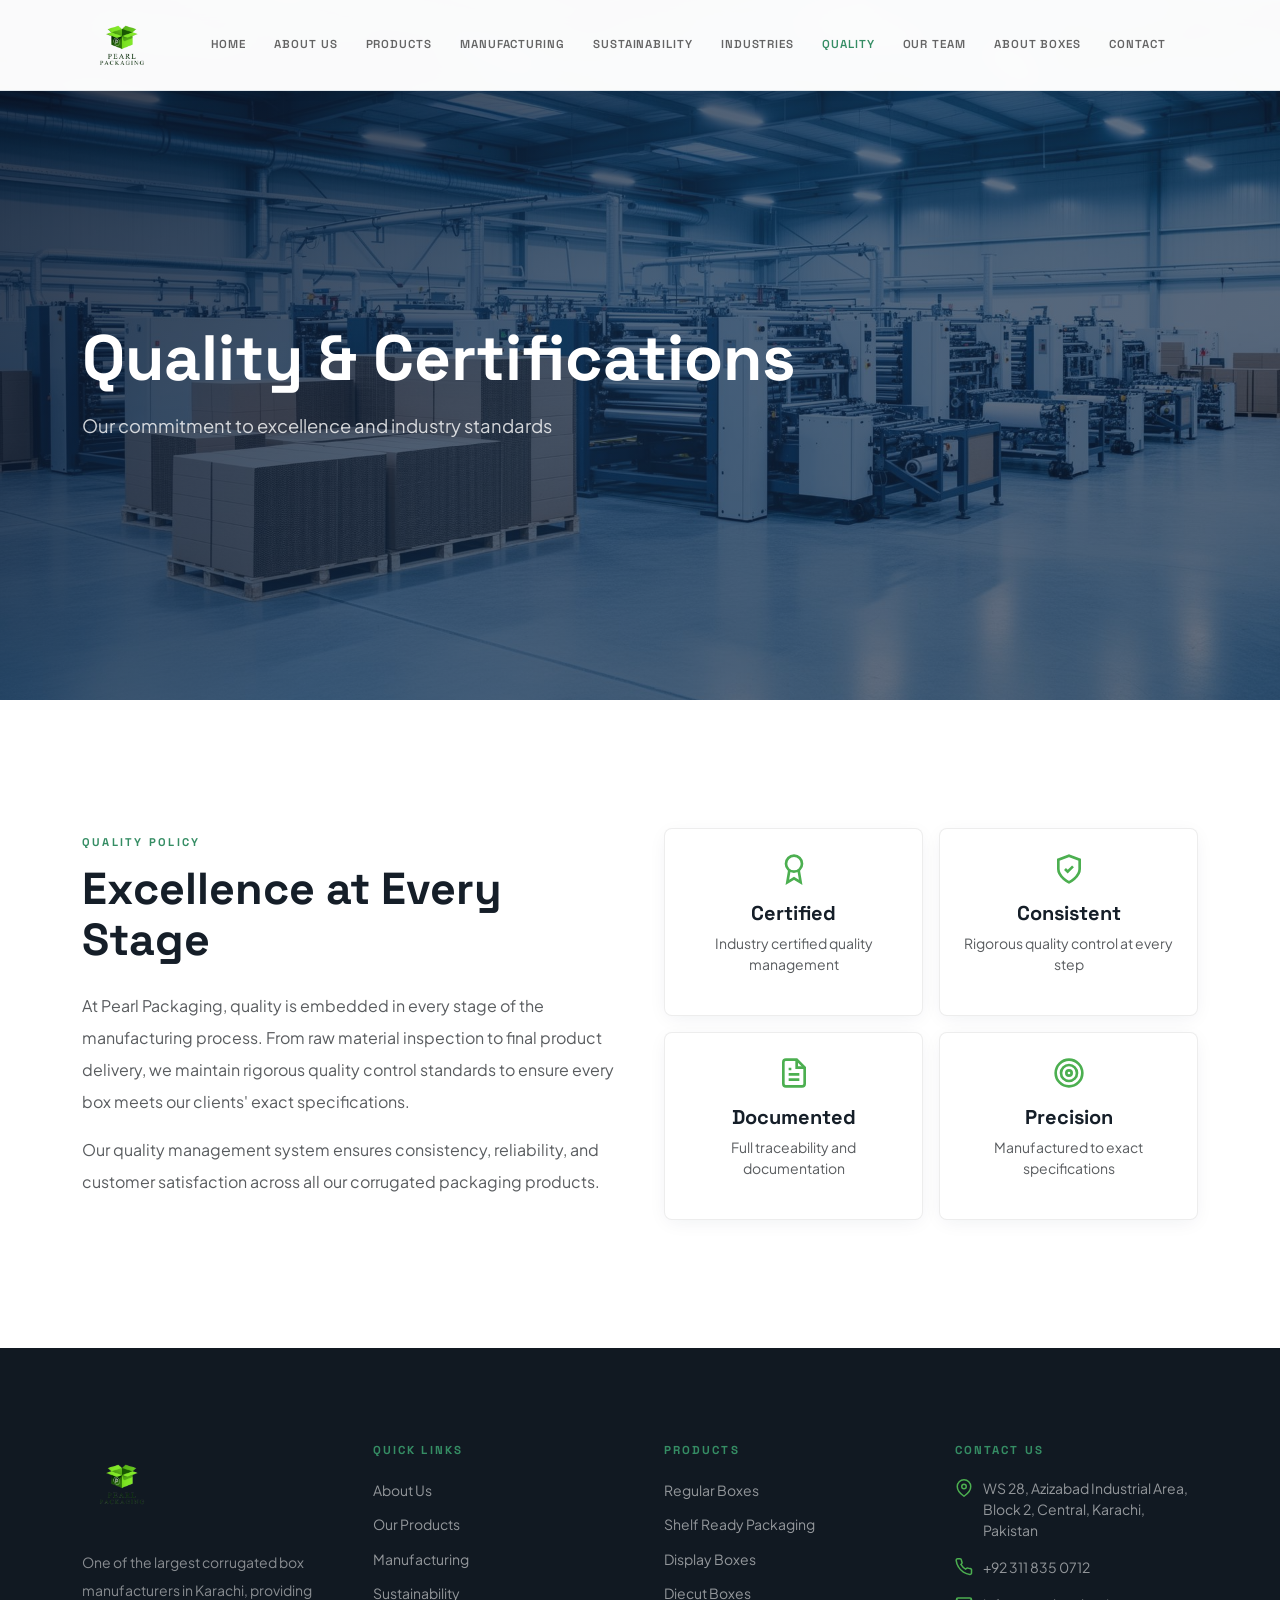
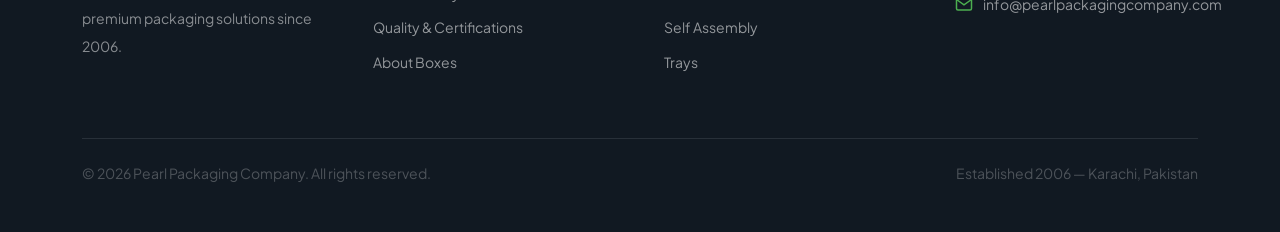
<file: quality.html>
<!DOCTYPE html>
<html lang="en">
<head><meta charset="UTF-8"/><meta name="viewport" content="width=device-width,initial-scale=1.0"/>
<title>Quality – Pearl Packaging Company</title>
<link href="https://cdn.jsdelivr.net/npm/bootstrap@5.3.3/dist/css/bootstrap.min.css" rel="stylesheet"/>
<link href="https://fonts.googleapis.com/css2?family=Plus+Jakarta+Sans:wght@300;400;500;600;700;800&family=Space+Grotesk:wght@400;500;600;700&display=swap" rel="stylesheet"/>
<link href="style.css" rel="stylesheet"/></head>
<body>
<nav class="navbar navbar-expand-xl fixed-top pp-navbar"><div class="container-xl"><a class="navbar-brand" href="index.html"><img src="assets/pearl-logo.png" alt="Pearl Packaging" class="pp-logo"/></a><button class="navbar-toggler border-0" type="button" data-bs-toggle="collapse" data-bs-target="#mainNav"><span class="navbar-toggler-icon"></span></button><div class="collapse navbar-collapse" id="mainNav"><ul class="navbar-nav mx-auto gap-1"><li class="nav-item"><a class="nav-link pp-nav-link" href="index.html">Home</a></li><li class="nav-item"><a class="nav-link pp-nav-link" href="about.html">About Us</a></li><li class="nav-item"><a class="nav-link pp-nav-link" href="products.html">Products</a></li><li class="nav-item"><a class="nav-link pp-nav-link" href="manufacturing.html">Manufacturing</a></li><li class="nav-item"><a class="nav-link pp-nav-link" href="sustainability.html">Sustainability</a></li><li class="nav-item"><a class="nav-link pp-nav-link" href="industries.html">Industries</a></li><li class="nav-item"><a class="nav-link pp-nav-link active" href="quality.html">Quality</a></li><li class="nav-item"><a class="nav-link pp-nav-link" href="team.html">Our Team</a></li><li class="nav-item"><a class="nav-link pp-nav-link" href="about-boxes.html">About Boxes</a></li><li class="nav-item"><a class="nav-link pp-nav-link" href="contact.html">Contact</a></li></ul></div></div></nav>

<section class="pp-page-hero"><img src="assets/facility.jpg" alt="Quality" class="pp-hero-bg"/><div class="pp-hero-overlay"></div><div class="container-xl position-relative z-1"><div class="fade-in-up"><h1 class="pp-hero-title">Quality & Certifications</h1><p class="pp-hero-sub">Our commitment to excellence and industry standards</p></div></div></section>

<section class="section-padding">
  <div class="container-xl">
    <div class="row g-5 align-items-center">
      <div class="col-lg-6 fade-in-up">
        <p class="section-label">Quality Policy</p>
        <h2 class="section-title mb-4">Excellence at Every Stage</h2>
        <p class="text-muted lh-lg mb-3">At Pearl Packaging, quality is embedded in every stage of the manufacturing process. From raw material inspection to final product delivery, we maintain rigorous quality control standards to ensure every box meets our clients' exact specifications.</p>
        <p class="text-muted lh-lg">Our quality management system ensures consistency, reliability, and customer satisfaction across all our corrugated packaging products.</p>
      </div>
      <div class="col-lg-6 fade-in-up">
        <div class="row g-3">
          <div class="col-6"><div class="pp-card p-4 text-center h-100"><svg xmlns="http://www.w3.org/2000/svg" width="32" height="32" fill="none" stroke="#4caf50" stroke-width="2" viewBox="0 0 24 24" class="mb-3"><circle cx="12" cy="8" r="6"/><path d="M15.477 12.89 17 22l-5-3-5 3 1.523-9.11"/></svg><h5 class="fw-bold" style="font-family:'Space Grotesk',sans-serif">Certified</h5><p class="text-muted small">Industry certified quality management</p></div></div>
          <div class="col-6"><div class="pp-card p-4 text-center h-100"><svg xmlns="http://www.w3.org/2000/svg" width="32" height="32" fill="none" stroke="#4caf50" stroke-width="2" viewBox="0 0 24 24" class="mb-3"><path d="M12 22s8-4 8-10V5l-8-3-8 3v7c0 6 8 10 8 10z"/><polyline points="9 12 11 14 15 10"/></svg><h5 class="fw-bold" style="font-family:'Space Grotesk',sans-serif">Consistent</h5><p class="text-muted small">Rigorous quality control at every step</p></div></div>
          <div class="col-6"><div class="pp-card p-4 text-center h-100"><svg xmlns="http://www.w3.org/2000/svg" width="32" height="32" fill="none" stroke="#4caf50" stroke-width="2" viewBox="0 0 24 24" class="mb-3"><path d="M14 2H6a2 2 0 0 0-2 2v16a2 2 0 0 0 2 2h12a2 2 0 0 0 2-2V8z"/><polyline points="14 2 14 8 20 8"/><line x1="16" y1="13" x2="8" y2="13"/><line x1="16" y1="17" x2="8" y2="17"/><polyline points="10 9 9 9 8 9"/></svg><h5 class="fw-bold" style="font-family:'Space Grotesk',sans-serif">Documented</h5><p class="text-muted small">Full traceability and documentation</p></div></div>
          <div class="col-6"><div class="pp-card p-4 text-center h-100"><svg xmlns="http://www.w3.org/2000/svg" width="32" height="32" fill="none" stroke="#4caf50" stroke-width="2" viewBox="0 0 24 24" class="mb-3"><circle cx="12" cy="12" r="10"/><circle cx="12" cy="12" r="6"/><circle cx="12" cy="12" r="2"/></svg><h5 class="fw-bold" style="font-family:'Space Grotesk',sans-serif">Precision</h5><p class="text-muted small">Manufactured to exact specifications</p></div></div>
        </div>
      </div>
    </div>
  </div>
</section>

<footer class="pp-section-dark pt-5"><div class="container-xl py-5"><div class="row g-5"><div class="col-lg-3 col-md-6"><a href="index.html" class="d-inline-block mb-4"><img src="assets/pearl-logo.png" alt="Pearl Packaging" class="pp-logo"/></a><p class="text-white-50 small lh-lg">One of the largest corrugated box manufacturers in Karachi, providing premium packaging solutions since 2006.</p></div><div class="col-lg-3 col-md-6"><h5 class="pp-footer-heading">Quick Links</h5><ul class="list-unstyled pp-footer-links"><li><a href="about.html">About Us</a></li><li><a href="products.html">Our Products</a></li><li><a href="manufacturing.html">Manufacturing</a></li><li><a href="sustainability.html">Sustainability</a></li><li><a href="quality.html">Quality &amp; Certifications</a></li><li><a href="about-boxes.html">About Boxes</a></li></ul></div><div class="col-lg-3 col-md-6"><h5 class="pp-footer-heading">Products</h5><ul class="list-unstyled pp-footer-links"><li><a href="products.html">Regular Boxes</a></li><li><a href="products.html">Shelf Ready Packaging</a></li><li><a href="products.html">Display Boxes</a></li><li><a href="products.html">Diecut Boxes</a></li><li><a href="products.html">Self Assembly</a></li><li><a href="products.html">Trays</a></li></ul></div><div class="col-lg-3 col-md-6"><h5 class="pp-footer-heading">Contact Us</h5><ul class="list-unstyled pp-footer-contact"><li><svg xmlns="http://www.w3.org/2000/svg" width="18" height="18" fill="none" stroke="#4caf50" stroke-width="2" viewBox="0 0 24 24"><path d="M21 10c0 7-9 13-9 13s-9-6-9-13a9 9 0 0 1 18 0z"/><circle cx="12" cy="10" r="3"/></svg><span>WS 28, Azizabad Industrial Area, Block 2, Central, Karachi, Pakistan</span></li><li><svg xmlns="http://www.w3.org/2000/svg" width="18" height="18" fill="none" stroke="#4caf50" stroke-width="2" viewBox="0 0 24 24"><path d="M22 16.92v3a2 2 0 0 1-2.18 2 19.79 19.79 0 0 1-8.63-3.07A19.5 19.5 0 0 1 4.69 12 19.79 19.79 0 0 1 1.61 3.42 2 2 0 0 1 3.58 1h3a2 2 0 0 1 2 1.72c.127.96.361 1.903.7 2.81a2 2 0 0 1-.45 2.11L7.91 8.54a16 16 0 0 0 6.29 6.29l.91-.91a2 2 0 0 1 2.11-.45c.907.339 1.85.573 2.81.7A2 2 0 0 1 22 16.92z"/></svg><a href="tel:+923118350712">+92 311 835 0712</a></li><li><svg xmlns="http://www.w3.org/2000/svg" width="18" height="18" fill="none" stroke="#4caf50" stroke-width="2" viewBox="0 0 24 24"><path d="M4 4h16c1.1 0 2 .9 2 2v12c0 1.1-.9 2-2 2H4c-1.1 0-2-.9-2-2V6c0-1.1.9-2 2-2z"/><polyline points="22,6 12,13 2,6"/></svg><a href="mailto:info@pearlpackagingcompany.com">info@pearlpackagingcompany.com</a></li></ul></div></div><hr class="border-secondary mt-5 mb-4"/><div class="d-flex flex-column flex-md-row justify-content-between align-items-center gap-2"><p class="text-white-25 small mb-0">© <span id="yr"></span> Pearl Packaging Company. All rights reserved.</p><p class="text-white-25 small mb-0">Established 2006 — Karachi, Pakistan</p></div></div></footer>
<script src="https://cdn.jsdelivr.net/npm/bootstrap@5.3.3/dist/js/bootstrap.bundle.min.js"></script><script src="script.js"></script>
</body></html>
</file>
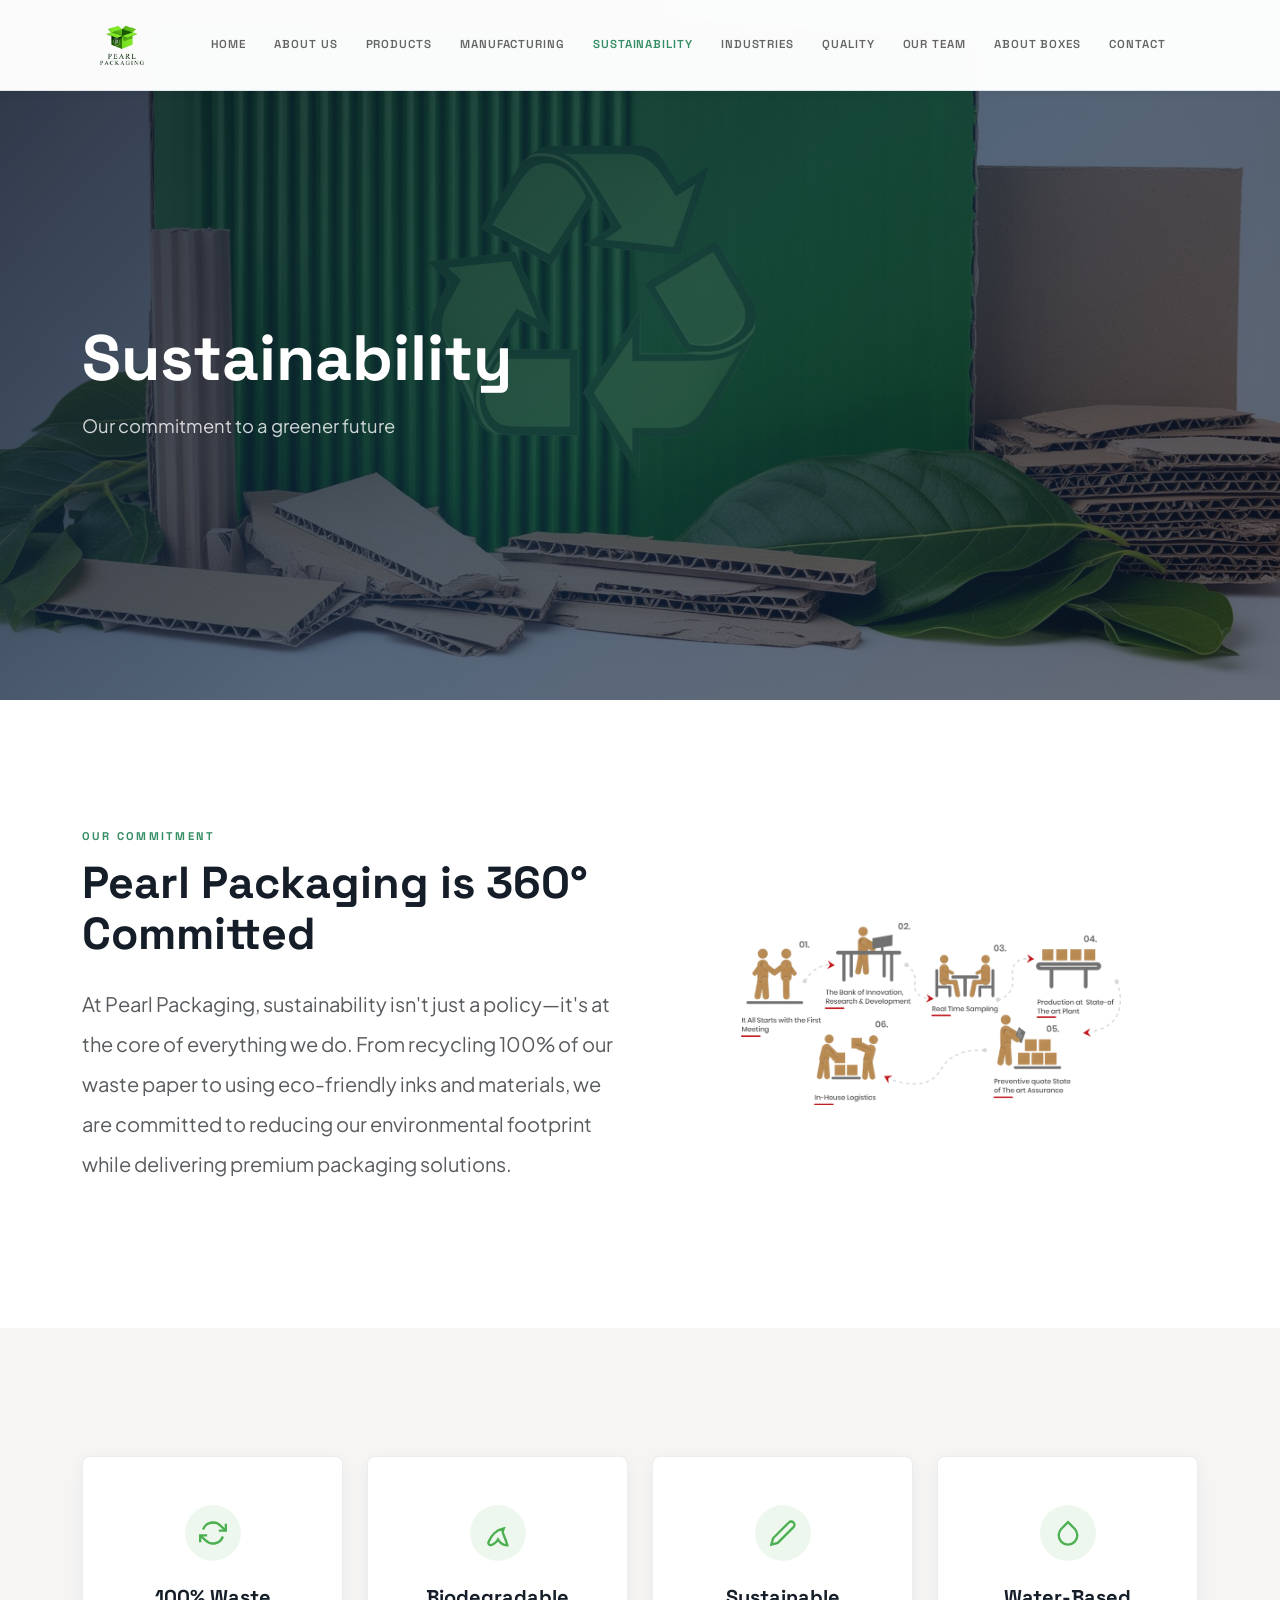
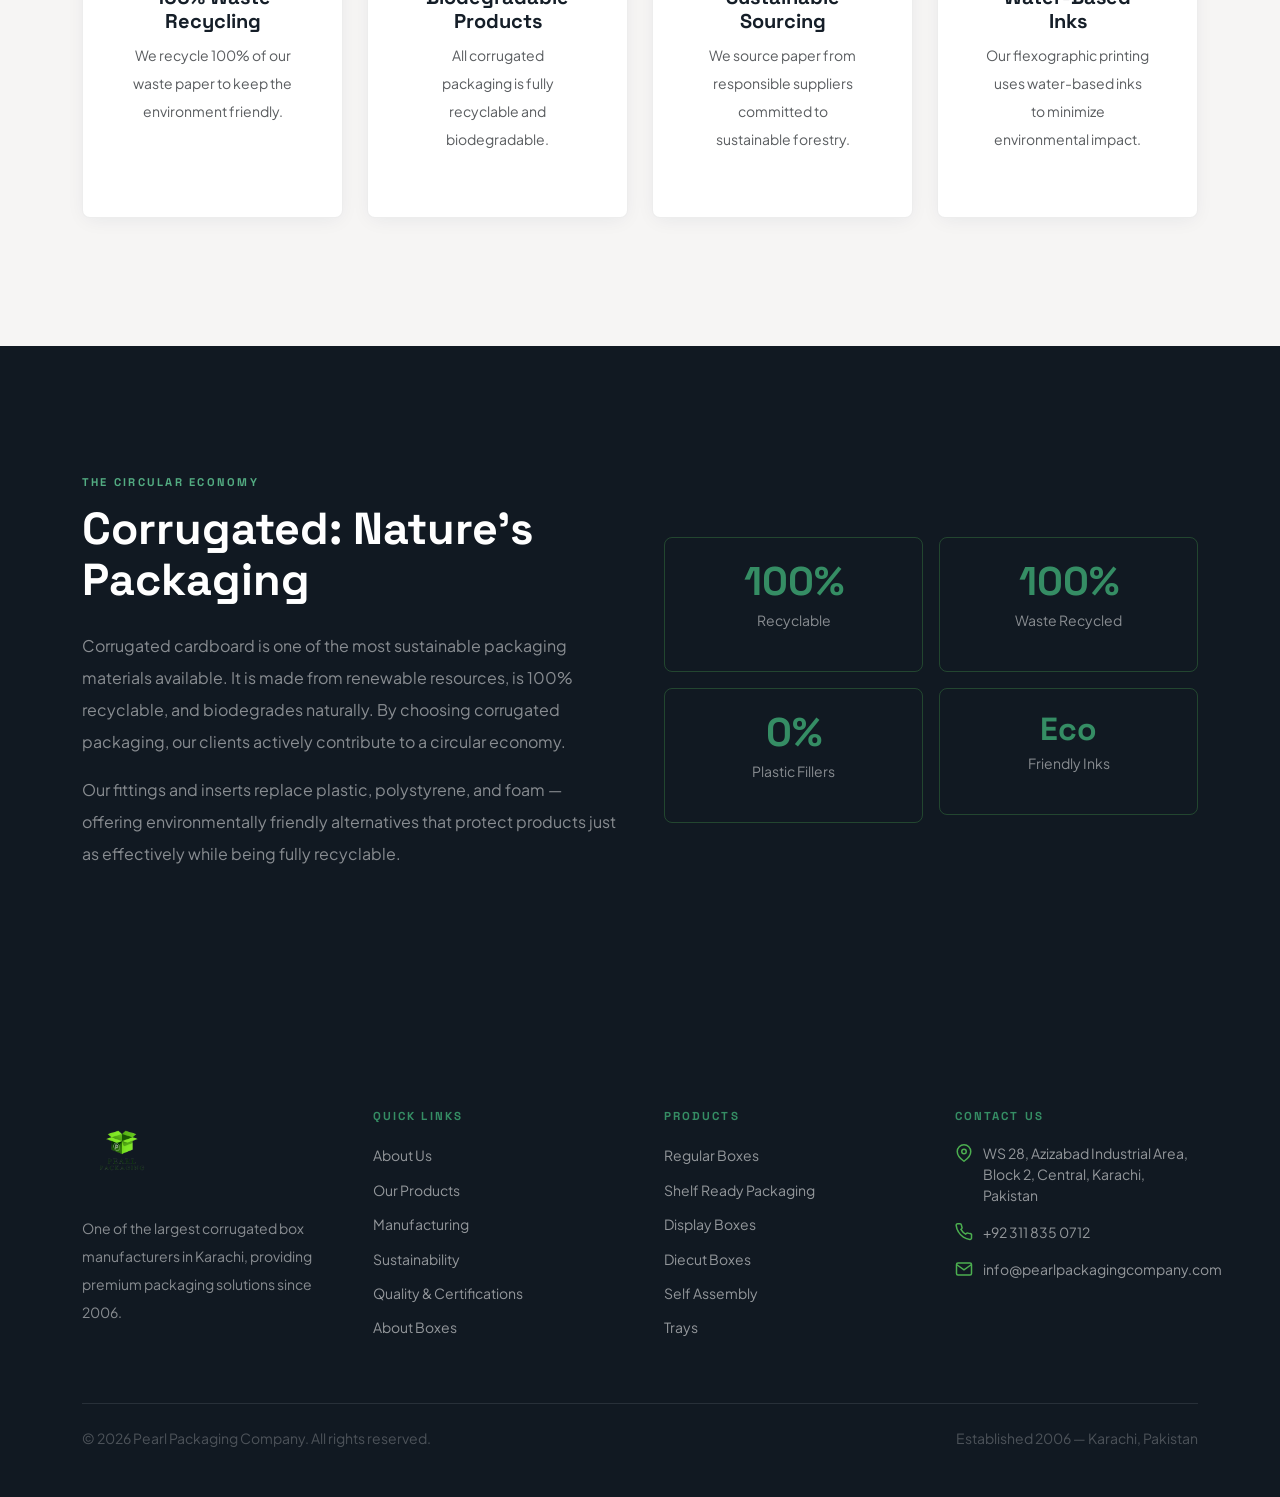
<file: sustainability.html>
<!DOCTYPE html>
<html lang="en">
<head><meta charset="UTF-8"/><meta name="viewport" content="width=device-width,initial-scale=1.0"/>
<title>Sustainability – Pearl Packaging Company</title>
<link href="https://cdn.jsdelivr.net/npm/bootstrap@5.3.3/dist/css/bootstrap.min.css" rel="stylesheet"/>
<link href="https://fonts.googleapis.com/css2?family=Plus+Jakarta+Sans:wght@300;400;500;600;700;800&family=Space+Grotesk:wght@400;500;600;700&display=swap" rel="stylesheet"/>
<link href="style.css" rel="stylesheet"/></head>
<body>
<nav class="navbar navbar-expand-xl fixed-top pp-navbar"><div class="container-xl"><a class="navbar-brand" href="index.html"><img src="assets/pearl-logo.png" alt="Pearl Packaging" class="pp-logo"/></a><button class="navbar-toggler border-0" type="button" data-bs-toggle="collapse" data-bs-target="#mainNav"><span class="navbar-toggler-icon"></span></button><div class="collapse navbar-collapse" id="mainNav"><ul class="navbar-nav mx-auto gap-1"><li class="nav-item"><a class="nav-link pp-nav-link" href="index.html">Home</a></li><li class="nav-item"><a class="nav-link pp-nav-link" href="about.html">About Us</a></li><li class="nav-item"><a class="nav-link pp-nav-link" href="products.html">Products</a></li><li class="nav-item"><a class="nav-link pp-nav-link" href="manufacturing.html">Manufacturing</a></li><li class="nav-item"><a class="nav-link pp-nav-link active" href="sustainability.html">Sustainability</a></li><li class="nav-item"><a class="nav-link pp-nav-link" href="industries.html">Industries</a></li><li class="nav-item"><a class="nav-link pp-nav-link" href="quality.html">Quality</a></li><li class="nav-item"><a class="nav-link pp-nav-link" href="team.html">Our Team</a></li><li class="nav-item"><a class="nav-link pp-nav-link" href="about-boxes.html">About Boxes</a></li><li class="nav-item"><a class="nav-link pp-nav-link" href="contact.html">Contact</a></li></ul></div></div></nav>

<section class="pp-page-hero"><img src="assets/sustainability.jpg" alt="Sustainability" class="pp-hero-bg"/><div class="pp-hero-overlay"></div><div class="container-xl position-relative z-1"><div class="fade-in-up"><h1 class="pp-hero-title">Sustainability</h1><p class="pp-hero-sub">Our commitment to a greener future</p></div></div></section>

<!-- 360 -->
<section class="section-padding">
  <div class="container-xl">
    <div class="row g-5 align-items-center">
      <div class="col-lg-6 fade-in-up">
        <p class="section-label">Our Commitment</p>
        <h2 class="section-title mb-4">Pearl Packaging is 360° Committed</h2>
        <p class="text-muted lh-lg fs-5">At Pearl Packaging, sustainability isn't just a policy—it's at the core of everything we do. From recycling 100% of our waste paper to using eco-friendly inks and materials, we are committed to reducing our environmental footprint while delivering premium packaging solutions.</p>
      </div>
      <div class="col-lg-6 fade-in-up d-flex justify-content-center">
        <img src="assets/committed-360.png" alt="360 Committed" class="img-fluid" style="max-width:380px;width:100%;"/>
      </div>
    </div>
  </div>
</section>

<!-- 4 PILLARS -->
<section class="section-padding pp-section-warm">
  <div class="container-xl">
    <div class="row g-4">
      <div class="col-sm-6 col-lg-3 fade-in-up">
        <div class="pp-card h-100 p-5 text-center">
          <div class="d-flex justify-content-center mb-4"><div style="width:56px;height:56px;border-radius:50%;background:rgba(76,175,80,0.1);display:flex;align-items:center;justify-content:center"><svg xmlns="http://www.w3.org/2000/svg" width="28" height="28" fill="none" stroke="#4caf50" stroke-width="2" viewBox="0 0 24 24"><polyline points="23 4 23 10 17 10"/><polyline points="1 20 1 14 7 14"/><path d="M3.51 9a9 9 0 0 1 14.85-3.36L23 10M1 14l4.64 4.36A9 9 0 0 0 20.49 15"/></svg></div></div>
          <h5 class="fw-bold mb-2" style="font-family:'Space Grotesk',sans-serif">100% Waste Recycling</h5>
          <p class="text-muted small lh-lg">We recycle 100% of our waste paper to keep the environment friendly.</p>
        </div>
      </div>
      <div class="col-sm-6 col-lg-3 fade-in-up">
        <div class="pp-card h-100 p-5 text-center">
          <div class="d-flex justify-content-center mb-4"><div style="width:56px;height:56px;border-radius:50%;background:rgba(76,175,80,0.1);display:flex;align-items:center;justify-content:center"><svg xmlns="http://www.w3.org/2000/svg" width="28" height="28" fill="none" stroke="#4caf50" stroke-width="2" viewBox="0 0 24 24"><path d="M17 8C8 10 5.9 16.17 3.82 19.82A2 2 0 0 0 5.6 22.5c2.63-.91 5.17-2.41 6.4-5 1.46 2.47 4.32 5.13 8 5-1.5-6-4-9.5-4-12z"/></svg></div></div>
          <h5 class="fw-bold mb-2" style="font-family:'Space Grotesk',sans-serif">Biodegradable Products</h5>
          <p class="text-muted small lh-lg">All corrugated packaging is fully recyclable and biodegradable.</p>
        </div>
      </div>
      <div class="col-sm-6 col-lg-3 fade-in-up">
        <div class="pp-card h-100 p-5 text-center">
          <div class="d-flex justify-content-center mb-4"><div style="width:56px;height:56px;border-radius:50%;background:rgba(76,175,80,0.1);display:flex;align-items:center;justify-content:center"><svg xmlns="http://www.w3.org/2000/svg" width="28" height="28" fill="none" stroke="#4caf50" stroke-width="2" viewBox="0 0 24 24"><path d="M17 3a2.828 2.828 0 1 1 4 4L7.5 20.5 2 22l1.5-5.5L17 3z"/></svg></div></div>
          <h5 class="fw-bold mb-2" style="font-family:'Space Grotesk',sans-serif">Sustainable Sourcing</h5>
          <p class="text-muted small lh-lg">We source paper from responsible suppliers committed to sustainable forestry.</p>
        </div>
      </div>
      <div class="col-sm-6 col-lg-3 fade-in-up">
        <div class="pp-card h-100 p-5 text-center">
          <div class="d-flex justify-content-center mb-4"><div style="width:56px;height:56px;border-radius:50%;background:rgba(76,175,80,0.1);display:flex;align-items:center;justify-content:center"><svg xmlns="http://www.w3.org/2000/svg" width="28" height="28" fill="none" stroke="#4caf50" stroke-width="2" viewBox="0 0 24 24"><path d="M12 2.69l5.66 5.66a8 8 0 1 1-11.31 0z"/></svg></div></div>
          <h5 class="fw-bold mb-2" style="font-family:'Space Grotesk',sans-serif">Water-Based Inks</h5>
          <p class="text-muted small lh-lg">Our flexographic printing uses water-based inks to minimize environmental impact.</p>
        </div>
      </div>
    </div>
  </div>
</section>

<!-- CIRCULAR ECONOMY -->
<section class="section-padding pp-section-dark">
  <div class="container-xl">
    <div class="row g-5 align-items-center">
      <div class="col-lg-6 fade-in-up">
        <p class="section-label text-eco-green-light">The Circular Economy</p>
        <h2 class="section-title text-white mb-4">Corrugated: Nature's Packaging</h2>
        <p class="text-white-50 lh-lg mb-3">Corrugated cardboard is one of the most sustainable packaging materials available. It is made from renewable resources, is 100% recyclable, and biodegrades naturally. By choosing corrugated packaging, our clients actively contribute to a circular economy.</p>
        <p class="text-white-50 lh-lg">Our fittings and inserts replace plastic, polystyrene, and foam — offering environmentally friendly alternatives that protect products just as effectively while being fully recyclable.</p>
      </div>
      <div class="col-lg-6 fade-in-up">
        <div class="row g-3">
          <div class="col-6"><div class="text-center p-4 rounded-3" style="border:1px solid rgba(76,175,80,0.3)"><div class="stat-number" style="font-size:2.5rem">100%</div><p class="text-white-50 small mt-2">Recyclable</p></div></div>
          <div class="col-6"><div class="text-center p-4 rounded-3" style="border:1px solid rgba(76,175,80,0.3)"><div class="stat-number" style="font-size:2.5rem">100%</div><p class="text-white-50 small mt-2">Waste Recycled</p></div></div>
          <div class="col-6"><div class="text-center p-4 rounded-3" style="border:1px solid rgba(76,175,80,0.3)"><div class="stat-number" style="font-size:2.5rem">0%</div><p class="text-white-50 small mt-2">Plastic Fillers</p></div></div>
          <div class="col-6"><div class="text-center p-4 rounded-3" style="border:1px solid rgba(76,175,80,0.3)"><div class="stat-number" style="font-size:2rem">Eco</div><p class="text-white-50 small mt-2">Friendly Inks</p></div></div>
        </div>
      </div>
    </div>
  </div>
</section>

<footer class="pp-section-dark pt-5"><div class="container-xl py-5"><div class="row g-5"><div class="col-lg-3 col-md-6"><a href="index.html" class="d-inline-block mb-4"><img src="assets/pearl-logo.png" alt="Pearl Packaging" class="pp-logo"/></a><p class="text-white-50 small lh-lg">One of the largest corrugated box manufacturers in Karachi, providing premium packaging solutions since 2006.</p></div><div class="col-lg-3 col-md-6"><h5 class="pp-footer-heading">Quick Links</h5><ul class="list-unstyled pp-footer-links"><li><a href="about.html">About Us</a></li><li><a href="products.html">Our Products</a></li><li><a href="manufacturing.html">Manufacturing</a></li><li><a href="sustainability.html">Sustainability</a></li><li><a href="quality.html">Quality &amp; Certifications</a></li><li><a href="about-boxes.html">About Boxes</a></li></ul></div><div class="col-lg-3 col-md-6"><h5 class="pp-footer-heading">Products</h5><ul class="list-unstyled pp-footer-links"><li><a href="products.html">Regular Boxes</a></li><li><a href="products.html">Shelf Ready Packaging</a></li><li><a href="products.html">Display Boxes</a></li><li><a href="products.html">Diecut Boxes</a></li><li><a href="products.html">Self Assembly</a></li><li><a href="products.html">Trays</a></li></ul></div><div class="col-lg-3 col-md-6"><h5 class="pp-footer-heading">Contact Us</h5><ul class="list-unstyled pp-footer-contact"><li><svg xmlns="http://www.w3.org/2000/svg" width="18" height="18" fill="none" stroke="#4caf50" stroke-width="2" viewBox="0 0 24 24"><path d="M21 10c0 7-9 13-9 13s-9-6-9-13a9 9 0 0 1 18 0z"/><circle cx="12" cy="10" r="3"/></svg><span>WS 28, Azizabad Industrial Area, Block 2, Central, Karachi, Pakistan</span></li><li><svg xmlns="http://www.w3.org/2000/svg" width="18" height="18" fill="none" stroke="#4caf50" stroke-width="2" viewBox="0 0 24 24"><path d="M22 16.92v3a2 2 0 0 1-2.18 2 19.79 19.79 0 0 1-8.63-3.07A19.5 19.5 0 0 1 4.69 12 19.79 19.79 0 0 1 1.61 3.42 2 2 0 0 1 3.58 1h3a2 2 0 0 1 2 1.72c.127.96.361 1.903.7 2.81a2 2 0 0 1-.45 2.11L7.91 8.54a16 16 0 0 0 6.29 6.29l.91-.91a2 2 0 0 1 2.11-.45c.907.339 1.85.573 2.81.7A2 2 0 0 1 22 16.92z"/></svg><a href="tel:+923118350712">+92 311 835 0712</a></li><li><svg xmlns="http://www.w3.org/2000/svg" width="18" height="18" fill="none" stroke="#4caf50" stroke-width="2" viewBox="0 0 24 24"><path d="M4 4h16c1.1 0 2 .9 2 2v12c0 1.1-.9 2-2 2H4c-1.1 0-2-.9-2-2V6c0-1.1.9-2 2-2z"/><polyline points="22,6 12,13 2,6"/></svg><a href="mailto:info@pearlpackagingcompany.com">info@pearlpackagingcompany.com</a></li></ul></div></div><hr class="border-secondary mt-5 mb-4"/><div class="d-flex flex-column flex-md-row justify-content-between align-items-center gap-2"><p class="text-white-25 small mb-0">© <span id="yr"></span> Pearl Packaging Company. All rights reserved.</p><p class="text-white-25 small mb-0">Established 2006 — Karachi, Pakistan</p></div></div></footer>
<script src="https://cdn.jsdelivr.net/npm/bootstrap@5.3.3/dist/js/bootstrap.bundle.min.js"></script><script src="script.js"></script>
</body></html>
</file>
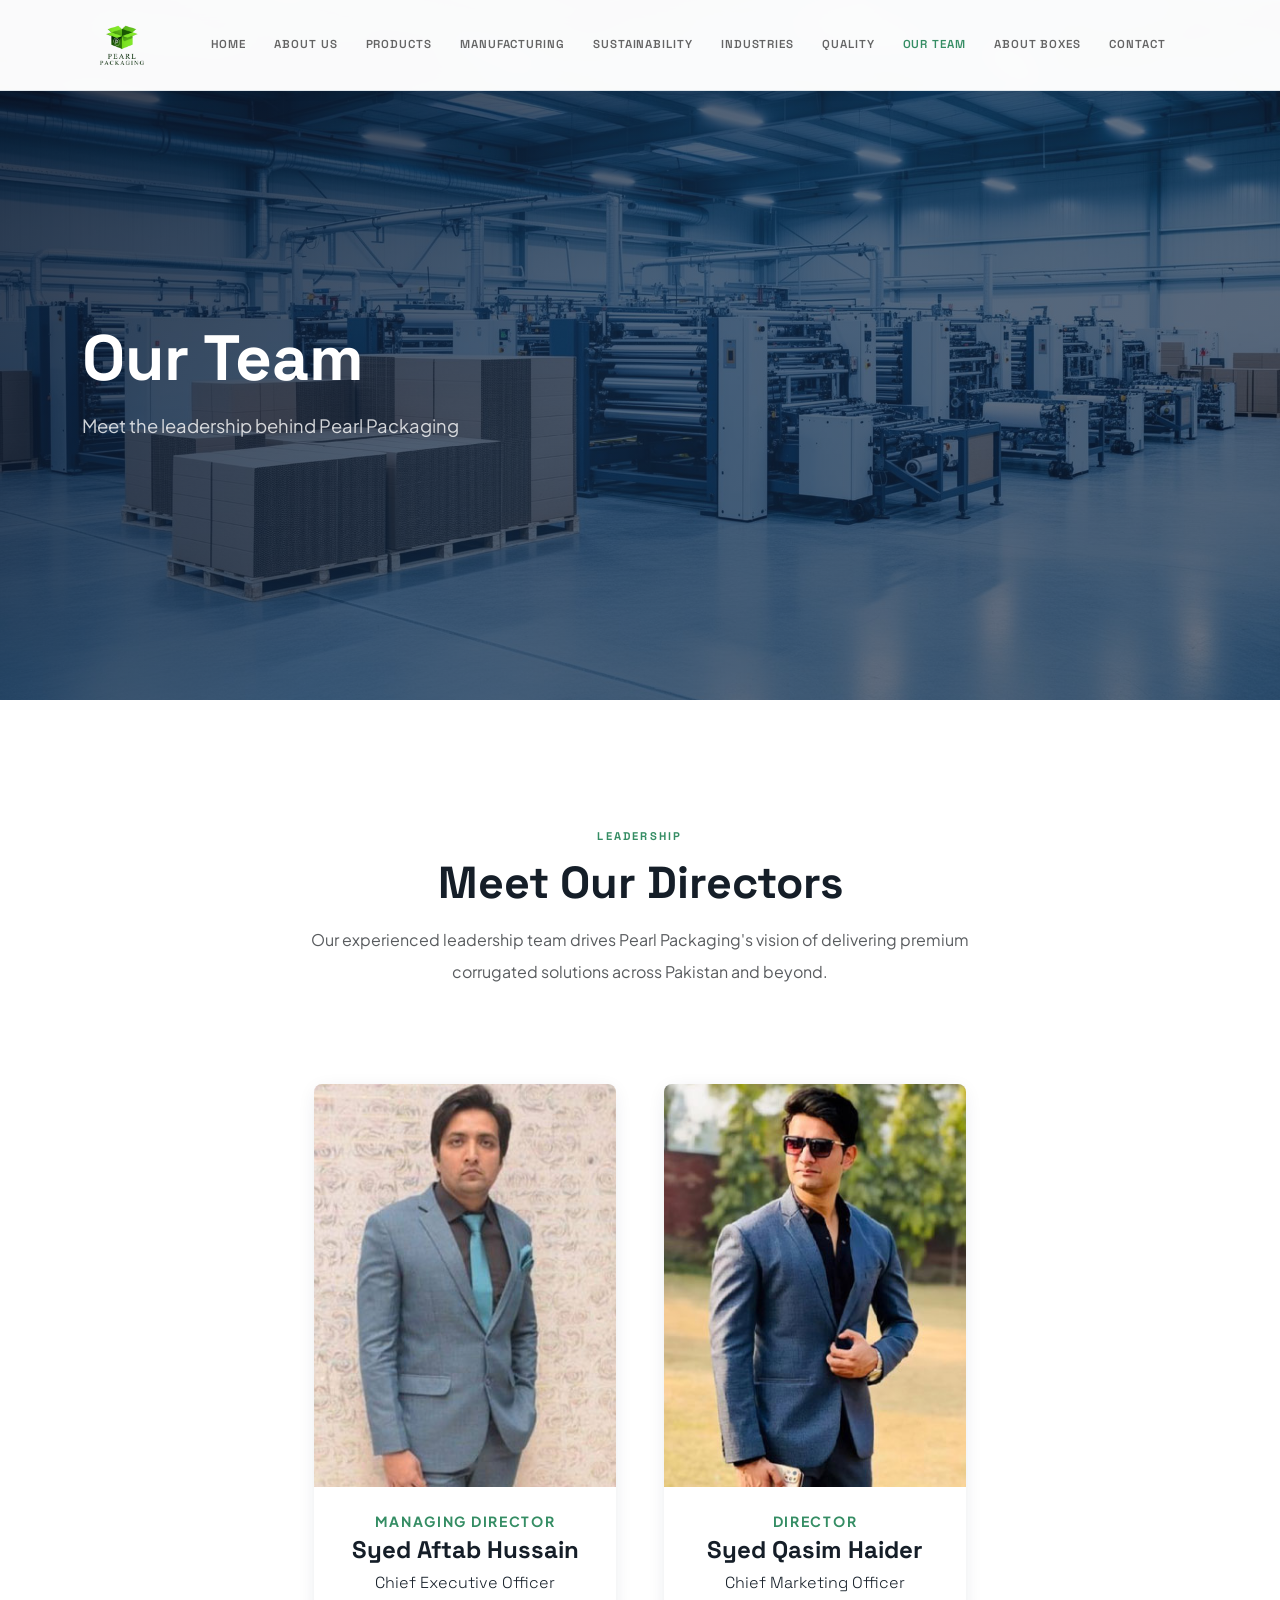
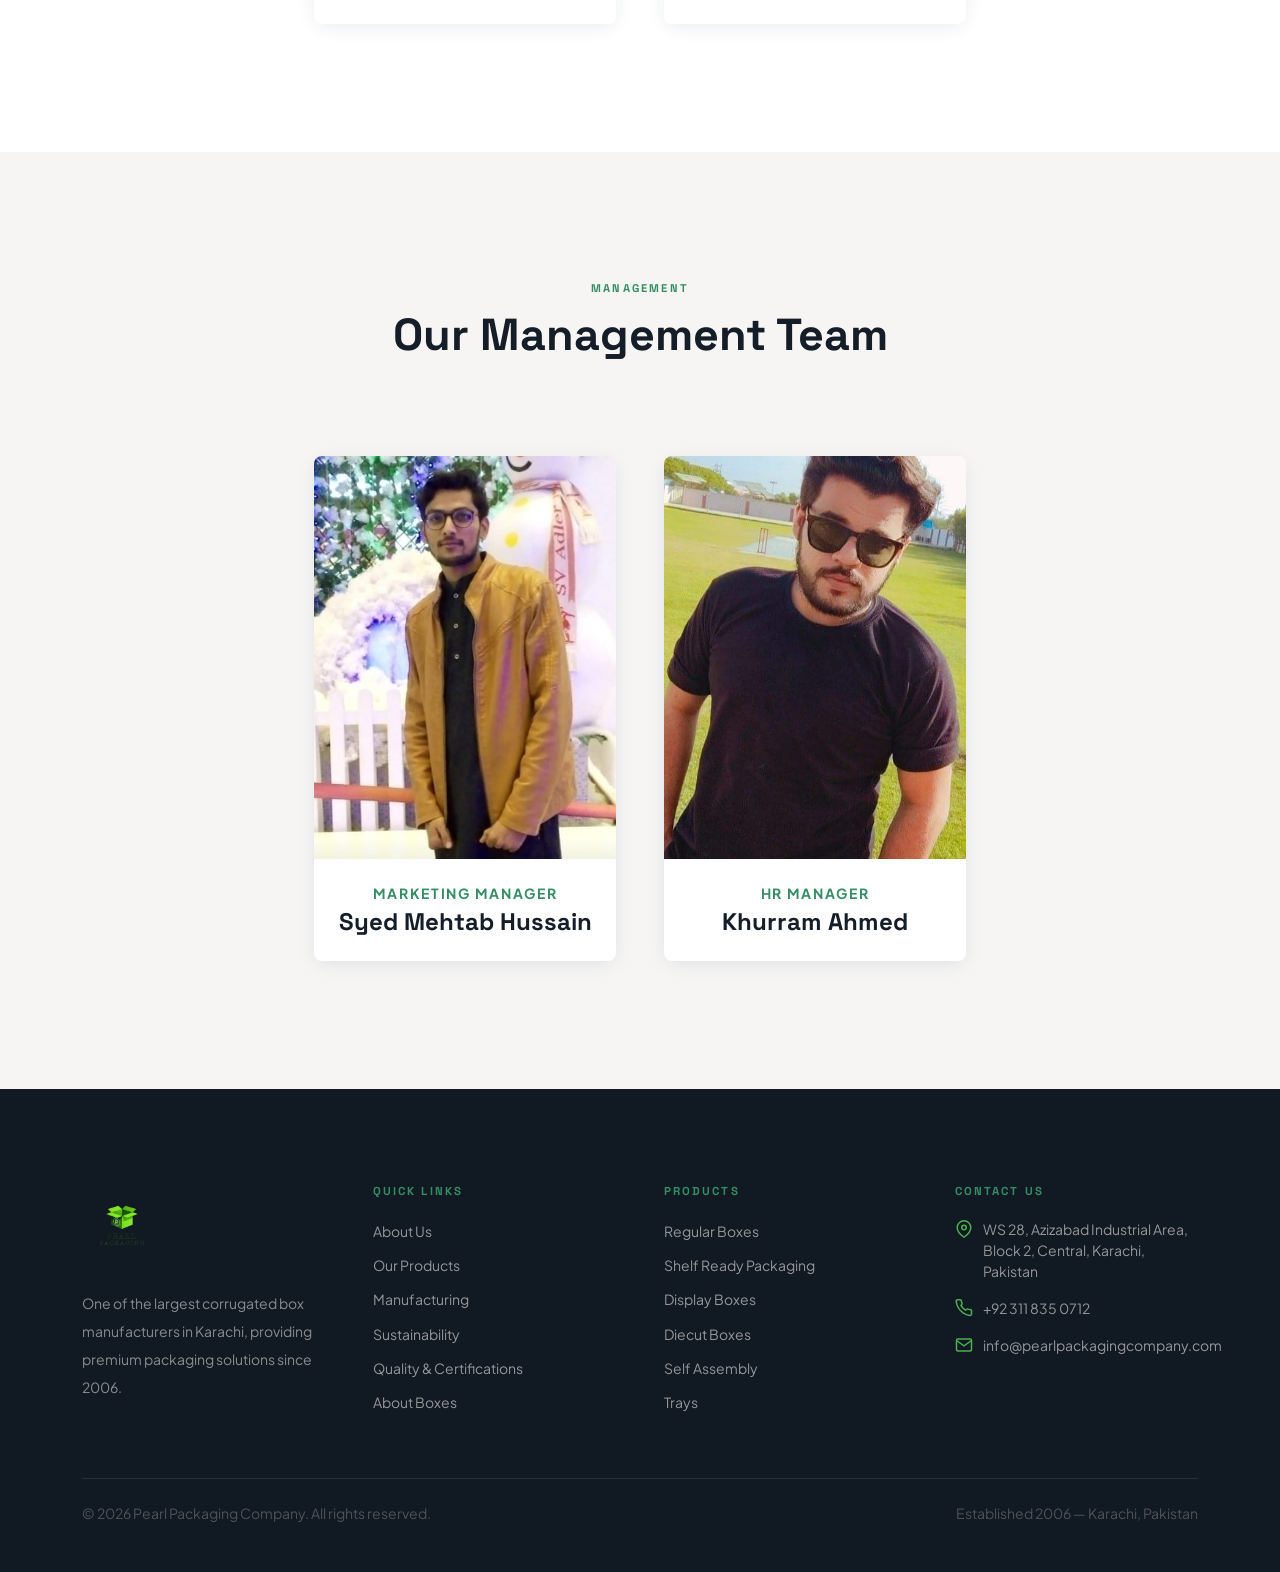
<file: team.html>
<!DOCTYPE html>
<html lang="en">
<head><meta charset="UTF-8"/><meta name="viewport" content="width=device-width,initial-scale=1.0"/>
<title>Our Team – Pearl Packaging Company</title>
<link href="https://cdn.jsdelivr.net/npm/bootstrap@5.3.3/dist/css/bootstrap.min.css" rel="stylesheet"/>
<link href="https://fonts.googleapis.com/css2?family=Plus+Jakarta+Sans:wght@300;400;500;600;700;800&family=Space+Grotesk:wght@400;500;600;700&display=swap" rel="stylesheet"/>
<link href="style.css" rel="stylesheet"/></head>
<body>
<nav class="navbar navbar-expand-xl fixed-top pp-navbar"><div class="container-xl"><a class="navbar-brand" href="index.html"><img src="assets/pearl-logo.png" alt="Pearl Packaging" class="pp-logo"/></a><button class="navbar-toggler border-0" type="button" data-bs-toggle="collapse" data-bs-target="#mainNav"><span class="navbar-toggler-icon"></span></button><div class="collapse navbar-collapse" id="mainNav"><ul class="navbar-nav mx-auto gap-1"><li class="nav-item"><a class="nav-link pp-nav-link" href="index.html">Home</a></li><li class="nav-item"><a class="nav-link pp-nav-link" href="about.html">About Us</a></li><li class="nav-item"><a class="nav-link pp-nav-link" href="products.html">Products</a></li><li class="nav-item"><a class="nav-link pp-nav-link" href="manufacturing.html">Manufacturing</a></li><li class="nav-item"><a class="nav-link pp-nav-link" href="sustainability.html">Sustainability</a></li><li class="nav-item"><a class="nav-link pp-nav-link" href="industries.html">Industries</a></li><li class="nav-item"><a class="nav-link pp-nav-link" href="quality.html">Quality</a></li><li class="nav-item"><a class="nav-link pp-nav-link active" href="team.html">Our Team</a></li><li class="nav-item"><a class="nav-link pp-nav-link" href="about-boxes.html">About Boxes</a></li><li class="nav-item"><a class="nav-link pp-nav-link" href="contact.html">Contact</a></li></ul></div></div></nav>

<section class="pp-page-hero"><img src="assets/facility.jpg" alt="Our Team" class="pp-hero-bg"/><div class="pp-hero-overlay"></div><div class="container-xl position-relative z-1"><div class="fade-in-up"><h1 class="pp-hero-title">Our Team</h1><p class="pp-hero-sub">Meet the leadership behind Pearl Packaging</p></div></div></section>

<!-- DIRECTORS -->
<section class="section-padding">
  <div class="container-xl">
    <div class="text-center mb-5 fade-in-up" style="max-width:700px;margin:0 auto 3rem">
      <p class="section-label">Leadership</p>
      <h2 class="section-title mb-3">Meet Our Directors</h2>
      <p class="text-muted lh-lg">Our experienced leadership team drives Pearl Packaging's vision of delivering premium corrugated solutions across Pakistan and beyond.</p>
    </div>
    <div class="row g-5 justify-content-center" style="max-width:700px;margin:0 auto">
      <div class="col-md-6 fade-in-up">
        <div class="pp-team-card">
          <div style="aspect-ratio:3/4;overflow:hidden">
            <img src="assets/team/aftab.jpg" alt="Syed Aftab Hussain" class="w-100 h-100" style="object-fit:cover"/>
          </div>
          <div class="p-4 text-center">
            <p class="text-eco-green small fw-bold text-uppercase tracking-wider mb-1" style="letter-spacing:0.12em">Managing Director</p>
            <!-- <br> -->
            <h4 class="fw-bold mb-0" style="font-family:'Space Grotesk',sans-serif">Syed Aftab Hussain</h4>
            <h6 class="fw-light mt-2" style="font-family:'Space Grotesk',sans-serif">Chief Executive Officer</h6>
          </div>
        </div>
      </div>
      <div class="col-md-6 fade-in-up">
        <div class="pp-team-card">
          <div style="aspect-ratio:3/4;overflow:hidden">
            <img src="assets/team/qasim.jpg" alt="Syed Qasim Haider" class="w-100 h-100" style="object-fit:cover"/>
          </div>
          <div class="p-4 text-center">
            <p class="text-eco-green small fw-bold text-uppercase mb-1" style="letter-spacing:0.12em">Director</p>
            <h4 class="fw-bold mb-0" style="font-family:'Space Grotesk',sans-serif">Syed Qasim Haider</h4>
            <h6 class="fw-light mt-2" style="font-family:'Space Grotesk',sans-serif">Chief Marketing Officer</h6>

          </div>
        </div>
      </div>
    </div>
  </div>
</section>

<!-- MANAGEMENT -->
<section class="section-padding pp-section-warm">
  <div class="container-xl">
    <div class="text-center mb-5 fade-in-up" style="max-width:700px;margin:0 auto 3rem">
      <p class="section-label">Management</p>
      <h2 class="section-title mb-3">Our Management Team</h2>
    </div>
    <div class="row g-5 justify-content-center" style="max-width:700px;margin:0 auto">
      <div class="col-md-6 fade-in-up">
        <div class="pp-team-card">
          <div style="aspect-ratio:3/4;overflow:hidden">
            <img src="assets/team/mehtab.jpg" alt="Syed Mehtab Hussain" class="w-100 h-100" style="object-fit:cover"/>
          </div>
          <div class="p-4 text-center">
            <p class="text-eco-green small fw-bold text-uppercase mb-1" style="letter-spacing:0.12em">Marketing Manager</p>
            <h4 class="fw-bold mb-0" style="font-family:'Space Grotesk',sans-serif">Syed Mehtab Hussain</h4>
          </div>
        </div>
      </div>
      <div class="col-md-6 fade-in-up">
        <div class="pp-team-card">
          <div style="aspect-ratio:3/4;overflow:hidden">
            <img src="assets/team/khurram.jpg" alt="Khurram Ahmed" class="w-100 h-100" style="object-fit:cover"/>
          </div>
          <div class="p-4 text-center">
            <p class="text-eco-green small fw-bold text-uppercase mb-1" style="letter-spacing:0.12em">HR Manager</p>
            <h4 class="fw-bold mb-0" style="font-family:'Space Grotesk',sans-serif">Khurram Ahmed</h4>
          </div>
        </div>
      </div>
    </div>
  </div>
</section>

<footer class="pp-section-dark pt-5"><div class="container-xl py-5"><div class="row g-5"><div class="col-lg-3 col-md-6"><a href="index.html" class="d-inline-block mb-4"><img src="assets/pearl-logo.png" alt="Pearl Packaging" class="pp-logo"/></a><p class="text-white-50 small lh-lg">One of the largest corrugated box manufacturers in Karachi, providing premium packaging solutions since 2006.</p></div><div class="col-lg-3 col-md-6"><h5 class="pp-footer-heading">Quick Links</h5><ul class="list-unstyled pp-footer-links"><li><a href="about.html">About Us</a></li><li><a href="products.html">Our Products</a></li><li><a href="manufacturing.html">Manufacturing</a></li><li><a href="sustainability.html">Sustainability</a></li><li><a href="quality.html">Quality &amp; Certifications</a></li><li><a href="about-boxes.html">About Boxes</a></li></ul></div><div class="col-lg-3 col-md-6"><h5 class="pp-footer-heading">Products</h5><ul class="list-unstyled pp-footer-links"><li><a href="products.html">Regular Boxes</a></li><li><a href="products.html">Shelf Ready Packaging</a></li><li><a href="products.html">Display Boxes</a></li><li><a href="products.html">Diecut Boxes</a></li><li><a href="products.html">Self Assembly</a></li><li><a href="products.html">Trays</a></li></ul></div><div class="col-lg-3 col-md-6"><h5 class="pp-footer-heading">Contact Us</h5><ul class="list-unstyled pp-footer-contact"><li><svg xmlns="http://www.w3.org/2000/svg" width="18" height="18" fill="none" stroke="#4caf50" stroke-width="2" viewBox="0 0 24 24"><path d="M21 10c0 7-9 13-9 13s-9-6-9-13a9 9 0 0 1 18 0z"/><circle cx="12" cy="10" r="3"/></svg><span>WS 28, Azizabad Industrial Area, Block 2, Central, Karachi, Pakistan</span></li><li><svg xmlns="http://www.w3.org/2000/svg" width="18" height="18" fill="none" stroke="#4caf50" stroke-width="2" viewBox="0 0 24 24"><path d="M22 16.92v3a2 2 0 0 1-2.18 2 19.79 19.79 0 0 1-8.63-3.07A19.5 19.5 0 0 1 4.69 12 19.79 19.79 0 0 1 1.61 3.42 2 2 0 0 1 3.58 1h3a2 2 0 0 1 2 1.72c.127.96.361 1.903.7 2.81a2 2 0 0 1-.45 2.11L7.91 8.54a16 16 0 0 0 6.29 6.29l.91-.91a2 2 0 0 1 2.11-.45c.907.339 1.85.573 2.81.7A2 2 0 0 1 22 16.92z"/></svg><a href="tel:+923118350712">+92 311 835 0712</a></li><li><svg xmlns="http://www.w3.org/2000/svg" width="18" height="18" fill="none" stroke="#4caf50" stroke-width="2" viewBox="0 0 24 24"><path d="M4 4h16c1.1 0 2 .9 2 2v12c0 1.1-.9 2-2 2H4c-1.1 0-2-.9-2-2V6c0-1.1.9-2 2-2z"/><polyline points="22,6 12,13 2,6"/></svg><a href="mailto:info@pearlpackagingcompany.com">info@pearlpackagingcompany.com</a></li></ul></div></div><hr class="border-secondary mt-5 mb-4"/><div class="d-flex flex-column flex-md-row justify-content-between align-items-center gap-2"><p class="text-white-25 small mb-0">© <span id="yr"></span> Pearl Packaging Company. All rights reserved.</p><p class="text-white-25 small mb-0">Established 2006 — Karachi, Pakistan</p></div></div></footer>
<script src="https://cdn.jsdelivr.net/npm/bootstrap@5.3.3/dist/js/bootstrap.bundle.min.js"></script><script src="script.js"></script>
</body></html>
</file>
<file: style.css>
/* ===== ROOT VARIABLES ===== */
:root {
  --industrial-dark: hsl(213, 35%, 10%);
  --industrial-blue: hsl(213, 60%, 20%);
  --industrial-blue-light: hsl(213, 50%, 30%);
  --eco-green: hsl(152, 45%, 38%);
  --eco-green-light: hsl(152, 35%, 50%);
  --neutral-warm: hsl(30, 10%, 96%);
  --foreground: hsl(213, 30%, 12%);
  --muted: hsl(213, 15%, 50%);
  --border: hsl(210, 20%, 90%);
  --card-bg: #ffffff;
}

/* ===== FONTS ===== */
body {
  font-family: 'Plus Jakarta Sans', sans-serif;
  color: var(--foreground);
  background: #fff;
}

h1, h2, h3, h4, h5, h6 {
  font-family: 'Space Grotesk', sans-serif;
}

/* ===== NAVBAR ===== */
.pp-navbar {
  background: rgba(255,255,255,0.98) !important;
  backdrop-filter: blur(12px);
  border-bottom: 1px solid var(--border);
  box-shadow: 0 1px 12px rgba(0,0,0,0.06);
  padding: 0;
}

.pp-logo {
  height: 64px;
  width: auto;
}

@media (min-width: 992px) {
  .pp-logo { height: 80px; }
}

.pp-nav-link {
  font-family: 'Space Grotesk', sans-serif;
  font-size: 0.72rem;
  font-weight: 600;
  letter-spacing: 0.08em;
  text-transform: uppercase;
  color: rgba(0,0,0,0.6) !important;
  padding: 0.5rem 0.75rem !important;
  transition: color 0.2s;
}

.pp-nav-link:hover,
.pp-nav-link.active {
  color: var(--eco-green) !important;
}

.pp-phone {
  color: rgba(0,0,0,0.6);
  font-family: 'Space Grotesk', sans-serif;
  font-size: 0.85rem;
  transition: color 0.2s;
}

.pp-phone:hover { color: var(--eco-green); }
.pp-phone svg { color: var(--eco-green) !important; stroke: var(--eco-green); }

/* ===== HERO ===== */
.pp-hero {
  position: relative;
  min-height: 90vh;
  min-height: min(90vh, 700px);
  padding-top: 80px;
}

.pp-hero-bg {
  position: absolute;
  inset: 0;
  width: 100%;
  height: 100%;
  object-fit: cover;
  z-index: 0;
}

.pp-hero-overlay {
  position: absolute;
  inset: 0;
  background: linear-gradient(135deg, rgba(10,20,40,0.85) 0%, rgba(17,42,72,0.7) 50%, rgba(10,20,40,0.6) 100%);
  z-index: 1;
}

.pp-hero-content { position: relative; z-index: 2; }

.pp-hero-title {
  font-family: 'Space Grotesk', sans-serif;
  font-size: clamp(2.2rem, 5vw, 4.2rem);
  font-weight: 700;
  color: #fff;
  line-height: 1.1;
  margin-bottom: 1rem;
}

.pp-hero-sub {
  font-size: 1.15rem;
  color: rgba(255,255,255,0.8);
  max-width: 520px;
  line-height: 1.7;
}

/* ===== PAGE HERO ===== */
.pp-page-hero {
  position: relative;
  min-height: 90vh;
  min-height: min(90vh, 700px);
  display: flex;
  align-items: center;
  padding-top: 80px;
}

/* ===== STATS BAR ===== */
.pp-stats-bar {
  background: var(--industrial-dark);
}

.stat-number {
  font-family: 'Space Grotesk', sans-serif;
  font-size: clamp(2.5rem, 5vw, 3.5rem);
  font-weight: 700;
  color: var(--eco-green);
  line-height: 1;
}

.stat-label {
  font-family: 'Space Grotesk', sans-serif;
  font-size: 0.75rem;
  text-transform: uppercase;
  letter-spacing: 0.15em;
  color: rgba(255,255,255,0.5);
  margin-top: 0.4rem;
  margin-bottom: 0;
}

/* ===== SECTION UTILITIES ===== */
.section-padding { padding: 5rem 0; }

@media (min-width: 768px) { .section-padding { padding: 7rem 0; } }
@media (min-width: 1200px) { .section-padding { padding: 8rem 0; } }

.section-label {
  font-family: 'Space Grotesk', sans-serif;
  font-size: 0.7rem;
  font-weight: 700;
  letter-spacing: 0.2em;
  text-transform: uppercase;
  color: var(--eco-green);
  display: block;
  margin-bottom: 0.75rem;
}

.section-title {
  font-family: 'Space Grotesk', sans-serif;
  font-size: clamp(1.8rem, 3.5vw, 3rem);
  font-weight: 700;
  color: var(--foreground);
  line-height: 1.15;
}

/* ===== SECTION BACKGROUNDS ===== */
.pp-section-warm { background: var(--neutral-warm); }
.pp-section-dark { background: var(--industrial-dark); }
.pp-section-blue { background: var(--industrial-blue); }

.pp-bg-section { position: relative; }
.pp-bg-section .pp-hero-bg { position: absolute; inset: 0; width: 100%; height: 100%; object-fit: cover; z-index: 0; }
.pp-bg-section .pp-hero-overlay { z-index: 1; }
.pp-bg-section .container-xl { position: relative; z-index: 2; }

/* ===== CARDS ===== */
.pp-card {
  background: var(--card-bg);
  border-radius: 0.5rem;
  border: 1px solid rgba(0,0,0,0.07);
  box-shadow: 0 4px 20px -4px rgba(17,42,72,0.08);
  transition: box-shadow 0.3s, transform 0.3s;
  overflow: hidden;
}

.pp-card:hover {
  box-shadow: 0 8px 30px -4px rgba(17,42,72,0.15);
  transform: translateY(-3px);
}

.pp-card-icon {
  width: 44px;
  height: 44px;
  background: rgba(76,175,80,0.1);
  border-radius: 0.4rem;
  display: flex;
  align-items: center;
  justify-content: center;
  color: var(--eco-green);
}

.pp-card-icon svg { stroke: var(--eco-green); }

.pp-card-title {
  font-family: 'Space Grotesk', sans-serif;
  font-weight: 600;
  font-size: 1rem;
  margin-bottom: 0.4rem;
}

/* ===== BUTTONS ===== */
.btn-pp-primary {
  display: inline-flex;
  align-items: center;
  gap: 0.5rem;
  padding: 0.9rem 2rem;
  background: var(--eco-green);
  color: #fff;
  font-family: 'Space Grotesk', sans-serif;
  font-weight: 600;
  font-size: 0.8rem;
  letter-spacing: 0.08em;
  text-transform: uppercase;
  border-radius: 0.35rem;
  text-decoration: none;
  transition: background 0.25s, box-shadow 0.25s;
}

.btn-pp-primary:hover {
  background: var(--eco-green-light);
  color: #fff;
  box-shadow: 0 0 20px rgba(76,175,80,0.4);
}

.btn-pp-secondary {
  display: inline-flex;
  align-items: center;
  gap: 0.5rem;
  padding: 0.9rem 2rem;
  border: 2px solid rgba(255,255,255,0.85);
  color: #fff;
  font-family: 'Space Grotesk', sans-serif;
  font-weight: 600;
  font-size: 0.8rem;
  letter-spacing: 0.08em;
  text-transform: uppercase;
  border-radius: 0.35rem;
  text-decoration: none;
  transition: all 0.25s;
}

.btn-pp-secondary:hover {
  background: #fff;
  color: var(--industrial-blue);
}

.btn-pp-outline {
  display: inline-flex;
  align-items: center;
  gap: 0.5rem;
  padding: 0.9rem 2rem;
  border: 2px solid var(--industrial-blue);
  color: var(--industrial-blue);
  font-family: 'Space Grotesk', sans-serif;
  font-weight: 600;
  font-size: 0.8rem;
  letter-spacing: 0.08em;
  text-transform: uppercase;
  border-radius: 0.35rem;
  text-decoration: none;
  transition: all 0.25s;
}

.btn-pp-outline:hover {
  background: var(--industrial-blue);
  color: #fff;
}

/* ===== INDUSTRY TILES ===== */
.pp-industry-tile {
  border: 1px solid rgba(255,255,255,0.15);
  border-radius: 0.5rem;
  color: #fff;
  font-family: 'Space Grotesk', sans-serif;
  font-weight: 600;
  font-size: 0.82rem;
  transition: border-color 0.25s;
  cursor: default;
}

.pp-industry-tile:hover { border-color: rgba(76,175,80,0.6); }

/* ===== CLIENT TILES ===== */
.pp-client-tile {
  border: 1px solid var(--border);
  border-radius: 0.5rem;
  background: rgba(0,0,0,0.02);
  min-height: 80px;
  font-family: 'Space Grotesk', sans-serif;
  transition: border-color 0.25s;
}

.pp-client-tile:hover { border-color: rgba(76,175,80,0.4); }

/* ===== FOOTER ===== */
.pp-footer-heading {
  font-family: 'Space Grotesk', sans-serif;
  font-size: 0.72rem;
  font-weight: 700;
  letter-spacing: 0.18em;
  text-transform: uppercase;
  color: var(--eco-green);
  margin-bottom: 1.25rem;
}

.pp-footer-links {
  display: flex;
  flex-direction: column;
  gap: 0.65rem;
}

.pp-footer-links a {
  color: rgba(255,255,255,0.55);
  text-decoration: none;
  font-size: 0.875rem;
  transition: color 0.2s;
}

.pp-footer-links a:hover { color: var(--eco-green); }

.pp-footer-contact {
  display: flex;
  flex-direction: column;
  gap: 1rem;
}

.pp-footer-contact li {
  display: flex;
  align-items: flex-start;
  gap: 0.65rem;
  color: rgba(255,255,255,0.55);
  font-size: 0.875rem;
}

.pp-footer-contact li svg { flex-shrink: 0; margin-top: 1px; }

.pp-footer-contact a {
  color: rgba(255,255,255,0.55);
  text-decoration: none;
  transition: color 0.2s;
}

.pp-footer-contact a:hover { color: var(--eco-green); }

/* ===== COLOR UTILITIES ===== */
.text-eco-green { color: var(--eco-green) !important; }
.text-eco-green-light { color: var(--eco-green-light) !important; }
.text-white-25 { color: rgba(255,255,255,0.25) !important; }
.text-white-50 { color: rgba(255,255,255,0.5) !important; }
.text-white-75 { color: rgba(255,255,255,0.75) !important; }

/* ===== FADE IN ANIMATION ===== */
.fade-in-up {
  opacity: 0;
  transform: translateY(28px);
  transition: opacity 0.7s ease, transform 0.7s ease;
}

.fade-in-up.visible {
  opacity: 1;
  transform: translateY(0);
}

/* ===== TEAM CARD ===== */
.pp-team-card {
  border-radius: 0.5rem;
  overflow: hidden;
  box-shadow: 0 4px 20px -4px rgba(17,42,72,0.12);
  transition: box-shadow 0.3s, transform 0.3s;
  background: #fff;
}

.pp-team-card:hover {
  box-shadow: 0 8px 30px -4px rgba(17,42,72,0.2);
  transform: translateY(-3px);
}

.pp-team-card img { transition: transform 0.5s; }
.pp-team-card:hover img { transform: scale(1.04); }

/* ===== BOX STYLE CARDS ===== */
.pp-box-card {
  background: rgba(17,42,72,0.3);
  border: 1px solid rgba(255,255,255,0.1);
  border-radius: 0.5rem;
  overflow: hidden;
  transition: border-color 0.25s;
  height: 100%;
}

.pp-box-card:hover { border-color: rgba(76,175,80,0.4); }

/* ===== STAT MINI ===== */
.pp-stat-mini {
  padding: 1rem;
  border: 1px solid var(--border);
  border-radius: 0.5rem;
}

.pp-stat-mini .val {
  font-family: 'Space Grotesk', sans-serif;
  font-weight: 700;
  font-size: 1.35rem;
  color: var(--eco-green);
}

/* ===== CONTACT FORM ===== */
.pp-form-control {
  width: 100%;
  padding: 0.85rem 1rem;
  border: 1px solid var(--border);
  border-radius: 0.4rem;
  background: #fff;
  font-size: 0.9rem;
  outline: none;
  transition: box-shadow 0.2s, border-color 0.2s;
  font-family: 'Plus Jakarta Sans', sans-serif;
}

.pp-form-control:focus {
  border-color: var(--eco-green);
  box-shadow: 0 0 0 3px rgba(76,175,80,0.15);
}

.pp-form-label {
  font-family: 'Space Grotesk', sans-serif;
  font-size: 0.85rem;
  font-weight: 500;
  display: block;
  margin-bottom: 0.4rem;
}

/* ===== SCROLL SMOOTH ===== */
html { scroll-behavior: smooth; }
</file>
